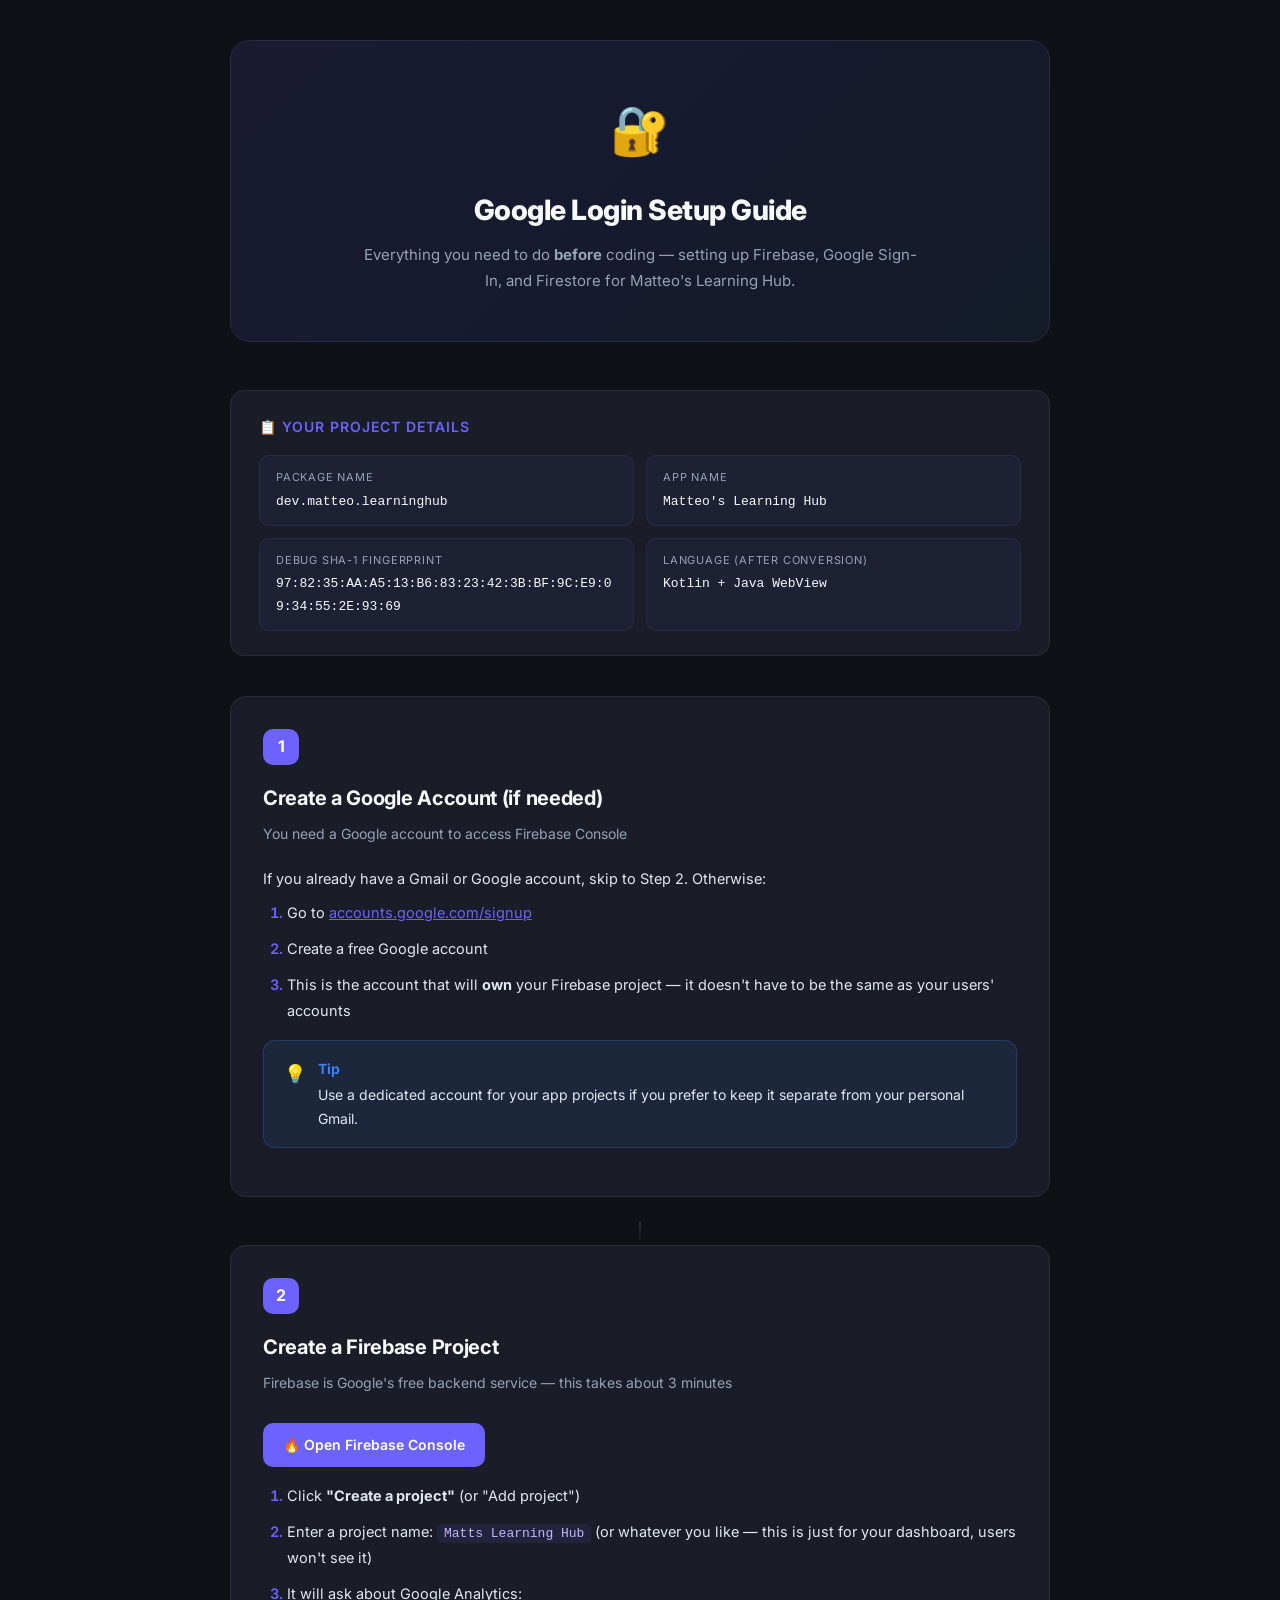
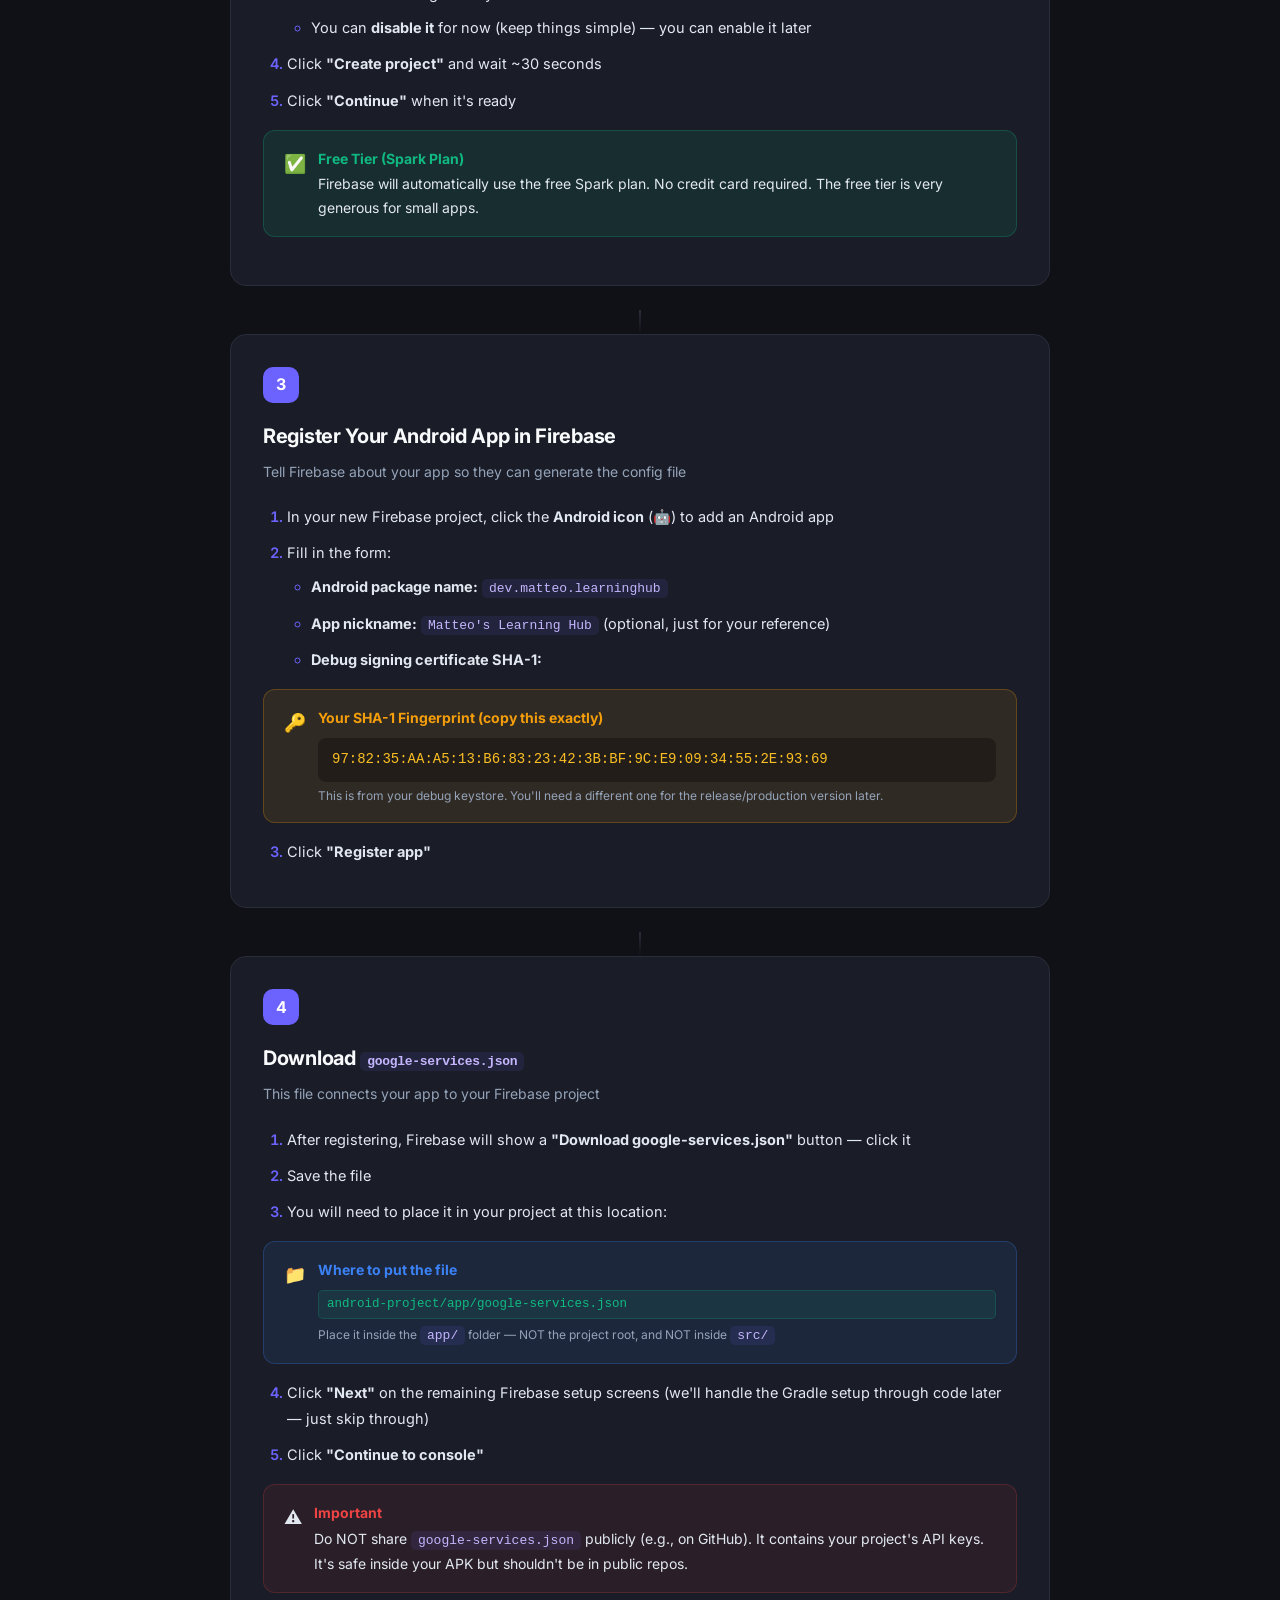
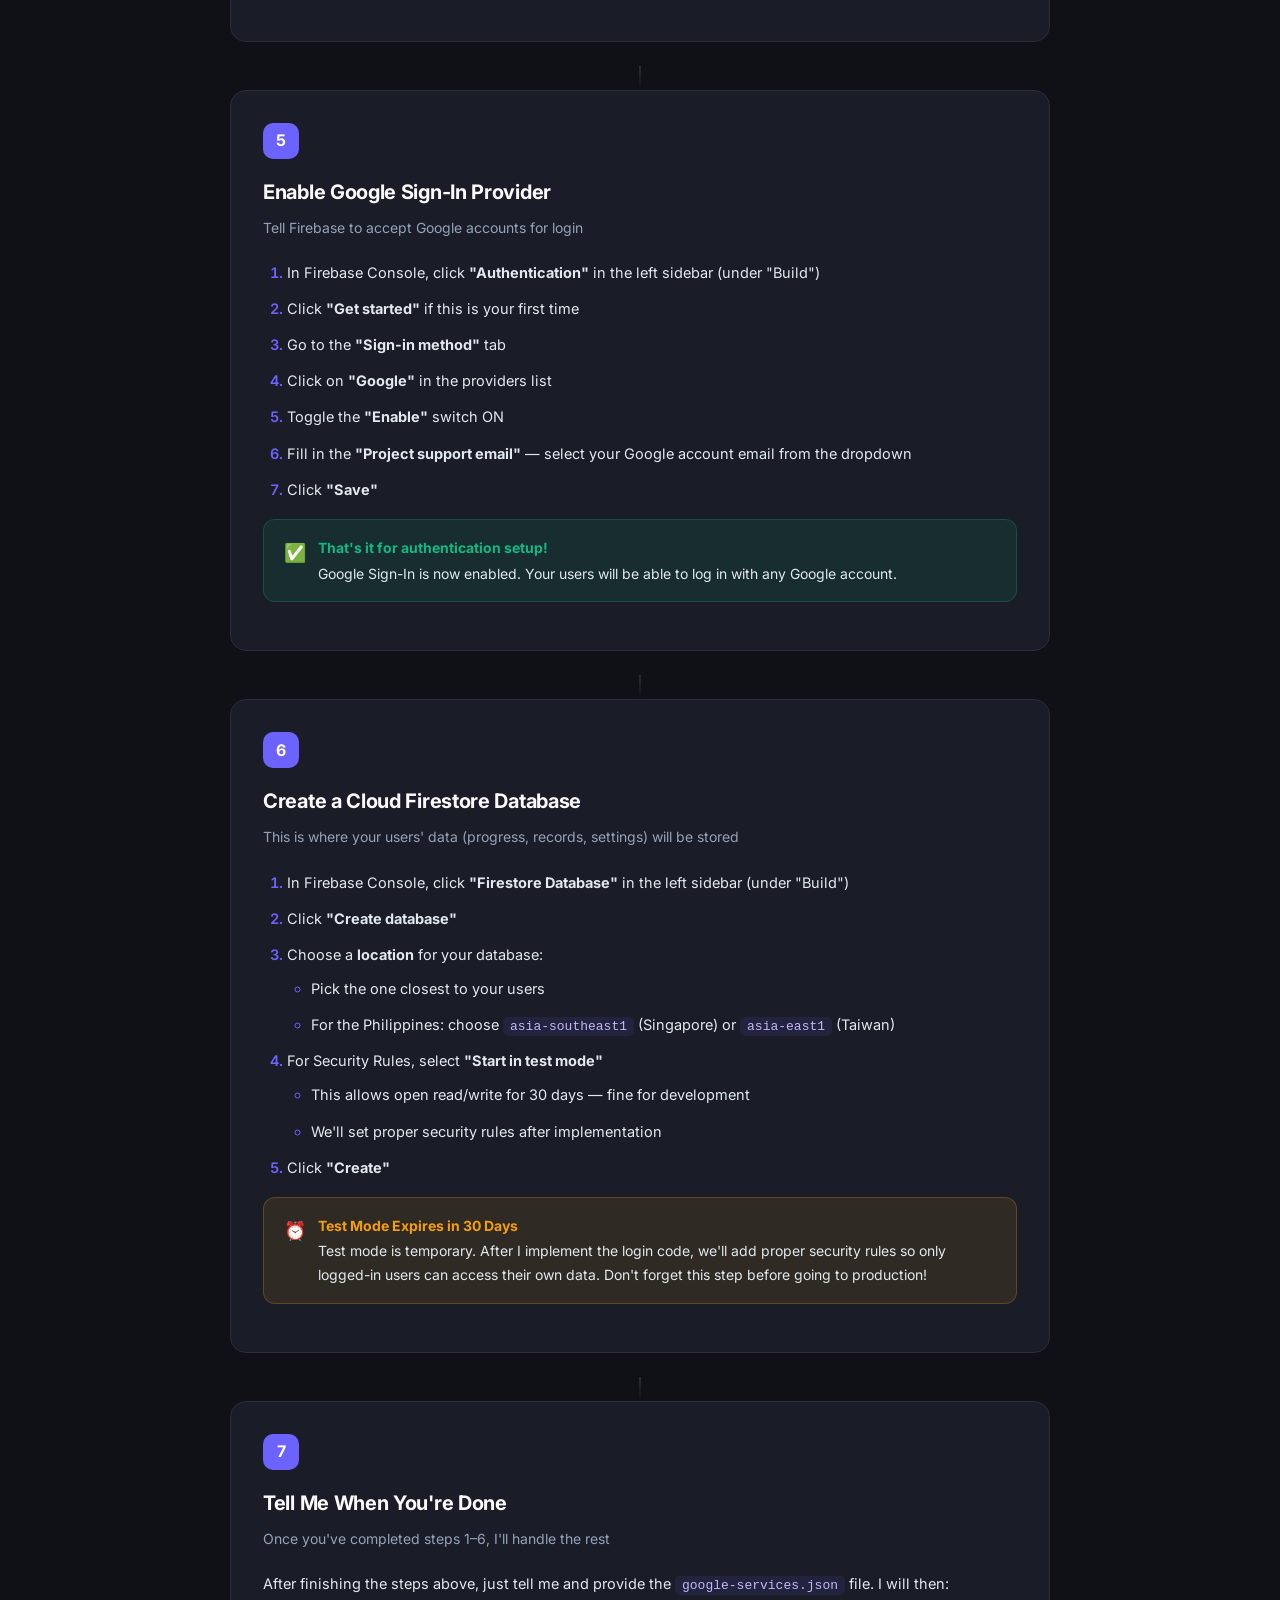
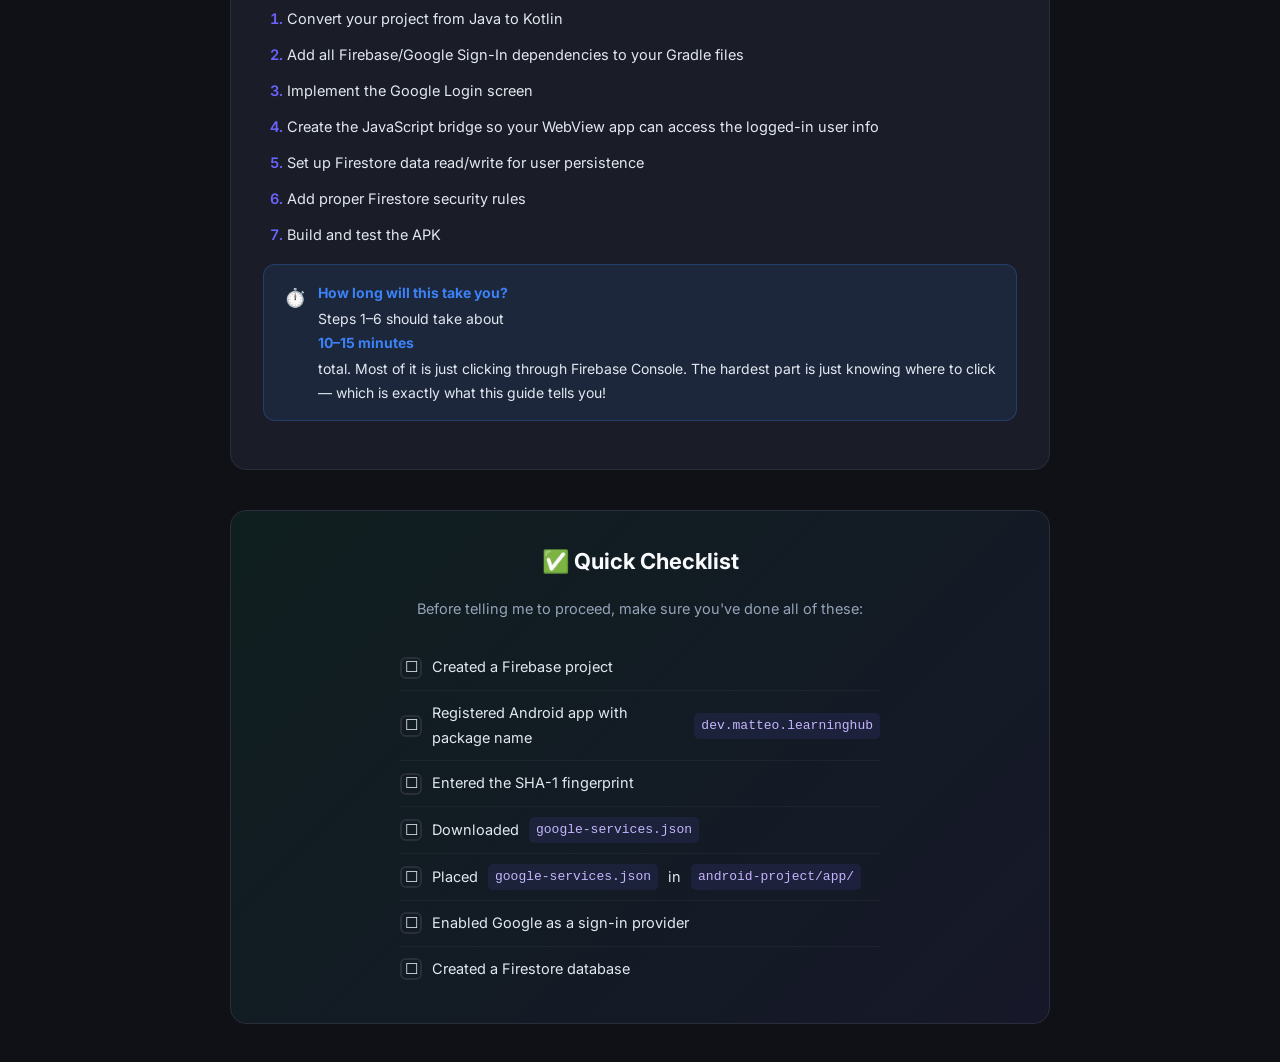
<file: Google_Login_Setup_Guide.html>
<!DOCTYPE html>
<html lang="en">
<head>
    <meta charset="UTF-8">
    <meta name="viewport" content="width=device-width, initial-scale=1.0">
    <title>Google Login Setup Guide — Matteo's Learning Hub</title>
    <link href="https://fonts.googleapis.com/css2?family=Inter:wght@400;500;600;700;800&display=swap" rel="stylesheet">
    <style>
        :root {
            --bg: #0f1117;
            --card: #1a1d27;
            --card-border: #2a2d3a;
            --accent: #6c63ff;
            --accent-glow: rgba(108, 99, 255, 0.15);
            --green: #10b981;
            --green-bg: rgba(16, 185, 129, 0.1);
            --green-border: rgba(16, 185, 129, 0.25);
            --orange: #f59e0b;
            --orange-bg: rgba(245, 158, 11, 0.1);
            --orange-border: rgba(245, 158, 11, 0.25);
            --red: #ef4444;
            --red-bg: rgba(239, 68, 68, 0.08);
            --red-border: rgba(239, 68, 68, 0.2);
            --blue: #3b82f6;
            --blue-bg: rgba(59, 130, 246, 0.1);
            --blue-border: rgba(59, 130, 246, 0.25);
            --text: #e2e8f0;
            --text-dim: #94a3b8;
            --text-bright: #f8fafc;
        }

        * { margin: 0; padding: 0; box-sizing: border-box; }

        body {
            font-family: 'Inter', sans-serif;
            background: var(--bg);
            color: var(--text);
            line-height: 1.7;
            padding: 40px 20px;
        }

        .container {
            max-width: 820px;
            margin: 0 auto;
        }

        /* Header */
        .header {
            text-align: center;
            margin-bottom: 48px;
            padding: 48px 32px;
            background: linear-gradient(135deg, rgba(108,99,255,0.12), rgba(59,130,246,0.08));
            border: 1px solid var(--card-border);
            border-radius: 20px;
        }
        .header-icon {
            font-size: 48px;
            margin-bottom: 16px;
        }
        .header h1 {
            font-size: 28px;
            font-weight: 800;
            color: var(--text-bright);
            margin-bottom: 8px;
            letter-spacing: -0.5px;
        }
        .header p {
            color: var(--text-dim);
            font-size: 15px;
            max-width: 560px;
            margin: 0 auto;
        }

        /* Project Info Box */
        .project-info {
            background: var(--card);
            border: 1px solid var(--card-border);
            border-radius: 14px;
            padding: 24px 28px;
            margin-bottom: 40px;
        }
        .project-info h3 {
            font-size: 14px;
            font-weight: 600;
            text-transform: uppercase;
            letter-spacing: 1px;
            color: var(--accent);
            margin-bottom: 16px;
        }
        .info-grid {
            display: grid;
            grid-template-columns: 1fr 1fr;
            gap: 12px;
        }
        .info-item {
            background: rgba(108,99,255,0.06);
            border: 1px solid rgba(108,99,255,0.12);
            border-radius: 10px;
            padding: 12px 16px;
        }
        .info-label {
            font-size: 11px;
            text-transform: uppercase;
            letter-spacing: 0.8px;
            color: var(--text-dim);
            margin-bottom: 4px;
        }
        .info-value {
            font-family: 'SF Mono', 'Fira Code', monospace;
            font-size: 13px;
            color: var(--text-bright);
            word-break: break-all;
        }

        /* Steps */
        .step {
            background: var(--card);
            border: 1px solid var(--card-border);
            border-radius: 16px;
            padding: 32px;
            margin-bottom: 24px;
            position: relative;
            transition: border-color 0.3s;
        }
        .step:hover {
            border-color: rgba(108,99,255,0.3);
        }

        .step-number {
            display: inline-flex;
            align-items: center;
            justify-content: center;
            width: 36px;
            height: 36px;
            background: var(--accent);
            color: white;
            font-weight: 700;
            font-size: 16px;
            border-radius: 10px;
            margin-bottom: 16px;
        }

        .step h2 {
            font-size: 20px;
            font-weight: 700;
            color: var(--text-bright);
            margin-bottom: 6px;
            letter-spacing: -0.3px;
        }
        .step .subtitle {
            font-size: 14px;
            color: var(--text-dim);
            margin-bottom: 20px;
        }

        .step h3 {
            font-size: 15px;
            font-weight: 600;
            color: var(--text-bright);
            margin: 24px 0 10px 0;
        }

        .step p, .step li {
            font-size: 14.5px;
            color: var(--text);
            line-height: 1.8;
        }

        .step ol, .step ul {
            padding-left: 24px;
            margin: 8px 0;
        }
        .step li {
            margin-bottom: 10px;
        }
        .step li::marker {
            color: var(--accent);
            font-weight: 600;
        }

        /* Inline code */
        code {
            font-family: 'SF Mono', 'Fira Code', 'Consolas', monospace;
            background: rgba(108,99,255,0.1);
            color: #c4b5fd;
            padding: 2px 7px;
            border-radius: 5px;
            font-size: 13px;
        }

        /* Alert Boxes */
        .alert {
            border-radius: 12px;
            padding: 16px 20px;
            margin: 16px 0;
            font-size: 14px;
            display: flex;
            gap: 12px;
            align-items: flex-start;
        }
        .alert-icon {
            font-size: 18px;
            flex-shrink: 0;
            margin-top: 2px;
        }
        .alert-content {
            flex: 1;
        }
        .alert-content strong {
            display: block;
            margin-bottom: 2px;
        }

        .alert-info {
            background: var(--blue-bg);
            border: 1px solid var(--blue-border);
        }
        .alert-info strong { color: var(--blue); }

        .alert-success {
            background: var(--green-bg);
            border: 1px solid var(--green-border);
        }
        .alert-success strong { color: var(--green); }

        .alert-warning {
            background: var(--orange-bg);
            border: 1px solid var(--orange-border);
        }
        .alert-warning strong { color: var(--orange); }

        .alert-danger {
            background: var(--red-bg);
            border: 1px solid var(--red-border);
        }
        .alert-danger strong { color: var(--red); }

        /* Screenshot placeholder */
        .screenshot-hint {
            background: rgba(255,255,255,0.03);
            border: 2px dashed var(--card-border);
            border-radius: 12px;
            padding: 24px;
            text-align: center;
            margin: 16px 0;
            color: var(--text-dim);
            font-size: 13px;
        }
        .screenshot-hint .emoji {
            font-size: 28px;
            margin-bottom: 8px;
            display: block;
        }

        /* Link buttons */
        .link-btn {
            display: inline-flex;
            align-items: center;
            gap: 8px;
            background: var(--accent);
            color: white;
            text-decoration: none;
            padding: 10px 20px;
            border-radius: 10px;
            font-size: 14px;
            font-weight: 600;
            transition: all 0.2s;
            margin: 8px 4px 8px 0;
        }
        .link-btn:hover {
            background: #5b52e0;
            transform: translateY(-1px);
            box-shadow: 0 4px 16px rgba(108,99,255,0.3);
        }

        /* Checklist */
        .checklist {
            list-style: none;
            padding: 0;
            margin: 16px 0;
        }
        .checklist li {
            display: flex;
            align-items: center;
            gap: 10px;
            padding: 10px 0;
            border-bottom: 1px solid rgba(255,255,255,0.04);
            font-size: 14.5px;
        }
        .checklist li:last-child {
            border-bottom: none;
        }
        .check-box {
            width: 22px;
            height: 22px;
            border: 2px solid var(--card-border);
            border-radius: 6px;
            flex-shrink: 0;
            display: flex;
            align-items: center;
            justify-content: center;
            cursor: pointer;
            transition: all 0.2s;
        }
        .check-box:hover {
            border-color: var(--accent);
            background: var(--accent-glow);
        }

        /* Connector line between steps */
        .connector {
            width: 2px;
            height: 24px;
            background: linear-gradient(to bottom, var(--card-border), transparent);
            margin: 0 auto;
        }

        /* File path highlight */
        .file-path {
            background: rgba(16, 185, 129, 0.1);
            border: 1px solid rgba(16, 185, 129, 0.2);
            color: var(--green);
            padding: 3px 8px;
            border-radius: 5px;
            font-family: 'SF Mono', 'Fira Code', monospace;
            font-size: 12.5px;
        }

        /* Summary footer */
        .summary {
            background: linear-gradient(135deg, rgba(16,185,129,0.08), rgba(108,99,255,0.08));
            border: 1px solid var(--card-border);
            border-radius: 16px;
            padding: 32px;
            margin-top: 40px;
            text-align: center;
        }
        .summary h2 {
            font-size: 22px;
            font-weight: 700;
            color: var(--text-bright);
            margin-bottom: 16px;
        }
        .summary p {
            color: var(--text-dim);
            font-size: 14.5px;
            max-width: 500px;
            margin: 0 auto;
        }

        /* Responsive */
        @media (max-width: 600px) {
            .info-grid { grid-template-columns: 1fr; }
            .step { padding: 24px 20px; }
            .header { padding: 32px 20px; }
        }

        /* Numbering within sub-steps */
        .sub-steps { counter-reset: sub; }
        .sub-steps li { counter-increment: sub; }
    </style>
</head>
<body>
    <div class="container">

        <!-- HEADER -->
        <div class="header">
            <div class="header-icon">🔐</div>
            <h1>Google Login Setup Guide</h1>
            <p>Everything you need to do <strong>before</strong> coding — setting up Firebase, Google Sign-In, and Firestore for Matteo's Learning Hub.</p>
        </div>

        <!-- YOUR PROJECT INFO -->
        <div class="project-info">
            <h3>📋 Your Project Details</h3>
            <div class="info-grid">
                <div class="info-item">
                    <div class="info-label">Package Name</div>
                    <div class="info-value">dev.matteo.learninghub</div>
                </div>
                <div class="info-item">
                    <div class="info-label">App Name</div>
                    <div class="info-value">Matteo's Learning Hub</div>
                </div>
                <div class="info-item">
                    <div class="info-label">Debug SHA-1 Fingerprint</div>
                    <div class="info-value">97:82:35:AA:A5:13:B6:83:23:42:3B:BF:9C:E9:09:34:55:2E:93:69</div>
                </div>
                <div class="info-item">
                    <div class="info-label">Language (After Conversion)</div>
                    <div class="info-value">Kotlin + Java WebView</div>
                </div>
            </div>
        </div>

        <!-- STEP 1 -->
        <div class="step">
            <div class="step-number">1</div>
            <h2>Create a Google Account (if needed)</h2>
            <p class="subtitle">You need a Google account to access Firebase Console</p>

            <p>If you already have a Gmail or Google account, skip to Step 2. Otherwise:</p>
            <ol>
                <li>Go to <a href="https://accounts.google.com/signup" style="color: var(--accent);">accounts.google.com/signup</a></li>
                <li>Create a free Google account</li>
                <li>This is the account that will <strong>own</strong> your Firebase project — it doesn't have to be the same as your users' accounts</li>
            </ol>

            <div class="alert alert-info">
                <span class="alert-icon">💡</span>
                <div class="alert-content">
                    <strong>Tip</strong>
                    Use a dedicated account for your app projects if you prefer to keep it separate from your personal Gmail.
                </div>
            </div>
        </div>

        <div class="connector"></div>

        <!-- STEP 2 -->
        <div class="step">
            <div class="step-number">2</div>
            <h2>Create a Firebase Project</h2>
            <p class="subtitle">Firebase is Google's free backend service — this takes about 3 minutes</p>

            <a href="https://console.firebase.google.com/" class="link-btn" target="_blank">🔥 Open Firebase Console</a>

            <ol>
                <li>Click <strong>"Create a project"</strong> (or "Add project")</li>
                <li>Enter a project name: <code>Matts Learning Hub</code> (or whatever you like — this is just for your dashboard, users won't see it)</li>
                <li>It will ask about Google Analytics:
                    <ul>
                        <li>You can <strong>disable it</strong> for now (keep things simple) — you can enable it later</li>
                    </ul>
                </li>
                <li>Click <strong>"Create project"</strong> and wait ~30 seconds</li>
                <li>Click <strong>"Continue"</strong> when it's ready</li>
            </ol>

            <div class="alert alert-success">
                <span class="alert-icon">✅</span>
                <div class="alert-content">
                    <strong>Free Tier (Spark Plan)</strong>
                    Firebase will automatically use the free Spark plan. No credit card required. The free tier is very generous for small apps.
                </div>
            </div>
        </div>

        <div class="connector"></div>

        <!-- STEP 3 -->
        <div class="step">
            <div class="step-number">3</div>
            <h2>Register Your Android App in Firebase</h2>
            <p class="subtitle">Tell Firebase about your app so they can generate the config file</p>

            <ol>
                <li>In your new Firebase project, click the <strong>Android icon</strong> (🤖) to add an Android app</li>
                <li>Fill in the form:
                    <ul>
                        <li><strong>Android package name:</strong> <code>dev.matteo.learninghub</code></li>
                        <li><strong>App nickname:</strong> <code>Matteo's Learning Hub</code> (optional, just for your reference)</li>
                        <li><strong>Debug signing certificate SHA-1:</strong></li>
                    </ul>
                </li>
            </ol>

            <div class="alert alert-warning">
                <span class="alert-icon">🔑</span>
                <div class="alert-content">
                    <strong>Your SHA-1 Fingerprint (copy this exactly)</strong>
                    <code style="display: block; margin-top: 8px; padding: 10px 14px; background: rgba(0,0,0,0.3); border-radius: 8px; font-size: 14px; user-select: all; color: #fbbf24;">97:82:35:AA:A5:13:B6:83:23:42:3B:BF:9C:E9:09:34:55:2E:93:69</code>
                    <span style="font-size: 12px; color: var(--text-dim); margin-top: 4px; display: block;">This is from your debug keystore. You'll need a different one for the release/production version later.</span>
                </div>
            </div>

            <ol start="3">
                <li>Click <strong>"Register app"</strong></li>
            </ol>
        </div>

        <div class="connector"></div>

        <!-- STEP 4 -->
        <div class="step">
            <div class="step-number">4</div>
            <h2>Download <code>google-services.json</code></h2>
            <p class="subtitle">This file connects your app to your Firebase project</p>

            <ol>
                <li>After registering, Firebase will show a <strong>"Download google-services.json"</strong> button — click it</li>
                <li>Save the file</li>
                <li>You will need to place it in your project at this location:</li>
            </ol>

            <div class="alert alert-info">
                <span class="alert-icon">📁</span>
                <div class="alert-content">
                    <strong>Where to put the file</strong>
                    <span class="file-path" style="display: block; margin-top: 8px;">android-project/app/google-services.json</span>
                    <span style="font-size: 12px; color: var(--text-dim); display: block; margin-top: 6px;">Place it inside the <code>app/</code> folder — NOT the project root, and NOT inside <code>src/</code></span>
                </div>
            </div>

            <ol start="4">
                <li>Click <strong>"Next"</strong> on the remaining Firebase setup screens (we'll handle the Gradle setup through code later — just skip through)</li>
                <li>Click <strong>"Continue to console"</strong></li>
            </ol>

            <div class="alert alert-danger">
                <span class="alert-icon">⚠️</span>
                <div class="alert-content">
                    <strong>Important</strong>
                    Do NOT share <code>google-services.json</code> publicly (e.g., on GitHub). It contains your project's API keys. It's safe inside your APK but shouldn't be in public repos.
                </div>
            </div>
        </div>

        <div class="connector"></div>

        <!-- STEP 5 -->
        <div class="step">
            <div class="step-number">5</div>
            <h2>Enable Google Sign-In Provider</h2>
            <p class="subtitle">Tell Firebase to accept Google accounts for login</p>

            <ol>
                <li>In Firebase Console, click <strong>"Authentication"</strong> in the left sidebar (under "Build")</li>
                <li>Click <strong>"Get started"</strong> if this is your first time</li>
                <li>Go to the <strong>"Sign-in method"</strong> tab</li>
                <li>Click on <strong>"Google"</strong> in the providers list</li>
                <li>Toggle the <strong>"Enable"</strong> switch ON</li>
                <li>Fill in the <strong>"Project support email"</strong> — select your Google account email from the dropdown</li>
                <li>Click <strong>"Save"</strong></li>
            </ol>

            <div class="alert alert-success">
                <span class="alert-icon">✅</span>
                <div class="alert-content">
                    <strong>That's it for authentication setup!</strong>
                    Google Sign-In is now enabled. Your users will be able to log in with any Google account.
                </div>
            </div>
        </div>

        <div class="connector"></div>

        <!-- STEP 6 -->
        <div class="step">
            <div class="step-number">6</div>
            <h2>Create a Cloud Firestore Database</h2>
            <p class="subtitle">This is where your users' data (progress, records, settings) will be stored</p>

            <ol>
                <li>In Firebase Console, click <strong>"Firestore Database"</strong> in the left sidebar (under "Build")</li>
                <li>Click <strong>"Create database"</strong></li>
                <li>Choose a <strong>location</strong> for your database:
                    <ul>
                        <li>Pick the one closest to your users</li>
                        <li>For the Philippines: choose <code>asia-southeast1</code> (Singapore) or <code>asia-east1</code> (Taiwan)</li>
                    </ul>
                </li>
                <li>For Security Rules, select <strong>"Start in test mode"</strong>
                    <ul>
                        <li>This allows open read/write for 30 days — fine for development</li>
                        <li>We'll set proper security rules after implementation</li>
                    </ul>
                </li>
                <li>Click <strong>"Create"</strong></li>
            </ol>

            <div class="alert alert-warning">
                <span class="alert-icon">⏰</span>
                <div class="alert-content">
                    <strong>Test Mode Expires in 30 Days</strong>
                    Test mode is temporary. After I implement the login code, we'll add proper security rules so only logged-in users can access their own data. Don't forget this step before going to production!
                </div>
            </div>
        </div>

        <div class="connector"></div>

        <!-- STEP 7 -->
        <div class="step">
            <div class="step-number">7</div>
            <h2>Tell Me When You're Done</h2>
            <p class="subtitle">Once you've completed steps 1–6, I'll handle the rest</p>

            <p>After finishing the steps above, just tell me and provide the <code>google-services.json</code> file. I will then:</p>

            <ol>
                <li>Convert your project from Java to Kotlin</li>
                <li>Add all Firebase/Google Sign-In dependencies to your Gradle files</li>
                <li>Implement the Google Login screen</li>
                <li>Create the JavaScript bridge so your WebView app can access the logged-in user info</li>
                <li>Set up Firestore data read/write for user persistence</li>
                <li>Add proper Firestore security rules</li>
                <li>Build and test the APK</li>
            </ol>

            <div class="alert alert-info">
                <span class="alert-icon">⏱️</span>
                <div class="alert-content">
                    <strong>How long will this take you?</strong>
                    Steps 1–6 should take about <strong>10–15 minutes</strong> total. Most of it is just clicking through Firebase Console. The hardest part is just knowing where to click — which is exactly what this guide tells you!
                </div>
            </div>
        </div>

        <!-- CHECKLIST -->
        <div class="summary">
            <h2>✅ Quick Checklist</h2>
            <p style="margin-bottom: 24px;">Before telling me to proceed, make sure you've done all of these:</p>

            <ul class="checklist" style="text-align: left; max-width: 480px; margin: 0 auto;">
                <li><span class="check-box">☐</span> Created a Firebase project</li>
                <li><span class="check-box">☐</span> Registered Android app with package name <code>dev.matteo.learninghub</code></li>
                <li><span class="check-box">☐</span> Entered the SHA-1 fingerprint</li>
                <li><span class="check-box">☐</span> Downloaded <code>google-services.json</code></li>
                <li><span class="check-box">☐</span> Placed <code>google-services.json</code> in <code>android-project/app/</code></li>
                <li><span class="check-box">☐</span> Enabled Google as a sign-in provider</li>
                <li><span class="check-box">☐</span> Created a Firestore database</li>
            </ul>
        </div>

    </div>
</body>
</html>
</file>
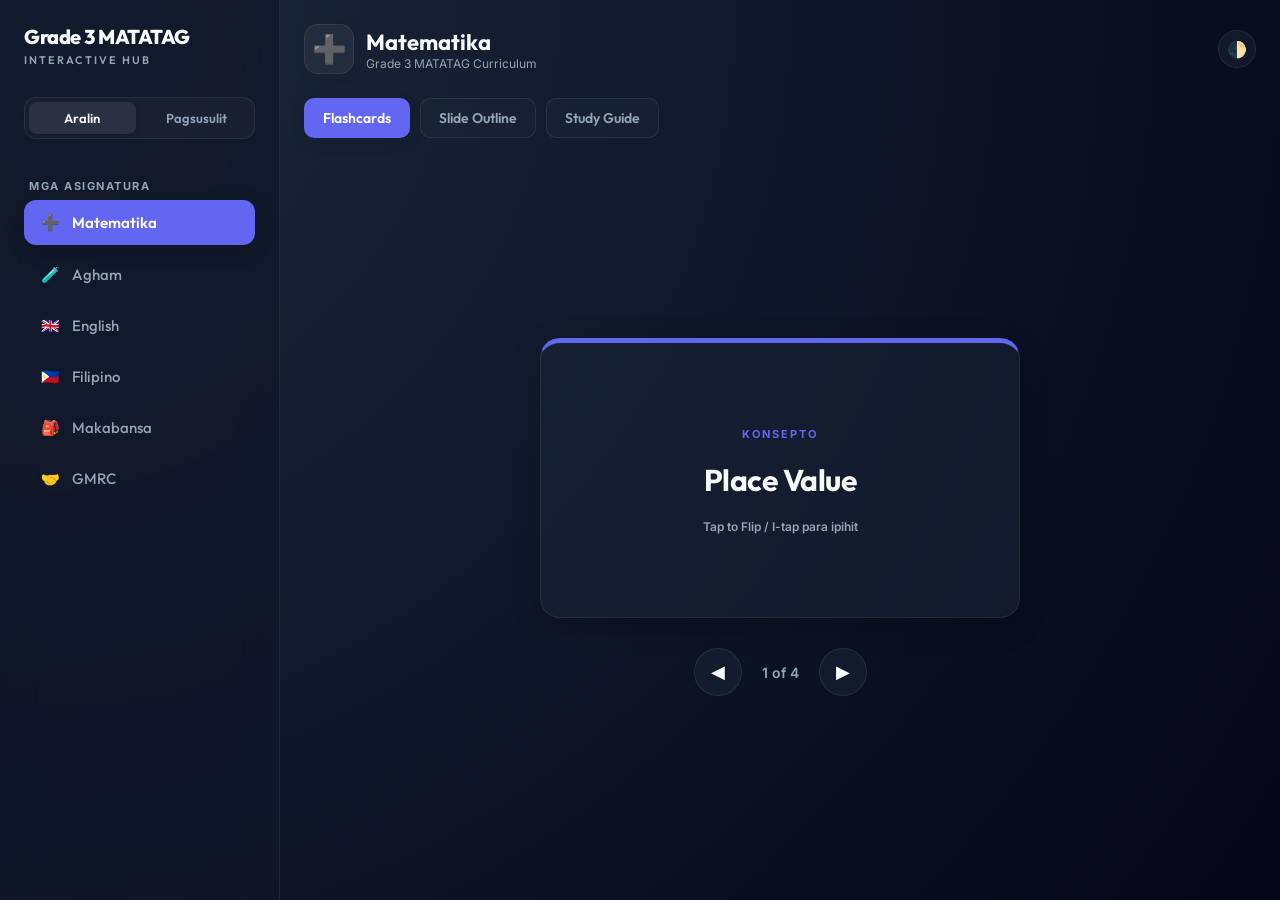
<file: grade_3_matatag_hub.html>
<!DOCTYPE html>
<html lang="fil">
<head>
  <meta charset="UTF-8">
  <meta name="viewport" content="width=device-width, initial-scale=1.0, maximum-scale=1.0, user-scalable=no">
  <title>Grade 3 MATATAG Interactive Hub</title>
  
  <!-- Google Fonts: Outfit for headers, Inter for body -->
  <link rel="preconnect" href="https://fonts.googleapis.com">
  <link rel="preconnect" href="https://fonts.gstatic.com" crossorigin>
  <link href="https://fonts.googleapis.com/css2?family=Inter:wght@300;400;500;600;700&family=Outfit:wght@400;500;600;700;800&display=swap" rel="stylesheet">
  
  <style>
    /* CSS DESIGN SYSTEM & VARIABLES */
    :root {
      /* Base Colors (Dark Theme Default) */
      --bg-gradient: radial-gradient(circle at top left, #1e293b, #0f172a, #020617);
      --bg-card: rgba(30, 41, 59, 0.45);
      --border-card: rgba(255, 255, 255, 0.08);
      --text-main: #f8fafc;
      --text-muted: #94a3b8;
      --text-translation: #38bdf8; /* Sky blue for English helper translation */
      --sidebar-bg: rgba(15, 23, 42, 0.8);
      
      /* Component States */
      --correct: #10b981;
      --incorrect: #ef4444;
      --accent: #6366f1;
      --accent-hover: #4f46e5;
      
      /* Subject Specific Colors (Glow/Theme highlights) */
      --sub-math: #06b6d4;      /* Teal */
      --sub-science: #10b981;   /* Emerald */
      --sub-english: #a855f7;   /* Purple */
      --sub-filipino: #f43f5e;  /* Rose */
      --sub-makabansa: #3b82f6;  /* Royal Blue */
      --sub-gmrc: #eab308;      /* Gold */
      
      --glow-color: var(--accent);
      --active-subject-color: var(--accent);
      
      --safe-padding: 24px;
      --card-radius: 20px;
    }

    /* Light Mode Adjustments */
    body.light-mode {
      --bg-gradient: radial-gradient(circle at top left, #f8fafc, #f1f5f9, #e2e8f0);
      --bg-card: rgba(255, 255, 255, 0.75);
      --border-card: rgba(0, 0, 0, 0.08);
      --text-main: #0f172a;
      --text-muted: #64748b;
      --text-translation: #0284c7; /* Darker blue for light mode reading */
      --sidebar-bg: rgba(255, 255, 255, 0.9);
      --glow-color: rgba(99, 102, 241, 0.3);
    }

    /* Global Resets & Tablet Optimizations */
    * {
      box-sizing: border-box;
      margin: 0;
      padding: 0;
      -webkit-tap-highlight-color: transparent;
      user-select: none;
    }

    body {
      font-family: 'Inter', sans-serif;
      background: var(--bg-gradient);
      color: var(--text-main);
      min-height: 100vh;
      display: flex;
      overflow-x: hidden;
      transition: background 0.4s ease, color 0.4s ease;
    }

    /* Custom Scrollbar */
    ::-webkit-scrollbar {
      width: 8px;
      height: 8px;
    }
    ::-webkit-scrollbar-track {
      background: transparent;
    }
    ::-webkit-scrollbar-thumb {
      background: rgba(148, 163, 184, 0.3);
      border-radius: 4px;
    }
    ::-webkit-scrollbar-thumb:hover {
      background: rgba(148, 163, 184, 0.5);
    }

    /* Side Navigation (Optimized for 11" Android Tablet Landscape) */
    nav.sidebar {
      width: 280px;
      background: var(--sidebar-bg);
      border-right: 1px solid var(--border-card);
      backdrop-filter: blur(20px);
      display: flex;
      flex-direction: column;
      height: 100vh;
      position: sticky;
      top: 0;
      flex-shrink: 0;
      z-index: 100;
      padding: var(--safe-padding);
      transition: background 0.4s, border 0.4s;
    }

    .brand-title {
      font-family: 'Outfit', sans-serif;
      font-size: 20px;
      font-weight: 800;
      letter-spacing: -0.5px;
      margin-bottom: 30px;
      display: flex;
      flex-direction: column;
    }

    .brand-subtitle {
      font-size: 11px;
      text-transform: uppercase;
      letter-spacing: 2px;
      color: var(--text-muted);
      margin-top: 4px;
      font-weight: 600;
    }

    .nav-section-title {
      font-size: 11px;
      text-transform: uppercase;
      letter-spacing: 1.5px;
      color: var(--text-muted);
      margin: 15px 0 8px 5px;
      font-weight: 700;
    }

    .nav-btn {
      width: 100%;
      background: transparent;
      border: 1px solid transparent;
      color: var(--text-muted);
      padding: 12px 16px;
      border-radius: 12px;
      text-align: left;
      font-family: 'Outfit', sans-serif;
      font-size: 15px;
      font-weight: 500;
      cursor: pointer;
      display: flex;
      align-items: center;
      gap: 12px;
      margin-bottom: 6px;
      transition: all 0.3s cubic-bezier(0.4, 0, 0.2, 1);
    }

    .nav-btn:hover {
      background: rgba(255, 255, 255, 0.05);
      color: var(--text-main);
    }

    .nav-btn.active {
      background: var(--active-subject-color);
      color: #fff;
      font-weight: 600;
      box-shadow: 0 4px 20px rgba(0, 0, 0, 0.15);
      transform: translateY(-1px);
    }

    .mode-selector {
      display: grid;
      grid-template-columns: 1fr 1fr;
      gap: 8px;
      background: rgba(255, 255, 255, 0.03);
      border: 1px solid var(--border-card);
      padding: 4px;
      border-radius: 12px;
      margin-bottom: 25px;
    }

    .mode-btn {
      padding: 8px;
      font-family: 'Outfit', sans-serif;
      font-size: 13px;
      font-weight: 600;
      border: none;
      background: transparent;
      color: var(--text-muted);
      border-radius: 8px;
      cursor: pointer;
      text-align: center;
      transition: all 0.2s ease;
    }

    .mode-btn.active {
      background: rgba(255, 255, 255, 0.08);
      color: var(--text-main);
      box-shadow: 0 2px 8px rgba(0, 0, 0, 0.1);
    }

    body.light-mode .mode-btn.active {
      background: rgba(0, 0, 0, 0.05);
    }

    /* Main Content Area */
    main.content {
      flex: 1;
      display: flex;
      flex-direction: column;
      padding: var(--safe-padding);
      height: 100vh;
      overflow-y: auto;
    }

    /* Top Control bar */
    .top-controls {
      display: flex;
      justify-content: space-between;
      align-items: center;
      margin-bottom: 24px;
      flex-shrink: 0;
    }

    .subject-header {
      display: flex;
      align-items: center;
      gap: 12px;
    }

    .subject-icon {
      font-size: 28px;
      width: 50px;
      height: 50px;
      border-radius: 14px;
      background: rgba(255, 255, 255, 0.05);
      display: flex;
      align-items: center;
      justify-content: center;
      border: 1px solid var(--border-card);
      box-shadow: 0 4px 12px rgba(0, 0, 0, 0.05);
    }

    .subject-title-wrapper h1 {
      font-family: 'Outfit', sans-serif;
      font-size: 22px;
      font-weight: 700;
    }

    .subject-title-wrapper p {
      font-size: 12px;
      color: var(--text-muted);
    }

    .action-toggles {
      display: flex;
      align-items: center;
      gap: 12px;
    }

    /* Beautiful Premium Toggle Switches */
    .toggle-container {
      display: flex;
      align-items: center;
      gap: 8px;
      background: var(--bg-card);
      border: 1px solid var(--border-card);
      padding: 8px 14px;
      border-radius: 50px;
      cursor: pointer;
      transition: all 0.3s;
      font-size: 13px;
      font-weight: 600;
    }

    .toggle-container input {
      display: none;
    }

    .toggle-slider {
      width: 34px;
      height: 18px;
      background: rgba(255, 255, 255, 0.1);
      border-radius: 20px;
      position: relative;
      transition: background 0.3s;
    }

    body.light-mode .toggle-slider {
      background: rgba(0, 0, 0, 0.1);
    }

    .toggle-slider::before {
      content: '';
      position: absolute;
      width: 14px;
      height: 14px;
      left: 2px;
      bottom: 2px;
      background: #fff;
      border-radius: 50px;
      transition: transform 0.3s;
      box-shadow: 0 1px 4px rgba(0, 0, 0, 0.2);
    }

    .toggle-container input:checked + .toggle-slider {
      background: var(--active-subject-color);
    }

    .toggle-container input:checked + .toggle-slider::before {
      transform: translateX(16px);
    }

    .theme-toggle-btn {
      width: 38px;
      height: 38px;
      border-radius: 50px;
      background: var(--bg-card);
      border: 1px solid var(--border-card);
      color: var(--text-main);
      display: flex;
      align-items: center;
      justify-content: center;
      font-size: 16px;
      cursor: pointer;
      transition: all 0.3s;
    }

    .theme-toggle-btn:hover {
      transform: scale(1.05);
    }

    /* Sub-Mode Selector (For Flashcards, Slides, Study Guides) */
    .sub-mode-bar {
      display: flex;
      gap: 10px;
      margin-bottom: 20px;
      flex-shrink: 0;
    }

    .sub-mode-btn {
      padding: 10px 18px;
      border-radius: 10px;
      font-family: 'Outfit', sans-serif;
      font-size: 14px;
      font-weight: 600;
      cursor: pointer;
      background: var(--bg-card);
      border: 1px solid var(--border-card);
      color: var(--text-muted);
      transition: all 0.3s;
    }

    .sub-mode-btn.active {
      background: var(--active-subject-color);
      color: #fff;
      border-color: transparent;
      box-shadow: 0 4px 15px rgba(0, 0, 0, 0.1);
    }

    /* Dynamic Body Area */
    .view-container {
      flex: 1;
      display: flex;
      flex-direction: column;
      animation: fadeIn 0.4s cubic-bezier(0.4, 0, 0.2, 1);
    }

    /* BILINGUAL TRANSLATION CLASSES */
    .fil-phrase {
      border-bottom: 1.5px dashed rgba(56, 189, 248, 0.4);
      cursor: help;
      position: relative;
    }

    .fil-phrase::after {
      content: attr(data-translation);
      position: absolute;
      bottom: 100%;
      left: 50%;
      transform: translateX(-50%) translateY(-6px);
      background: #0f172a;
      color: #38bdf8;
      font-size: 12px;
      font-weight: 500;
      padding: 4px 8px;
      border-radius: 6px;
      white-space: nowrap;
      pointer-events: none;
      opacity: 0;
      transition: all 0.2s ease;
      box-shadow: 0 4px 12px rgba(0,0,0,0.3);
      border: 1px solid rgba(255,255,255,0.1);
      z-index: 10;
    }

    .fil-phrase:hover::after {
      opacity: 1;
      transform: translateX(-50%) translateY(-2px);
    }

    .fil-sentence::after {
      content: attr(data-translation);
      display: block;
      font-size: 13px;
      font-style: italic;
      color: var(--text-translation);
      margin-top: 6px;
      opacity: 0;
      max-height: 0;
      overflow: hidden;
      transition: all 0.3s ease;
    }

    body.show-translation .fil-sentence::after {
      opacity: 0.9;
      max-height: 80px;
    }

    /* VIEW 1: FLASHCARDS */
    .flashcard-area {
      display: flex;
      flex-direction: column;
      align-items: center;
      justify-content: center;
      flex: 1;
      gap: 30px;
    }

    .card-viewport {
      width: 480px;
      height: 280px;
      perspective: 1000px;
      cursor: pointer;
    }

    .flashcard {
      width: 100%;
      height: 100%;
      position: relative;
      transform-style: preserve-3d;
      transition: transform 0.6s cubic-bezier(0.4, 0, 0.2, 1);
      border-radius: var(--card-radius);
      box-shadow: 0 8px 30px rgba(0, 0, 0, 0.2);
    }

    .flashcard.flipped {
      transform: rotateY(180deg);
    }

    .card-side {
      position: absolute;
      width: 100%;
      height: 100%;
      backface-visibility: hidden;
      border-radius: var(--card-radius);
      border: 1px solid var(--border-card);
      display: flex;
      flex-direction: column;
      justify-content: center;
      align-items: center;
      padding: 30px;
      text-align: center;
    }

    .card-front {
      background: var(--bg-card);
      border-top: 5px solid var(--active-subject-color);
    }

    .card-back {
      background: var(--bg-card);
      transform: rotateY(180deg);
      border-top: 5px solid var(--active-subject-color);
    }

    .card-tag {
      font-size: 11px;
      text-transform: uppercase;
      letter-spacing: 2px;
      color: var(--active-subject-color);
      font-weight: 700;
      margin-bottom: 20px;
    }

    .card-front h2 {
      font-family: 'Outfit', sans-serif;
      font-size: 30px;
      font-weight: 700;
      letter-spacing: -0.5px;
    }

    .card-back p {
      font-size: 18px;
      line-height: 1.6;
      font-weight: 500;
    }

    .card-controls {
      display: flex;
      align-items: center;
      gap: 20px;
    }

    .card-btn {
      width: 48px;
      height: 48px;
      border-radius: 50px;
      border: 1px solid var(--border-card);
      background: var(--bg-card);
      color: var(--text-main);
      display: flex;
      align-items: center;
      justify-content: center;
      font-size: 18px;
      cursor: pointer;
      transition: all 0.3s;
    }

    .card-btn:hover {
      background: var(--active-subject-color);
      color: #fff;
      border-color: transparent;
      transform: scale(1.05);
    }

    .card-indicator {
      font-size: 14px;
      color: var(--text-muted);
      font-weight: 600;
    }

    /* VIEW 2: SLIDE OUTLINE */
    .slides-area {
      display: flex;
      flex-direction: column;
      flex: 1;
      background: var(--bg-card);
      border: 1px solid var(--border-card);
      border-radius: var(--card-radius);
      padding: 30px;
      box-shadow: 0 4px 20px rgba(0,0,0,0.1);
    }

    .slide-progress {
      width: 100%;
      height: 6px;
      background: rgba(255, 255, 255, 0.05);
      border-radius: 10px;
      margin-bottom: 24px;
      overflow: hidden;
    }

    body.light-mode .slide-progress {
      background: rgba(0, 0, 0, 0.05);
    }

    .slide-progress-bar {
      height: 100%;
      background: var(--active-subject-color);
      width: 0%;
      transition: width 0.3s ease;
    }

    .slide-content {
      flex: 1;
      display: flex;
      flex-direction: column;
      justify-content: center;
      animation: fadeIn 0.3s;
    }

    .slide-content h2 {
      font-family: 'Outfit', sans-serif;
      font-size: 26px;
      margin-bottom: 20px;
      color: var(--active-subject-color);
    }

    .slide-content ul {
      list-style-type: none;
    }

    .slide-content li {
      font-size: 17px;
      line-height: 1.6;
      margin-bottom: 12px;
      display: flex;
      align-items: flex-start;
      gap: 10px;
    }

    .slide-content li::before {
      content: '✦';
      color: var(--active-subject-color);
    }

    .slide-controls {
      display: flex;
      justify-content: space-between;
      align-items: center;
      margin-top: 30px;
      border-top: 1px solid var(--border-card);
      padding-top: 20px;
    }

    .slide-action-btn {
      padding: 10px 20px;
      border-radius: 10px;
      border: 1px solid var(--border-card);
      background: rgba(255, 255, 255, 0.03);
      color: var(--text-main);
      cursor: pointer;
      font-family: 'Outfit', sans-serif;
      font-size: 14px;
      font-weight: 600;
      transition: all 0.3s;
      display: flex;
      align-items: center;
      gap: 8px;
    }

    .slide-action-btn:hover {
      background: var(--active-subject-color);
      color: #fff;
      border-color: transparent;
    }

    /* VIEW 3: STUDY GUIDES */
    .study-guide-area {
      background: var(--bg-card);
      border: 1px solid var(--border-card);
      border-radius: var(--card-radius);
      padding: 40px;
      box-shadow: 0 4px 20px rgba(0,0,0,0.1);
      line-height: 1.8;
      overflow-y: auto;
    }

    .study-guide-area h2 {
      font-family: 'Outfit', sans-serif;
      font-size: 26px;
      margin-bottom: 24px;
      border-bottom: 2px solid var(--border-card);
      padding-bottom: 12px;
      color: var(--active-subject-color);
    }

    .study-guide-area h3 {
      font-family: 'Outfit', sans-serif;
      font-size: 18px;
      margin-top: 24px;
      margin-bottom: 12px;
    }

    .study-guide-area p {
      font-size: 15px;
      color: var(--text-main);
      margin-bottom: 15px;
    }

    .study-guide-area ul, .study-guide-area ol {
      margin-left: 20px;
      margin-bottom: 20px;
      font-size: 15px;
    }

    .study-guide-area li {
      margin-bottom: 8px;
    }

    /* VIEW 4: QUIZ EXAM */
    .quiz-container {
      display: flex;
      flex-direction: column;
      flex: 1;
      gap: 20px;
    }

    .quiz-card {
      background: var(--bg-card);
      border: 1px solid var(--border-card);
      border-radius: var(--card-radius);
      padding: 30px;
      box-shadow: 0 4px 20px rgba(0,0,0,0.1);
    }

    .quiz-progress {
      display: flex;
      justify-content: space-between;
      align-items: center;
      margin-bottom: 20px;
      font-size: 13px;
      font-weight: 600;
      color: var(--text-muted);
    }

    .question-box {
      font-size: 18px;
      font-weight: 600;
      line-height: 1.5;
      margin-bottom: 24px;
    }

    .choices-grid {
      display: grid;
      grid-template-columns: 1fr;
      gap: 12px;
    }

    .choice-btn {
      width: 100%;
      background: rgba(255, 255, 255, 0.02);
      border: 1px solid var(--border-card);
      padding: 16px 20px;
      border-radius: 12px;
      color: var(--text-main);
      text-align: left;
      font-size: 15px;
      font-weight: 500;
      cursor: pointer;
      transition: all 0.2s ease;
      display: flex;
      justify-content: space-between;
      align-items: center;
    }

    body.light-mode .choice-btn {
      background: rgba(0, 0, 0, 0.01);
    }

    .choice-btn:hover {
      background: rgba(255, 255, 255, 0.06);
      border-color: var(--active-subject-color);
      transform: translateX(4px);
    }

    body.light-mode .choice-btn:hover {
      background: rgba(0, 0, 0, 0.03);
    }

    .choice-btn.correct {
      background: rgba(16, 185, 129, 0.15);
      border-color: var(--correct);
      color: var(--correct);
      font-weight: 600;
    }

    .choice-btn.incorrect {
      background: rgba(239, 68, 68, 0.15);
      border-color: var(--incorrect);
      color: var(--incorrect);
    }

    /* Fill in the Blanks Inputs */
    .blank-input-wrapper {
      margin-top: 15px;
      display: flex;
      gap: 10px;
    }

    .blank-input {
      flex: 1;
      padding: 14px 20px;
      border-radius: 12px;
      border: 1px solid var(--border-card);
      background: rgba(255, 255, 255, 0.03);
      color: var(--text-main);
      font-size: 16px;
      outline: none;
      transition: all 0.3s;
    }

    .blank-input:focus {
      border-color: var(--active-subject-color);
      background: rgba(255, 255, 255, 0.06);
    }

    .blank-submit-btn {
      padding: 14px 24px;
      border-radius: 12px;
      border: none;
      background: var(--active-subject-color);
      color: #fff;
      font-weight: 600;
      font-size: 15px;
      cursor: pointer;
      transition: all 0.3s;
    }

    .blank-submit-btn:hover {
      transform: scale(1.02);
    }

    /* Performance Tasks Display */
    .performance-task-card {
      background: var(--bg-card);
      border: 1px solid var(--border-card);
      border-radius: var(--card-radius);
      padding: 30px;
      box-shadow: 0 4px 20px rgba(0,0,0,0.1);
    }

    .performance-title {
      font-family: 'Outfit', sans-serif;
      font-size: 20px;
      font-weight: 700;
      color: var(--active-subject-color);
      margin-bottom: 12px;
    }

    .performance-desc {
      font-size: 15px;
      line-height: 1.6;
      margin-bottom: 20px;
    }

    .checklist-section {
      margin-top: 20px;
    }

    .checklist-title {
      font-size: 14px;
      text-transform: uppercase;
      letter-spacing: 1.5px;
      font-weight: 700;
      color: var(--text-muted);
      margin-bottom: 12px;
    }

    .checklist-item {
      display: flex;
      align-items: center;
      gap: 12px;
      padding: 12px 16px;
      border-radius: 10px;
      background: rgba(255, 255, 255, 0.02);
      border: 1px solid var(--border-card);
      margin-bottom: 8px;
      cursor: pointer;
      transition: all 0.3s;
    }

    .checklist-item.checked {
      border-color: var(--correct);
      background: rgba(16, 185, 129, 0.05);
    }

    .checkbox-icon {
      width: 20px;
      height: 20px;
      border-radius: 6px;
      border: 2px solid var(--border-card);
      display: flex;
      align-items: center;
      justify-content: center;
      font-size: 12px;
      color: transparent;
      transition: all 0.2s;
    }

    .checklist-item.checked .checkbox-icon {
      background: var(--correct);
      border-color: var(--correct);
      color: #fff;
    }

    .rubrics-score-board {
      margin-top: 25px;
      border-top: 1px solid var(--border-card);
      padding-top: 20px;
      display: flex;
      flex-direction: column;
      gap: 15px;
    }

    .rubric-row {
      display: flex;
      justify-content: space-between;
      align-items: center;
    }

    .rubric-label {
      font-weight: 600;
      font-size: 14px;
    }

    .star-rating {
      display: flex;
      gap: 6px;
    }

    .star-btn {
      font-size: 22px;
      color: var(--text-muted);
      cursor: pointer;
      transition: transform 0.2s;
      background: none;
      border: none;
    }

    .star-btn.active {
      color: #eab308;
    }

    /* Summary Dashboard Screen */
    .summary-screen {
      text-align: center;
      padding: 40px 20px;
      background: var(--bg-card);
      border: 1px solid var(--border-card);
      border-radius: var(--card-radius);
      display: flex;
      flex-direction: column;
      align-items: center;
      box-shadow: 0 8px 30px rgba(0, 0, 0, 0.15);
    }

    .summary-emoji {
      font-size: 64px;
      margin-bottom: 20px;
    }

    .summary-title {
      font-family: 'Outfit', sans-serif;
      font-size: 28px;
      font-weight: 800;
      margin-bottom: 8px;
    }

    .summary-text {
      font-size: 16px;
      color: var(--text-muted);
      margin-bottom: 24px;
      max-width: 400px;
      line-height: 1.6;
    }

    .score-circle {
      width: 140px;
      height: 140px;
      border-radius: 50%;
      border: 6px solid var(--active-subject-color);
      display: flex;
      flex-direction: column;
      justify-content: center;
      align-items: center;
      margin-bottom: 30px;
    }

    .score-num {
      font-family: 'Outfit', sans-serif;
      font-size: 42px;
      font-weight: 800;
    }

    .score-label {
      font-size: 12px;
      text-transform: uppercase;
      letter-spacing: 1px;
      color: var(--text-muted);
    }

    .restart-btn {
      padding: 14px 28px;
      border-radius: 12px;
      border: none;
      background: var(--active-subject-color);
      color: #fff;
      font-family: 'Outfit', sans-serif;
      font-weight: 700;
      font-size: 16px;
      cursor: pointer;
      transition: all 0.3s;
      box-shadow: 0 4px 15px rgba(0,0,0,0.15);
    }

    .restart-btn:hover {
      transform: translateY(-2px);
    }

    /* Animation Keyframes */
    @keyframes fadeIn {
      from { opacity: 0; transform: translateY(8px); }
      to { opacity: 1; transform: translateY(0); }
    }

    /* Tablet Touch optimization rules */
    @media (max-width: 1024px) {
      body {
        flex-direction: column;
      }
      nav.sidebar {
        width: 100%;
        height: auto;
        position: relative;
        padding: 15px;
        border-right: none;
        border-bottom: 1px solid var(--border-card);
      }
      .brand-title {
        margin-bottom: 15px;
      }
      main.content {
        height: auto;
        padding: 15px;
      }
      .card-viewport {
        width: 100%;
        max-width: 440px;
      }
    }
  </style>
</head>
<body>

  <!-- Sidebar Nav - Choose Subject & Switch Mode -->
  <nav class="sidebar">
    <div class="brand-title">
      Grade 3 MATATAG
      <span class="brand-subtitle">Interactive Hub</span>
    </div>
    
    <!-- Primary Study vs Quiz Mode Switch -->
    <div class="mode-selector">
      <button class="mode-btn active" onclick="setMode('study')">Aralin</button>
      <button class="mode-btn" onclick="setMode('quiz')">Pagsusulit</button>
    </div>
    
    <div class="nav-section-title">Mga Asignatura</div>
    
    <button class="nav-btn active" id="btn-math" onclick="setSubject('math')">
      <span>➕</span> Matematika
    </button>
    <button class="nav-btn" id="btn-science" onclick="setSubject('science')">
      <span>🧪</span> Agham
    </button>
    <button class="nav-btn" id="btn-english" onclick="setSubject('english')">
      <span>🇬🇧</span> English
    </button>
    <button class="nav-btn" id="btn-filipino" onclick="setSubject('filipino')">
      <span>🇵🇭</span> Filipino
    </button>
    <button class="nav-btn" id="btn-makabansa" onclick="setSubject('makabansa')">
      <span>🎒</span> Makabansa
    </button>
    <button class="nav-btn" id="btn-gmrc" onclick="setSubject('gmrc')">
      <span>🤝</span> GMRC
    </button>
  </nav>

  <!-- Main Content viewport -->
  <main class="content">
    
    <!-- Header control bar -->
    <div class="top-controls">
      <div class="subject-header">
        <div class="subject-icon" id="header-icon">➕</div>
        <div class="subject-title-wrapper">
          <h1 id="header-title">Matematika</h1>
          <p id="header-subtitle">Grade 3 MATATAG Curriculum</p>
        </div>
      </div>
      
      <div class="action-toggles">
        <!-- English Translation Toggle (shows up for filipino & makabansa) -->
        <label class="toggle-container" id="trans-toggle-container" style="display:none;">
          <span class="fil-phrase" data-translation="Show English helper translations">🇬🇧 Salin sa Ingles</span>
          <input type="checkbox" id="translation-toggle" onchange="toggleTranslation(this.checked)">
          <div class="toggle-slider"></div>
        </label>
        
        <!-- Theme Toggle -->
        <button class="theme-toggle-btn" onclick="toggleTheme()" title="Toggle Dark/Light Mode">🌓</button>
      </div>
    </div>
    
    <!-- Sub-Mode Selector (Aralin Mode Tabs) -->
    <div class="sub-mode-bar" id="sub-mode-bar">
      <button class="sub-mode-btn active" id="sub-btn-cards" onclick="setSubMode('cards')">Flashcards</button>
      <button class="sub-mode-btn" id="sub-btn-slides" onclick="setSubMode('slides')">Slide Outline</button>
      <button class="sub-mode-btn" id="sub-btn-guide" onclick="setSubMode('guide')">Study Guide</button>
    </div>
    
    <!-- Dynamic Content Area -->
    <div class="view-container" id="view-container">
      <!-- RENDERED BY JS -->
    </div>
    
  </main>

  <script>
    // CURRICULUM DATABASE
    const CURRICULUM_DATA = {
      math: {
        icon: "➕",
        title: "Matematika",
        subtitle: "Mathematics Guide",
        color: "var(--sub-math)",
        flashcards: [
          { front: "Place Value", back: "The position of a digit in a number (e.g., thousands, hundreds, tens, ones) which determines its value." },
          { front: "Symmetry", back: "When a shape can be folded along a line so that both halves match exactly." },
          { front: "Equivalent Fractions", back: "Different fractions that represent the same value or amount (e.g., 1/2 and 2/4)." },
          { front: "Area", back: "The size of a surface, measured in square units (square tiles)." }
        ],
        slides: [
          { title: "Panimula sa Fractions (Fractions Introduction)", points: ["A fraction represents a part of a whole.", "Mayroon itong numerator (itaas) at denominator (ibaba).", "Fractions are division relationships."] },
          { title: "Proper Fraction", points: ["The numerator is smaller than the denominator.", "Example: 1/2, 3/4, 5/8.", "Ang halaga nito ay mas mababa sa isang buo."] },
          { title: "Improper Fraction", points: ["The numerator is equal to or larger than the denominator.", "Example: 5/4, 7/3, 8/8.", "Ang halaga nito ay katumbas o higit pa sa isang buo."] },
          { title: "Mixed Numbers", points: ["Combines a whole number and a proper fraction.", "Example: 1 1/2, 2 3/4.", "Maaari itong i-convert mula sa isang improper fraction."] }
        ],
        guide: `
          <h2>Gabay sa Pag-aaral: Grade 3 Matematika</h2>
          <p>Ang programang MATATAG para sa Grade 3 Matematika ay may layuning patatagin ang mga sumusunod na pangunahing konsepto:</p>
          
          <h3>1. Number Sense up to 10,000</h3>
          <p>Dapat maunawaan ng mga mag-aaral ang pagsulat, pagbasa, paghambing, at pag-round ng mga bilang hanggang 10,000. Kasama rito ang place value at pagkalkula gamit ang pera hanggang Php 1,000.</p>
          
          <h3>2. Basic Operations</h3>
          <ul>
            <li><strong>Pagdaragdag at Pagbabawas:</strong> Paglutas ng mga word problems na may 4-digit na bilang.</li>
            <li><strong>Pagpaparami at Paghahati:</strong> Pagsasagawa ng multiplication at division ng 2-to-3 digit na bilang.</li>
          </ul>
          
          <h3>3. Geometry & Measurement</h3>
          <p>Pagkilala sa points, lines, line segments, rays, perpendicular lines, at parallel lines. Kasama rin ang pagkalkula sa Area gamit ang square tiles.</p>
        `,
        quiz: [
          { type: "choice", q: "Ano ang place value ng 8 sa bilang na 8,421?", options: ["Thousands", "Hundreds", "Tens", "Ones"], answer: 0 },
          { type: "choice", q: "I-round ang 4,682 sa pinakamalapit na daan (hundreds).", options: ["4,600", "4,700", "5,000", "4,680"], answer: 1 },
          { type: "choice", q: "Ano ang katumbas na fraction (equivalent fraction) ng 2/4?", options: ["1/3", "1/2", "3/4", "1/4"], answer: 1 },
          { type: "choice", q: "Kung ang isang parihaba ay may haba na 5 tiles at lapad na 4 tiles, ano ang area nito?", options: ["9 sq. tiles", "20 sq. tiles", "18 sq. tiles", "10 sq. tiles"], answer: 1 },
          { type: "choice", q: "Alin sa mga sumusunod ang parallel lines?", options: ["Intersecting lines", "Perpendicular lines", "Lines that never meet", "Curved lines"], answer: 2 },
          { type: "blank", q: "Ang 3,000 + 400 + 50 + 6 ay katumbas ng ____.", answer: "3456" },
          { type: "blank", q: "Mayroong ____ gramo sa isang kilo.", answer: "1000" },
          { type: "blank", q: "Ang 120 minuto ay katumbas ng ____ oras.", answer: "2" },
          { type: "tf", q: "Ang 7/5 ay isang uri ng proper fraction.", answer: false },
          { type: "tf", q: "Ang line segment ay may simula at may katapusan.", answer: true },
          { type: "tf", q: "Ang cubic prism ay isang uri ng 3D shape.", answer: true },
          { type: "performance", title: "Kalkulahin ang Area ng Floor Plan", desc: "Gumuhit ng simple at tuwid na floor plan ng iyong kwarto gamit ang square tiles. Sukatin ang haba at lapad nito gamit ang virtual square tiles. Sagutan ang sumusunod na rubric checklist kapag natapos.", criteria: ["Gumuhit ng malinaw na parihabang floor plan.", "Nabilang nang tama ang haba at lapad ng kwarto sa tiles.", "Nakalkula nang tama ang area (Haba x Lapad)."] }
        ]
      },
      science: {
        icon: "🧪",
        title: "Agham",
        subtitle: "Science Guide",
        color: "var(--sub-science)",
        flashcards: [
          { front: "Solid", back: "Has a definite shape, volume, size, and weight. It does not flow." },
          { front: "Liquid", back: "Has a definite volume but takes the shape of its container. It flows." },
          { front: "Gas", back: "Has no definite shape or volume. It spreads out to fill any container." },
          { front: "Evaporation", back: "The process of a liquid turning into a gas due to heat." }
        ],
        slides: [
          { title: "The States of Matter", points: ["Matter is anything that has mass and takes up space.", "Everything around us is made of matter.", "Matter exists in three main states: Solid, Liquid, and Gas."] },
          { title: "Solids (Mga Solid)", points: ["May sariling hugis (definite shape).", "Hindi nagbabago ang hugis kapag inilipat ng lalagyan.", "Example: Bato, Lapis, Kahoy."] },
          { title: "Liquids (Mga Liquid)", points: ["Sumusunod sa hugis ng lalagyan (takes the shape of the container).", "May kakayahang umagos (ability to flow).", "Example: Tubig, Suka, Mantika."] },
          { title: "Gases (Mga Gas)", points: ["Walang tiyak na hugis o sukat.", "Pumupuno sa anumang lalagyan o espasyo.", "Example: Hangin, Usok, Oxygen."] }
        ],
        guide: `
          <h2>Gabay sa Pag-aaral: Grade 3 Agham</h2>
          <p>Sa unang pagkakataon, ang Agham ay itinuturo bilang hiwalay na asignatura sa Grade 3. Nakatuon ito sa panimulang pag-aaral ng kalikasan gamit ang observation skills.</p>
          
          <h3>1. Matter</h3>
          <p>Pag-aaral ng katangian ng solid, liquid, at gas. Inilalarawan din dito ang epekto ng init o lamig sa pagbabago ng anyo ng matter (melting, freezing, evaporation, condensation).</p>
          
          <h3>2. Mga Bagay na May Buhay (Living Things)</h3>
          <ul>
            <li><strong>Sense Organs:</strong> Ang mata, tenga, ilong, dila, at balat at ang pangangalaga sa kanila.</li>
            <li><strong>Halaman at Hayop:</strong> Pagkilala sa mga bahagi ng katawan ng hayop at halaman, at ang kanilang simpleng lifecycle.</li>
          </ul>
          
          <h3>3. Force, Motion, at Energy</h3>
          <p>Pag-aaral sa puwersa (push at pull), paano gumagalaw ang mga bagay, at panimula sa enerhiya ng liwanag, tunog, init, at kuryente.</p>
        `,
        quiz: [
          { type: "choice", q: "Alin sa mga sumusunod ang solid?", options: ["Tubig", "Hangin", "Lapis", "Suka"], answer: 2 },
          { type: "choice", q: "Ano ang tawag sa pagbabago ng liquid patungong solid dahil sa lamig (freezing)?", options: ["Pagtunaw (Melting)", "Pagpapamuo (Freezing)", "Pag-singaw (Evaporation)", "Condensation"], answer: 1 },
          { type: "choice", q: "Anong organ ang ginagamit sa panlasa?", options: ["Ilong", "Balat", "Dila", "Tenga"], answer: 2 },
          { type: "choice", q: "Ano ang tawag sa pag-ikot ng isang bagay sa paligid ng isang gitnang point?", options: ["Slide", "Roll", "Spin", "Bounce"], answer: 2 },
          { type: "choice", q: "Alin sa mga sumusunod ang ginagamit upang masukat ang temperatura?", options: ["Wind vane", "Thermometer", "Rain gauge", "Barometer"], answer: 1 },
          { type: "blank", q: "Ang natutunaw na yelo (ice) ay nagbabago mula solid patungong ____.", answer: "liquid" },
          { type: "blank", q: "Ang ____ ang nagbibigay ng pinakamalaking liwanag at init sa ating daigdig.", answer: "araw" },
          { type: "blank", q: "Ang organ na ginagamit sa pandinig ay ang ____.", answer: "tenga" },
          { type: "tf", q: "Ang hangin sa loob ng lobo ay isang halimbawa ng gas.", answer: true },
          { type: "tf", q: "Ang ugat ng halaman ang sumisipsip ng tubig mula sa lupa.", answer: true },
          { type: "tf", q: "Mabuti sa balat ang direktang pagkabilad sa araw sa tanghaling tapat nang walang anumang proteksyon.", answer: false },
          { type: "performance", title: "Pag-uuri ng Matter sa Kusina", desc: "Magpunta sa inyong kusina at maghanap ng iba't ibang bagay. Ilista at pag-uri-urin ang mga ito ayon sa kanilang estado: Solid, Liquid, o Gas.", criteria: ["Nakatukoy ng hindi bababa sa 3 solid, 3 liquid, at 3 gas.", "Naipaliwanag nang tama kung bakit ito kabilang sa naturang uri.", "Nagawa ang gawain nang ligtas at malinis."] }
        ]
      },
      english: {
        icon: "🇬🇧",
        title: "English",
        subtitle: "English Language Arts",
        color: "var(--sub-english)",
        flashcards: [
          { front: "Synonym", back: "Words that have the same or very similar meanings (e.g., small and tiny)." },
          { front: "Compound Word", back: "A word made by combining two smaller words (e.g., butterfly, playground)." },
          { front: "Pronoun", back: "A word that takes the place of a noun (e.g., he, she, they, it)." },
          { front: "Preposition", back: "A word that shows location or time (e.g., in, on, under, behind, after)." }
        ],
        slides: [
          { title: "Understanding Story Elements", points: ["A story contains elements that help us comprehend it.", "The key elements are Characters, Setting, and Plot.", "Understanding these helps us summarize stories better."] },
          { title: "Characters", points: ["Characters are the people, animals, or creatures in a story.", "The main character is who the story is mostly about.", "We can describe them using adjectives."] },
          { title: "Setting", points: ["The setting is the place and time when the story happens.", "It answers the questions: Where? and When?", "Example: 'In a quiet forest long ago...'"] },
          { title: "Plot", points: ["The plot is the sequence of events in a story.", "It has a Beginning, a Middle, and an End.", "Usually contains a problem and a solution."] }
        ],
        guide: `
          <h2>Study Guide: Grade 3 English</h2>
          <p>The Grade 3 English curriculum transitions students from simple reading mechanics to reading comprehension, critical analysis, and structured writing.</p>
          
          <h3>1. Vocabulary Expansion</h3>
          <p>Focuses on learning synonyms, antonyms, homonyms, compound words, prefixes (un-, re-), and suffixes (-ful, -less) to understand word meanings using context clues.</p>
          
          <h3>2. Sentence Construction & Grammar</h3>
          <ul>
            <li><strong>Nouns & Pronouns:</strong> Pluralization of regular/irregular nouns, personal pronouns, and possessive pronouns.</li>
            <li><strong>Verbs & Tenses:</strong> Action and linking verbs in simple present, past, and future tenses.</li>
            <li><strong>Adjectives & Prepositions:</strong> Descriptive adjectives, degrees of comparison, and common spatial prepositions.</li>
          </ul>
          
          <h3>3. Reading & Literacy</h3>
          <p>Reading with fluency, identifying characters, settings, and plot elements, sequencing events, and identifying cause-and-effect relationships.</p>
        `,
        quiz: [
          { type: "choice", q: "What is the synonym of the word 'happy'?", options: ["Sad", "Angry", "Glad", "Sleepy"], answer: 2 },
          { type: "choice", q: "Which of the following is a compound word?", options: ["Beautiful", "Butterfly", "Playground", "Running"], answer: 2 },
          { type: "choice", q: "Choose the correct pronoun: 'Mary is reading. ___ loves books.'", options: ["He", "She", "It", "They"], answer: 1 },
          { type: "choice", q: "Identify the preposition: 'The cat is sleeping under the table.'", options: ["sleeping", "under", "table", "cat"], answer: 1 },
          { type: "choice", q: "What degree of comparison is 'biggest'?", options: ["Positive", "Comparative", "Superlative", "Negative"], answer: 2 },
          { type: "blank", q: "The past tense of the word 'run' is ____.", answer: "ran" },
          { type: "blank", q: "A compound sentence uses conjunctions like 'and', 'or', or '____'.", answer: "but" },
          { type: "blank", q: "The antonym of the word 'hot' is ____.", answer: "cold" },
          { type: "tf", q: "'She went to school yesterday' is in the present tense.", answer: false },
          { type: "tf", q: "'Dog' is a mass noun because we cannot count it.", answer: false },
          { type: "tf", q: "'And' is a preposition used to show location.", answer: false },
          { type: "performance", title: "Write a Thank-You Letter", desc: "Write a short, 3-sentence thank-you letter to a community helper (e.g., doctor, nurse, police officer, or teacher) thanking them for their service. Use simple and compound sentences correctly.", criteria: ["Wrote exactly or more than 3 clean sentences.", "Used proper capitalization and punctuation.", "Included a greeting and a sign-off."] }
        ]
      },
      filipino: {
        icon: "🇵🇭",
        title: "Filipino",
        subtitle: "Bilingual: Filipino at Ingles",
        color: "var(--sub-filipino)",
        flashcards: [
          { front: "Pantangi", back: "Pangngalang tumutukoy sa tiyak na ngalan ng tao, bagay, o hayop. (English: Proper Nouns)" },
          { front: "Pambalana", back: "Pangngalang tumutukoy sa karaniwan o pangkalahatang ngalan. (English: Common Nouns)" },
          { front: "Pandiwa", back: "Salitang nagpapahayag ng kilos, gawa, o estado. (English: Action Verbs)" },
          { front: "Pang-uri", back: "Salitang ginagamit sa paglalarawan ng tao, bagay, o pook. (English: Adjectives)" }
        ],
        slides: [
          { title: "Mga Elemento ng Kwento (Story Elements)", points: ["Ang kwento ay binubuo ng mahahalagang elemento.", "Tauhan: Ang mga gumaganap sa kwento (English: Characters).", "Tagpuan: Lugar at oras ng pangyayari (English: Setting).", "Banghay: Pagkakasunod-sunod ng kwento (English: Plot)."] },
          { title: "Pangngalang Pantangi at Pambalana (Nouns)", points: ["Pantangi: Tiyak na ngalan, nagsisimula sa malaking titik (Proper Noun).", "Halimbawa: Gng. Alarcon, Maynila, Mongol.", "Pambalana: Karaniwang ngalan, maliit na titik (Common Noun).", "Halimbawa: guro, lungsod, lapis."] },
          { title: "Aspekto ng Pandiwa (Verb Tenses)", points: ["Pangnagdaan: Kilos na tapos na (English: Past Tense). Halimbawa: kumain, naglaro.", "Pangkasalukuyan: Kilos na ginagawa pa (English: Present Tense). Halimbawa: kumakain, naglalaro.", "Panghinaharap: Kilos na gagawin pa lang (English: Future Tense). Halimbawa: kakain, maglalaro."] }
        ],
        guide: `
          <h2>Gabay sa Pag-aaral: Grade 3 Filipino</h2>
          <p class="fil-sentence" data-translation="The MATATAG curriculum details four focus areas in Filipino.">Ang kurikulum ng MATATAG ay nagtatakda ng apat na pokus sa asignaturang Filipino.</p>
          
          <h3>1. Gramatika at Wika</h3>
          <p class="fil-sentence" data-translation="Focuses on proper classification and use of nouns, pronouns, verbs, adjectives, and adverbs.">Nakatuon sa wastong pag-uuri at paggamit ng Pangngalan, Panghalip, Pandiwa, Pang-uri, at Pang-abay sa pangungusap.</p>
          
          <h3>2. Panitikan at Pagbasa</h3>
          <p class="fil-sentence" data-translation="Reading comprehension of regional folk stories, poems, and paragraphs.">Pag-unawa sa mga kwentong-bayan, tula, at maikling talata. Pagsusuri sa mga tauhan, tagpuan, at pangkalahatang mensahe nito.</p>
          
          <h3>3. Pagsulat ng Talaarawan (Diary Writing)</h3>
          <p class="fil-sentence" data-translation="Writing personal experiences in diary format and friendly letters.">Pagsulat ng sariling karanasan sa anyo ng talaarawan at pagsulat ng simpleng liham-pangkaibigan nang may tamang bantas at baybay.</p>
        `,
        quiz: [
          { type: "choice", q: "Alin sa mga sumusunod ang pangngalang pantangi?", options: ["bata", "aso", "Dr. Jose Rizal", "paaralan"], answer: 2 },
          { type: "choice", q: "Ano ang kailanan ng pangngalan sa pariralang 'mga mag-aaral'?", options: ["Isahan", "Dalawahan", "Maramihan", "Walang Kailanan"], answer: 2 },
          { type: "choice", q: "Tukuyin ang pandiwa sa pangungusap: 'Si Juan ay nag-aaral ng kanyang aralin.'", options: ["Juan", "nag-aaral", "aralin", "kanyang"], answer: 1 },
          { type: "choice", q: "Ano ang aspekto ng pandiwa sa salitang 'kumain' sa pangungusap: 'Kumain ako kaninang umaga.'?", options: ["Pangnagdaan", "Pangkasalukuyan", "Panghinaharap", "Di-tiyak"], answer: 0 },
          { type: "choice", q: "Alin ang pang-uri sa pariralang 'mabilis na sasakyan'?", options: ["mabilis", "na", "sasakyan", "mabilis na"], answer: 0 },
          { type: "blank", q: "Ang kasalungat ng salitang 'masaya' ay ____.", answer: "malungkot" },
          { type: "blank", q: "Ang panghalip panao na ginagamit kapag tinutukoy ang sarili ay ____.", answer: "ako" },
          { type: "blank", q: "Ang pandiwa sa pangungusap na 'Sulat ka sa akin' ay ____.", answer: "sulat" },
          { type: "tf", q: "Ang 'lapis' ay isang halimbawa ng pangngalang pambalana.", answer: true },
          { type: "tf", q: "Ang aspektong panghinaharap ay tumutukoy sa kilos na tapos na.", answer: false },
          { type: "tf", q: "Ang pang-uri ay naglalarawan sa pandiwa.", answer: false },
          { type: "performance", title: "Pagsulat ng Talaarawan", desc: "Sumulat ng isang maikling talaarawan (diary entry) na binubuo ng 3-5 pangungusap na naglalarawan sa iyong ginawa nitong nakaraang Sabado. Gumamit ng tamang bantas at mga pandiwa.", criteria: ["Sumulat ng 3-5 malinaw na pangungusap.", "Gumamit ng wastong pandiwa (past tense).", "Wastong gamit ng malaking titik at bantas."] }
        ]
      },
      makabansa: {
        icon: "🎒",
        title: "Makabansa",
        subtitle: "Bilingual: AP + MAPEH",
        color: "var(--sub-makabansa)",
        flashcards: [
          { front: "Makabansa", back: "Integrated subject combining Araling Panlipunan and MAPEH for early grades. (English: Civic & Arts Integration)" },
          { front: "Likas na Yaman", back: "Resources derived from nature such as land, water, and forests. (English: Natural Resources)" },
          { front: "Hanapbuhay", back: "The job or source of income of people in a community. (English: Livelihood / Profession)" },
          { front: "Sagisag", back: "Symbols or emblems representing the culture or history of a place. (English: Symbol / Emblem)" }
        ],
        slides: [
          { title: "Ang Aking Komunidad (My Community)", points: ["Ang komunidad ay binubuo ng pamilya, paaralan, simbahan, at pamahalaan.", "Dito nagtutulungan ang mga tao upang umunlad.", "Bawat komunidad ay may natatanging kasaysayan."] },
          { title: "Kasaysayan at Pagbabago (History & Change)", points: ["Nagbabago ang komunidad sa paglipas ng panahon.", "Pagbabago sa mga gusali, kalsada, at dami ng tao.", "Pagpapanatili ng mga makasaysayang pook."] },
          { title: "Likas na Yaman at Kabuhayan (Resources & Livelihood)", points: ["Ang hanapbuhay ng mga tao ay nakadepende sa likas na yaman.", "Pagsasaka sa mga kapatagan, pangingisda sa mga baybayin.", "Pangangalaga sa kalikasan para sa kinabukasan."] }
        ],
        guide: `
          <h2>Gabay sa Pag-aaral: Grade 3 Makabansa</h2>
          <p class="fil-sentence" data-translation="Makabansa integrates social studies and active body exercises.">Ang Makabansa ay pagsasanib ng Araling Panlipunan at mga aktibong sining/ehersisyo ng katawan.</p>
          
          <h3>1. Pagkakakilanlan ng Komunidad at Kasaysayan</h3>
          <p class="fil-sentence" data-translation="Understanding local heritage, landmarks, symbols, and history.">Pag-unawa sa pinagmulan, mga sagisag, makasaysayang pook, at sining sa sariling rehiyon upang mapatatag ang pagmamahal sa bayan.</p>
          
          <h3>2. Kultura, Sining, at Laro</h3>
          <p class="fil-sentence" data-translation="Folk arts, songs, dances, and traditional Filipino games like piko.">Pagpapahalaga sa katutubong awit, sayaw, at mga katutubong laro (Tumbang Preso, Piko, atbp.) na nagpapabuti sa pisikal na kalusugan.</p>
          
          <h3>3. Pamahalaan at Tungkulin Pansibiko</h3>
          <p class="fil-sentence" data-translation="Recognizing local leaders and civil duties to preserve community order.">Pagkilala sa mga lokal na pinuno at ang mga alituntuning dapat sundin upang mapanatili ang kaayusan sa komunidad.</p>
        `,
        quiz: [
          { type: "choice", q: "Ano ang tawag sa bagong asignatura na pinagsasama ang Araling Panlipunan at MAPEH?", options: ["Sibika", "Makabansa", "GMRC", "Agham Panlipunan"], answer: 1 },
          { type: "choice", q: "Sino ang pinuno ng isang barangay na nagpapatupad ng mga batas?", options: ["Mayor", "Gobernador", "Kapitan", "Pangulo"], answer: 2 },
          { type: "choice", q: "Alin sa mga sumusunod ang halimbawa ng yamang lupa?", options: ["Dagat", "Bundok", "Ilog", "Lawa"], answer: 1 },
          { type: "choice", q: "Alin sa mga sumusunod ang tradisyonal na laro ng mga Pilipino?", options: ["Basketball", "Tumbang Preso", "Chess", "Video Games"], answer: 1 },
          { type: "choice", q: "Bakit mahalaga ang magkaroon ng makasaysayang pook sa komunidad?", options: ["Para sa negosyo", "Upang maalala ang kasaysayan at kultura", "Para sa palaruan", "Wala itong halaga"], answer: 1 },
          { type: "blank", q: "Ang pangunahing hanapbuhay sa mga komunidad na malapit sa dagat ay ____.", answer: "pangingisda" },
          { type: "blank", q: "Ang watawat ng Pilipinas ay may tatlong kulay: asul, pula, at ____.", answer: "puti" },
          { type: "blank", q: "Ang integrated subject na Makabansa ay may oras na ____ minuto bawat araw.", answer: "45" },
          { type: "tf", q: "Ang pangingisda at pagsasaka ay mga halimbawa ng hanapbuhay sa Pilipinas.", answer: true },
          { type: "tf", q: "Walang kinalaman ang likas na yaman sa uri ng hanapbuhay ng mga tao.", answer: false },
          { type: "tf", q: "Ang lokal na kapitan ay walang karapatang magpatupad ng alituntunin.", answer: false },
          { type: "performance", title: "Gumawa ng Poster ng Komunidad", desc: "Gumawa ng isang poster sa isang papel na nagpapakita ng pagmamahal sa iyong sariling komunidad. Ipakita ang mga magagandang likas na yaman o ang inyong lokal na pista.", criteria: ["Nagpakita ng kahit isang likas na yaman o pista ng komunidad.", "Malikhain at may makulay na guhit.", "May maikling paliwanag ukol sa poster."] }
        ]
      },
      gmrc: {
        icon: "🤝",
        title: "GMRC",
        subtitle: "Good Manners & Right Conduct",
        color: "var(--sub-gmrc)",
        flashcards: [
          { front: "GMRC", back: "Good Manners and Right Conduct. Focuses on respect, values, and character development." },
          { front: "Disiplina", back: "Pagsunod sa mga patakaran at paggawa ng tamang bagay nang kusa. (English: Discipline)" },
          { front: "Paggalang", back: "Pagpapakita ng pagpapahalaga at malasakit sa kapwa. (English: Respect)" },
          { front: "Katapatan", back: "Pagiging matapat, tapat sa salita at sa gawa. (English: Honesty)" }
        ],
        slides: [
          { title: "Paggalang sa Kapwa (Respecting Others)", points: ["Ang paggalang ay ipinapakita sa salita at sa gawa.", "Gumamit ng 'po' at 'opo' kapag sumasagot sa matatanda.", "Igalang ang opinyon ng iba kahit magkaiba kayo."] },
          { title: "Disiplina sa Sarili (Self-Discipline)", points: ["Paggawa ng gawaing-bahay at takdang-aralin nang kusa.", "Pagtatapon ng basura sa tamang lalagyan.", "Pagsunod sa mga alituntunin ng paaralan."] },
          { title: "Katapatan at Kaibigan (Honesty & Friendship)", points: ["Huwag kumuha ng bagay na hindi sa iyo.", "Magsabi ng totoo sa lahat ng pagkakataon.", "Maging mabuting kaibigan na maasahan sa oras ng pangangailangan."] }
        ],
        guide: `
          <h2>Gabay sa Pag-aaral: Grade 3 GMRC</h2>
          <p>Ang GMRC ay naglalayong hubunin ang tamang pag-uugali ng mga mag-aaral alinsunod sa RA 11476.</p>
          
          <h3>1. Tungkulin sa Sarili at Pamilya</h3>
          <p>Pagpapakita ng personal na kalinisan, disiplina sa pag-aaral, at paggalang sa mga magulang at nakatatanda sa pamilya.</p>
          
          <h3>2. Pakikipagkaibigan at Pagtulong</h3>
          <p>Pagiging tapat sa mga kalaro at kaibigan, pag-iwas sa panloloko, at pagpapakita ng malasakit sa mga nangangailangan.</p>
          
          <h3>3. Pagmamahal sa Bayan at Kapaligiran</h3>
          <ul>
            <li><strong>Kalikasan:</strong> Hindi pagkakalat, pagreresiklo, at pangangalaga sa mga puno at hayop.</li>
            <li><strong>Bayan:</strong> Paggalang sa watawat at pagtayo nang tuwid habang inaawit ang Lupang Hinirang.</li>
          </ul>
        `,
        quiz: [
          { type: "choice", q: "Ano ang tamang gawi kapag nakikipag-usap sa nakatatanda?", options: ["Sumigaw", "Gumamit ng po at opo", "Huwag silang pansinin", "Makipag-away"], answer: 1 },
          { type: "choice", q: "Alin sa mga sumusunod ang nagpapakita ng pansariling disiplina?", options: ["Paggawa ng takdang-aralin bago maglaro", "Pag-iwan ng basura sa ilalim ng lamesa", "Pagsisinungaling sa magulang", "Pag-iyak kapag natatalo"], answer: 0 },
          { type: "choice", q: "Paano mo maipapakita ang paggalang sa watawat ng Pilipinas?", options: ["Tumingin sa iba habang kumakanta", "Tumayo nang tuwid at ilagay ang kamay sa dibdib", "Makipaglaro habang itinataas ang watawat", "Umupo habang kinakanta ang pambansang awit"], answer: 1 },
          { type: "choice", q: "Nakita mong nadulas ang iyong kaklase. Ano ang gagawin mo?", options: ["Tawanan siya", "Tulungan siyang tumayo at damayan siya", "Tumakbo palayo", "Kumuha ng larawan"], answer: 1 },
          { type: "choice", q: "Alin ang tamang paraan ng pagpapanatili ng kalinisan?", options: ["Itapon ang basura sa kanal", "Ihiwalay ang nabubulok sa di-nabubulok", "Sunugin ang mga plastik", "Iwanan ang dumi ng aso sa daan"], answer: 1 },
          { type: "blank", q: "Dapat nating gamitin ang 'po' at '____' kapag sumasagot sa nakatatanda.", answer: "opo" },
          { type: "blank", q: "Ang RA 11476 ay ang batas na nagbabalik ng asignaturang ____.", answer: "GMRC" },
          { type: "blank", q: "Ang pagtulong sa nangangailangan ay nagpapakita ng ____ sa kapwa.", answer: "malasakit" },
          { type: "tf", q: "Ang pagsasabi ng totoo kahit mapapagalitan ay bahagi ng katapatan.", answer: true },
          { type: "tf", q: "Maaari nating sulatan ang mga pader ng paaralan dahil pampubliko naman ito.", answer: false },
          { type: "tf", q: "Ang disiplina sa sarili ay ginagawa lamang kapag may nakatinging guro.", answer: false },
          { type: "performance", title: "Talaan ng Mabubuting Gawa (Weekly Good Deeds)", desc: "Gumawa ng simple at malikhaing lingguhang checklist sa inyong tahanan. Ilista at gawin ang 3 mabubuting gawa araw-araw (tulad ng paghuhugas, pagliligpit, at pagtulong sa magulang).", criteria: ["Nagawa ang checklist para sa limang araw.", "Nailista ang 3 mabubuting gawa bawat araw.", "Pinirmahan ng magulang bilang patunay."] }
        ]
      }
    };

    // STATE VARIABLES
    let currentSubject = 'math';
    let currentMode = 'study'; // 'study' or 'quiz'
    let currentSubMode = 'cards'; // 'cards', 'slides', 'guide'
    
    // Sub-states
    let flashcardIndex = 0;
    let slideIndex = 0;
    let quizQuestionIndex = 0;
    let quizScore = 0;
    
    // Performance state tracker
    let checklistStates = [false, false, false];
    let rubricRating = 0;

    // INITIALIZATION
    window.addEventListener('DOMContentLoaded', () => {
      renderActiveState();
    });

    function setSubject(subjectKey) {
      // Update buttons active class
      document.querySelectorAll('.nav-btn').forEach(btn => btn.classList.remove('active'));
      const activeBtn = document.getElementById(`btn-${subjectKey}`);
      if (activeBtn) activeBtn.classList.add('active');
      
      currentSubject = subjectKey;
      
      // Update active colors in CSS variables
      const root = document.documentElement;
      const subColor = CURRICULUM_DATA[subjectKey].color;
      root.style.setProperty('--active-subject-color', subColor);
      root.style.setProperty('--glow-color', subColor);
      
      // Update Header Text & Icon
      document.getElementById('header-icon').innerText = CURRICULUM_DATA[subjectKey].icon;
      document.getElementById('header-title').innerText = CURRICULUM_DATA[subjectKey].title;
      document.getElementById('header-subtitle').innerText = CURRICULUM_DATA[subjectKey].subtitle;
      
      // Reset indexes
      flashcardIndex = 0;
      slideIndex = 0;
      quizQuestionIndex = 0;
      quizScore = 0;
      checklistStates = [false, false, false];
      rubricRating = 0;

      // Handle translation toggle visibility
      const transToggle = document.getElementById('trans-toggle-container');
      if (subjectKey === 'filipino' || subjectKey === 'makabansa') {
        transToggle.style.display = 'flex';
      } else {
        transToggle.style.display = 'none';
      }
      
      renderActiveState();
    }

    function setMode(mode) {
      currentMode = mode;
      
      // Toggle button highlights
      const modeBtns = document.querySelectorAll('.mode-btn');
      modeBtns.forEach(btn => btn.classList.remove('active'));
      if (mode === 'study') {
        modeBtns[0].classList.add('active');
        document.getElementById('sub-mode-bar').style.display = 'flex';
      } else {
        modeBtns[1].classList.add('active');
        document.getElementById('sub-mode-bar').style.display = 'none';
      }
      
      // Reset index
      quizQuestionIndex = 0;
      quizScore = 0;
      checklistStates = [false, false, false];
      rubricRating = 0;
      
      renderActiveState();
    }

    function setSubMode(subMode) {
      currentSubMode = subMode;
      
      // Toggle sub-tabs highlights
      document.querySelectorAll('.sub-mode-btn').forEach(btn => btn.classList.remove('active'));
      if (subMode === 'cards') document.getElementById('sub-btn-cards').classList.add('active');
      if (subMode === 'slides') document.getElementById('sub-btn-slides').classList.add('active');
      if (subMode === 'guide') document.getElementById('sub-btn-guide').classList.add('active');
      
      flashcardIndex = 0;
      slideIndex = 0;
      
      renderActiveState();
    }

    function toggleTranslation(isChecked) {
      if (isChecked) {
        document.body.classList.add('show-translation');
      } else {
        document.body.classList.remove('show-translation');
      }
    }

    function toggleTheme() {
      document.body.classList.toggle('light-mode');
    }

    // MAIN RENDER ENGINE
    function renderActiveState() {
      const container = document.getElementById('view-container');
      container.innerHTML = ''; // Clear viewport
      
      const subData = CURRICULUM_DATA[currentSubject];
      
      if (currentMode === 'study') {
        // STUDY MODE
        if (currentSubMode === 'cards') {
          renderFlashcards(container, subData);
        } else if (currentSubMode === 'slides') {
          renderSlides(container, subData);
        } else if (currentSubMode === 'guide') {
          renderStudyGuide(container, subData);
        }
      } else {
        // QUIZ EXAM MODE
        renderQuiz(container, subData);
      }
    }

    // RENDER: FLASHCARDS
    function renderFlashcards(container, data) {
      const cardData = data.flashcards[flashcardIndex];
      
      const wrapper = document.createElement('div');
      wrapper.className = 'flashcard-area';
      wrapper.innerHTML = `
        <div class="card-viewport" onclick="flipCard()">
          <div class="flashcard" id="interactive-card">
            <div class="card-side card-front">
              <div class="card-tag">Konsepto</div>
              <h2>${cardData.front}</h2>
              <div style="font-size:12px; color:var(--text-muted); margin-top:20px; font-weight:600;">Tap to Flip / I-tap para ipihit</div>
            </div>
            <div class="card-side card-back">
              <div class="card-tag">Kahulugan</div>
              <p>${cardData.back}</p>
            </div>
          </div>
        </div>
        
        <div class="card-controls">
          <button class="card-btn" onclick="prevCard()">◀</button>
          <span class="card-indicator">${flashcardIndex + 1} of ${data.flashcards.length}</span>
          <button class="card-btn" onclick="nextCard()">▶</button>
        </div>
      `;
      container.appendChild(wrapper);
    }

    function flipCard() {
      const card = document.getElementById('interactive-card');
      card.classList.toggle('flipped');
    }

    function nextCard() {
      const length = CURRICULUM_DATA[currentSubject].flashcards.length;
      flashcardIndex = (flashcardIndex + 1) % length;
      renderActiveState();
    }

    function prevCard() {
      const length = CURRICULUM_DATA[currentSubject].flashcards.length;
      flashcardIndex = (flashcardIndex - 1 + length) % length;
      renderActiveState();
    }

    // RENDER: SLIDES
    function renderSlides(container, data) {
      const slide = data.slides[slideIndex];
      const progressPercent = ((slideIndex + 1) / data.slides.length) * 100;
      
      const wrapper = document.createElement('div');
      wrapper.className = 'slides-area';
      
      let bulletHtml = '';
      slide.points.forEach(pt => {
        bulletHtml += `<li>${pt}</li>`;
      });
      
      wrapper.innerHTML = `
        <div class="slide-progress">
          <div class="slide-progress-bar" style="width: ${progressPercent}%"></div>
        </div>
        <div class="slide-content">
          <h2>${slide.title}</h2>
          <ul>${bulletHtml}</ul>
        </div>
        <div class="slide-controls">
          <button class="slide-action-btn" onclick="prevSlide()" ${slideIndex === 0 ? 'disabled style="opacity:0.3"' : ''}>
            ◀ Nakaraan
          </button>
          <span class="card-indicator">Slide ${slideIndex + 1} of ${data.slides.length}</span>
          <button class="slide-action-btn" onclick="nextSlide()" ${slideIndex === data.slides.length - 1 ? 'disabled style="opacity:0.3"' : ''}>
            Susunod ▶
          </button>
        </div>
      `;
      container.appendChild(wrapper);
    }

    function nextSlide() {
      const length = CURRICULUM_DATA[currentSubject].slides.length;
      if (slideIndex < length - 1) {
        slideIndex++;
        renderActiveState();
      }
    }

    function prevSlide() {
      if (slideIndex > 0) {
        slideIndex--;
        renderActiveState();
      }
    }

    // RENDER: STUDY GUIDE
    function renderStudyGuide(container, data) {
      const wrapper = document.createElement('div');
      wrapper.className = 'study-guide-area';
      wrapper.innerHTML = data.guide;
      container.appendChild(wrapper);
    }

    // RENDER: QUIZ EXAM SYSTEM
    function renderQuiz(container, data) {
      const totalQuestions = data.quiz.length;
      
      // If quiz completed, render summary
      if (quizQuestionIndex >= totalQuestions) {
        renderQuizSummary(container, totalQuestions);
        return;
      }
      
      const qData = data.quiz[quizQuestionIndex];
      const wrapper = document.createElement('div');
      wrapper.className = 'quiz-container';
      
      let progressHtml = `
        <div class="quiz-progress">
          <span>Katanungan ${quizQuestionIndex + 1} ng ${totalQuestions}</span>
          <span>Puntos: ${quizScore}</span>
        </div>
      `;
      
      if (qData.type === 'choice') {
        // MULTIPLE CHOICE RENDER
        let choicesHtml = '';
        qData.options.forEach((opt, idx) => {
          choicesHtml += `
            <button class="choice-btn" onclick="checkChoiceAnswer(${idx}, ${qData.answer}, this)">
              ${opt}
              <span class="quiz-mark"></span>
            </button>
          `;
        });
        
        wrapper.innerHTML = `
          <div class="quiz-card">
            ${progressHtml}
            <div class="question-box">${qData.q}</div>
            <div class="choices-grid">${choicesHtml}</div>
          </div>
        `;
      } else if (qData.type === 'blank') {
        // FILL IN THE BLANKS RENDER
        wrapper.innerHTML = `
          <div class="quiz-card">
            ${progressHtml}
            <div class="question-box">${qData.q}</div>
            <div class="blank-input-wrapper">
              <input type="text" class="blank-input" id="blank-field" placeholder="Isulat ang sagot dito..." autofocus autocomplete="off">
              <button class="blank-submit-btn" onclick="checkBlankAnswer('${qData.answer}')">Isumite</button>
            </div>
            <p style="font-size:12px; color:var(--text-muted); margin-top:15px; font-weight:600;">(Pahiwatig: Siguraduhing tama ang baybay o spelling)</p>
          </div>
        `;
      } else if (qData.type === 'tf') {
        // TRUE OR FALSE RENDER
        wrapper.innerHTML = `
          <div class="quiz-card">
            ${progressHtml}
            <div class="question-box">${qData.q}</div>
            <div class="choices-grid">
              <button class="choice-btn" onclick="checkTFAnswer(true, ${qData.answer}, this)">
                Tama (True)
                <span class="quiz-mark"></span>
              </button>
              <button class="choice-btn" onclick="checkTFAnswer(false, ${qData.answer}, this)">
                Mali (False)
                <span class="quiz-mark"></span>
              </button>
            </div>
          </div>
        `;
      } else if (qData.type === 'performance') {
        // PERFORMANCE TASK RENDER
        let checklistHtml = '';
        qData.criteria.forEach((crit, idx) => {
          const isChecked = checklistStates[idx] ? 'checked' : '';
          checklistHtml += `
            <div class="checklist-item ${isChecked}" onclick="toggleChecklist(${idx})">
              <div class="checkbox-icon">✓</div>
              <span>${crit}</span>
            </div>
          `;
        });
        
        let starsHtml = '';
        for (let s = 1; s <= 5; s++) {
          const isActive = s <= rubricRating ? 'active' : '';
          starsHtml += `
            <button class="star-btn ${isActive}" onclick="setRubricRating(${s})">★</button>
          `;
        }

        wrapper.innerHTML = `
          <div class="performance-task-card">
            <div class="quiz-progress">
              <span>Huling Hakbang: Gawaing Pagganap (Performance Task)</span>
            </div>
            <div class="performance-title">${qData.title}</div>
            <div class="performance-desc">${qData.desc}</div>
            
            <div class="checklist-section">
              <div class="checklist-title">Checklist ng Gawain</div>
              ${checklistHtml}
            </div>
            
            <div class="rubrics-score-board">
              <div class="rubric-row">
                <div class="rubric-label">Marka (Rubric Grade):</div>
                <div class="star-rating">${starsHtml}</div>
              </div>
              <button class="blank-submit-btn" style="width:100%; margin-top:10px;" onclick="submitPerformanceTask()">
                Tapusin at Tingnan ang Resulta
              </button>
            </div>
          </div>
        `;
      }
      
      container.appendChild(wrapper);
    }

    // CHECK: MULTIPLE CHOICE
    function checkChoiceAnswer(selectedIndex, correctIndex, buttonElement) {
      const buttons = buttonElement.parentElement.querySelectorAll('.choice-btn');
      // Disable further clicks
      buttons.forEach(btn => btn.style.pointerEvents = 'none');
      
      if (selectedIndex === correctIndex) {
        buttonElement.classList.add('correct');
        buttonElement.querySelector('.quiz-mark').innerText = '✓';
        quizScore++;
      } else {
        buttonElement.classList.add('incorrect');
        buttonElement.querySelector('.quiz-mark').innerText = '✗';
        // highlight correct answer
        buttons[correctIndex].classList.add('correct');
        buttons[correctIndex].querySelector('.quiz-mark').innerText = '✓';
      }
      
      // Delay before moving to next question
      setTimeout(() => {
        quizQuestionIndex++;
        renderActiveState();
      }, 1500);
    }

    // CHECK: FILL IN THE BLANKS
    function checkBlankAnswer(correctAnswer) {
      const inputVal = document.getElementById('blank-field').value.trim().toLowerCase();
      const answerVal = correctAnswer.trim().toLowerCase();
      
      const field = document.getElementById('blank-field');
      const submitBtn = field.nextElementSibling;
      field.disabled = true;
      submitBtn.disabled = true;
      
      if (inputVal === answerVal) {
        field.style.borderColor = 'var(--correct)';
        field.style.background = 'rgba(16, 185, 129, 0.1)';
        quizScore++;
      } else {
        field.style.borderColor = 'var(--incorrect)';
        field.style.background = 'rgba(239, 68, 68, 0.1)';
        
        // Show correct answer helper text
        const correctText = document.createElement('div');
        correctText.style.color = 'var(--correct)';
        correctText.style.marginTop = '10px';
        correctText.style.fontWeight = 'bold';
        correctText.innerText = `Tamang sagot: ${correctAnswer}`;
        field.parentElement.parentElement.appendChild(correctText);
      }
      
      setTimeout(() => {
        quizQuestionIndex++;
        renderActiveState();
      }, 2000);
    }

    // CHECK: TRUE OR FALSE
    function checkTFAnswer(selectedBool, correctBool, buttonElement) {
      const buttons = buttonElement.parentElement.querySelectorAll('.choice-btn');
      buttons.forEach(btn => btn.style.pointerEvents = 'none');
      
      if (selectedBool === correctBool) {
        buttonElement.classList.add('correct');
        buttonElement.querySelector('.quiz-mark').innerText = '✓';
        quizScore++;
      } else {
        buttonElement.classList.add('incorrect');
        buttonElement.querySelector('.quiz-mark').innerText = '✗';
        // highlight correct option
        if (correctBool) {
          buttons[0].classList.add('correct');
          buttons[0].querySelector('.quiz-mark').innerText = '✓';
        } else {
          buttons[1].classList.add('correct');
          buttons[1].querySelector('.quiz-mark').innerText = '✓';
        }
      }
      
      setTimeout(() => {
        quizQuestionIndex++;
        renderActiveState();
      }, 1500);
    }

    // CHECKLIST TRIGGER FOR PERFORMANCE TASK
    function toggleChecklist(index) {
      checklistStates[index] = !checklistStates[index];
      renderActiveState();
    }

    function setRubricRating(rating) {
      rubricRating = rating;
      renderActiveState();
    }

    function submitPerformanceTask() {
      // Calculate score contribution from checklist + rating
      let checklistScore = 0;
      checklistStates.forEach(item => {
        if (item) checklistScore++;
      });
      
      // Combine. Checklist is max 3 points, Rubric is max 5 points.
      // We add the points to their final quiz score.
      const taskTotal = checklistScore + rubricRating;
      
      // Add equivalent points to score (if rating > 3, we grant 1 extra point)
      if (taskTotal >= 7) {
        quizScore += 1; // max bonus or regular contribution
      }
      
      quizQuestionIndex++;
      renderActiveState();
    }

    // RENDER: SUMMARY DASHBOARD
    function renderQuizSummary(container, total) {
      // Decide emoji and text based on score
      let emoji = '🎉';
      let title = 'Napakahusay!';
      let text = 'Napakagandang simula! Nagpakita ka ng matalas na pang-unawa sa araling ito.';
      
      const ratio = quizScore / (total - 1); // subtracting performance task layout index
      if (ratio < 0.5) {
        emoji = '📚';
        title = 'Ipagpatuloy ang Pag-aaral!';
        text = 'Huwag panghinaan ng loob. Subukan uling basahin ang Study Guide at mag-quiz muli.';
      } else if (ratio < 0.8) {
        emoji = '👍';
        title = 'Magaling!';
        text = 'Maganda ang iyong nakamit. Kaunting repasuhin pa at makukuha mo rin ang perpektong marka.';
      }

      const wrapper = document.createElement('div');
      wrapper.className = 'summary-screen';
      wrapper.innerHTML = `
        <div class="summary-emoji">${emoji}</div>
        <div class="summary-title">${title}</div>
        <div class="summary-text">${text}</div>
        <div class="score-circle">
          <div class="score-num">${quizScore}</div>
          <div class="score-label">Kabuuang Puntos</div>
        </div>
        <button class="restart-btn" onclick="restartQuiz()">Ulitin ang Pagsusulit</button>
      `;
      container.appendChild(wrapper);
    }

    function restartQuiz() {
      quizQuestionIndex = 0;
      quizScore = 0;
      checklistStates = [false, false, false];
      rubricRating = 0;
      renderActiveState();
    }
  </script>
</body>
</html>
</file>
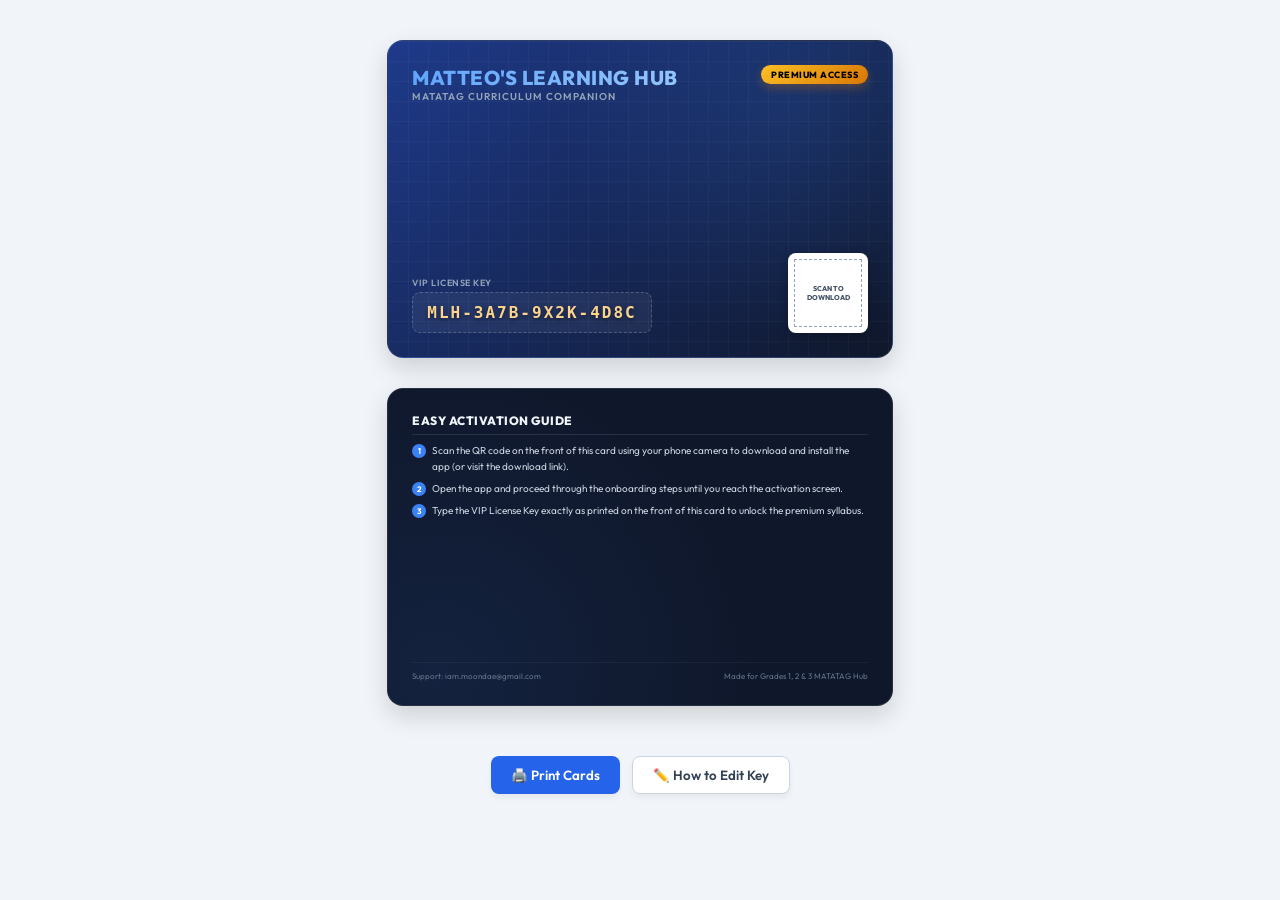
<file: shopee_method1_card.html>
<!DOCTYPE html>
<html lang="en">
<head>
  <meta charset="UTF-8">
  <meta name="viewport" content="width=device-width, initial-scale=1.0">
  <title>Matteo's Learning Hub - VIP Activation Voucher</title>
  <link href="https://fonts.googleapis.com/css2?family=Outfit:wght@400;600;800&display=swap" rel="stylesheet">
  <style>
    * {
      box-sizing: border-box;
      margin: 0;
      padding: 0;
    }
    body {
      font-family: 'Outfit', sans-serif;
      background: #f1f5f9;
      display: flex;
      flex-direction: column;
      align-items: center;
      padding: 40px;
    }
    
    /* Printable Card Layout (Standard Credit Card Size: 3.375" x 2.125" scaled for 150dpi print) */
    .card-container {
      width: 506px; /* 3.375 inches */
      height: 318px; /* 2.125 inches */
      border-radius: 16px;
      overflow: hidden;
      box-shadow: 0 10px 25px rgba(0,0,0,0.15);
      position: relative;
      background: linear-gradient(135deg, #1e3a8a 0%, #0f172a 100%);
      color: #ffffff;
      border: 1px solid rgba(255,255,255,0.1);
      margin-bottom: 30px;
      display: flex;
      flex-direction: column;
      justify-content: space-between;
      padding: 24px;
    }
    
    /* Background grid/globe motif */
    .card-container::before {
      content: '';
      position: absolute;
      top: 0; right: 0; bottom: 0; left: 0;
      background-image: radial-gradient(circle at 80% 20%, rgba(59, 130, 246, 0.15) 0%, transparent 50%),
                        linear-gradient(rgba(255, 255, 255, 0.03) 1px, transparent 1px),
                        linear-gradient(90deg, rgba(255, 255, 255, 0.03) 1px, transparent 1px);
      background-size: 100% 100%, 20px 20px, 20px 20px;
      z-index: 1;
    }
    
    .card-header {
      display: flex;
      justify-content: space-between;
      align-items: flex-start;
      position: relative;
      z-index: 2;
    }
    .app-title-group h1 {
      font-size: 20px;
      font-weight: 800;
      letter-spacing: 0.5px;
      background: linear-gradient(90deg, #60a5fa, #93c5fd);
      -webkit-background-clip: text;
      -webkit-text-fill-color: transparent;
    }
    .app-title-group p {
      font-size: 10px;
      color: #94a3b8;
      text-transform: uppercase;
      font-weight: 600;
      letter-spacing: 1px;
    }
    .badge-vip {
      background: linear-gradient(135deg, #fbbf24 0%, #d97706 100%);
      color: #000;
      font-size: 9px;
      font-weight: 800;
      padding: 4px 10px;
      border-radius: 99px;
      letter-spacing: 0.5px;
      box-shadow: 0 4px 10px rgba(217, 119, 6, 0.3);
    }
    
    .card-body {
      position: relative;
      z-index: 2;
      display: flex;
      justify-content: space-between;
      align-items: flex-end;
    }
    
    .license-group {
      flex: 1;
    }
    .license-label {
      font-size: 9px;
      color: #94a3b8;
      font-weight: 600;
      letter-spacing: 0.5px;
      text-transform: uppercase;
      margin-bottom: 4px;
    }
    .license-key-box {
      background: rgba(255,255,255,0.06);
      border: 1px dashed rgba(255,255,255,0.2);
      border-radius: 8px;
      padding: 10px 14px;
      font-family: monospace;
      font-size: 16px;
      letter-spacing: 2px;
      font-weight: bold;
      color: #fbd38d;
      display: inline-block;
      min-width: 240px;
      text-align: center;
      text-shadow: 0 2px 4px rgba(0,0,0,0.5);
    }
    
    .qr-container {
      width: 80px;
      height: 80px;
      background: #ffffff;
      border-radius: 8px;
      padding: 6px;
      display: flex;
      align-items: center;
      justify-content: center;
      box-shadow: 0 4px 12px rgba(0,0,0,0.25);
    }
    .qr-placeholder {
      font-size: 7px;
      color: #475569;
      font-weight: 800;
      text-align: center;
      text-transform: uppercase;
      border: 1.5px dashed #94a3b8;
      width: 100%;
      height: 100%;
      display: flex;
      align-items: center;
      justify-content: center;
    }
    
    /* REVERSE SIDE DESIGN (For instructions and links) */
    .card-back {
      background: #0f172a;
      border: 1px solid rgba(255,255,255,0.1);
    }
    .card-back::before {
      background-image: radial-gradient(circle at 10% 90%, rgba(59, 130, 246, 0.1) 0%, transparent 60%);
    }
    .back-content {
      position: relative;
      z-index: 2;
      height: 100%;
      display: flex;
      flex-direction: column;
      justify-content: space-between;
    }
    .back-header h2 {
      font-size: 12px;
      font-weight: 800;
      color: #f1f5f9;
      margin-bottom: 8px;
      text-transform: uppercase;
      letter-spacing: 0.5px;
      border-bottom: 1px solid rgba(255,255,255,0.1);
      padding-bottom: 6px;
    }
    .instructions-list {
      list-style: none;
      font-size: 10px;
      color: #cbd5e1;
      line-height: 1.6;
    }
    .instructions-list li {
      margin-bottom: 6px;
      display: flex;
      align-items: flex-start;
      gap: 6px;
    }
    .step-num {
      background: #3b82f6;
      color: #fff;
      font-weight: bold;
      width: 14px;
      height: 14px;
      border-radius: 50%;
      display: inline-flex;
      align-items: center;
      justify-content: center;
      font-size: 8px;
      flex-shrink: 0;
      margin-top: 1px;
    }
    
    .back-footer {
      font-size: 8px;
      color: #64748b;
      display: flex;
      justify-content: space-between;
      align-items: center;
      border-top: 1px solid rgba(255,255,255,0.05);
      padding-top: 8px;
    }
    
    /* Printable Controls (Hidden on Print) */
    .print-controls {
      margin-top: 20px;
      display: flex;
      gap: 12px;
    }
    .btn {
      padding: 10px 20px;
      font-weight: 600;
      border-radius: 8px;
      border: none;
      cursor: pointer;
      font-family: inherit;
      box-shadow: 0 4px 6px rgba(0,0,0,0.05);
    }
    .btn-print {
      background: #2563eb;
      color: white;
    }
    .btn-edit {
      background: white;
      color: #334155;
      border: 1px solid #cbd5e1;
    }
    
    @media print {
      body {
        background: transparent;
        padding: 0;
      }
      .print-controls {
        display: none;
      }
      .card-container {
        box-shadow: none;
        page-break-inside: avoid;
        margin-bottom: 0;
        margin-top: 20px;
      }
    }
  </style>
</head>
<body>

  <!-- FRONT OF ACTIVATION CARD -->
  <div class="card-container">
    <div class="card-header">
      <div class="app-title-group">
        <h1>MATTEO'S LEARNING HUB</h1>
        <p>MATATAG Curriculum Companion</p>
      </div>
      <div class="badge-vip">PREMIUM ACCESS</div>
    </div>
    
    <div class="card-body">
      <div class="license-group">
        <div class="license-label">VIP LICENSE KEY</div>
        <div class="license-key-box" contenteditable="true">MLH-3A7B-9X2K-4D8C</div>
      </div>
      
      <div class="qr-container">
        <!-- Replace the source below with your actual QR code image URL or place a real QR code image file -->
        <div class="qr-placeholder">SCAN TO<br>DOWNLOAD</div>
      </div>
    </div>
  </div>

  <!-- BACK OF ACTIVATION CARD -->
  <div class="card-container card-back">
    <div class="back-content">
      <div class="back-header">
        <h2>Easy Activation Guide</h2>
        <ul class="instructions-list">
          <li>
            <span class="step-num">1</span>
            <div>Scan the QR code on the front of this card using your phone camera to download and install the app (or visit the download link).</div>
          </li>
          <li>
            <span class="step-num">2</span>
            <div>Open the app and proceed through the onboarding steps until you reach the activation screen.</div>
          </li>
          <li>
            <span class="step-num">3</span>
            <div>Type the VIP License Key exactly as printed on the front of this card to unlock the premium syllabus.</div>
          </li>
        </ul>
      </div>
      
      <div class="back-footer">
        <span>Support: iam.moondae@gmail.com</span>
        <span>Made for Grades 1, 2 & 3 MATATAG Hub</span>
      </div>
    </div>
  </div>

  <!-- PRINT CONTROLS -->
  <div class="print-controls">
    <button class="btn btn-print" onclick="window.print()">🖨️ Print Cards</button>
    <button class="btn btn-edit" onclick="alert('You can double-click the license key code on the front card to edit it before printing!')">✏️ How to Edit Key</button>
  </div>

</body>
</html>
</file>
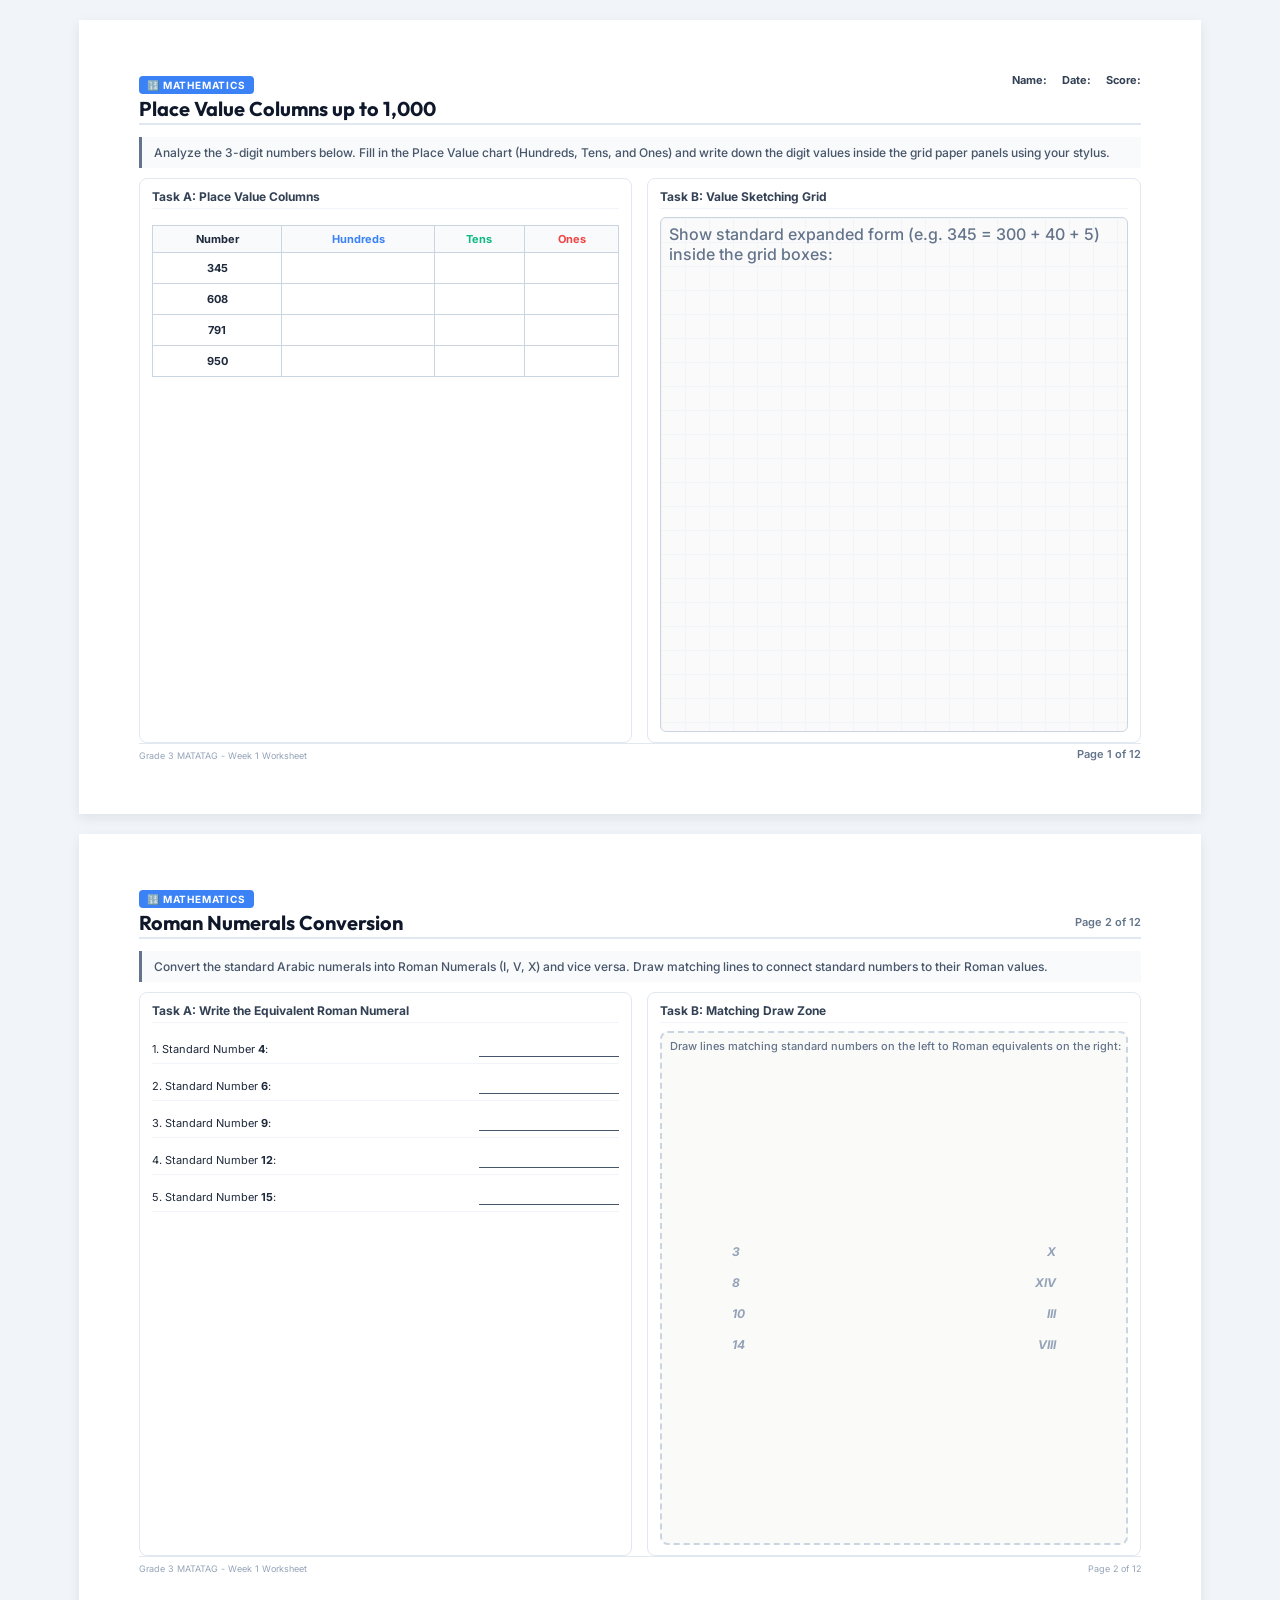
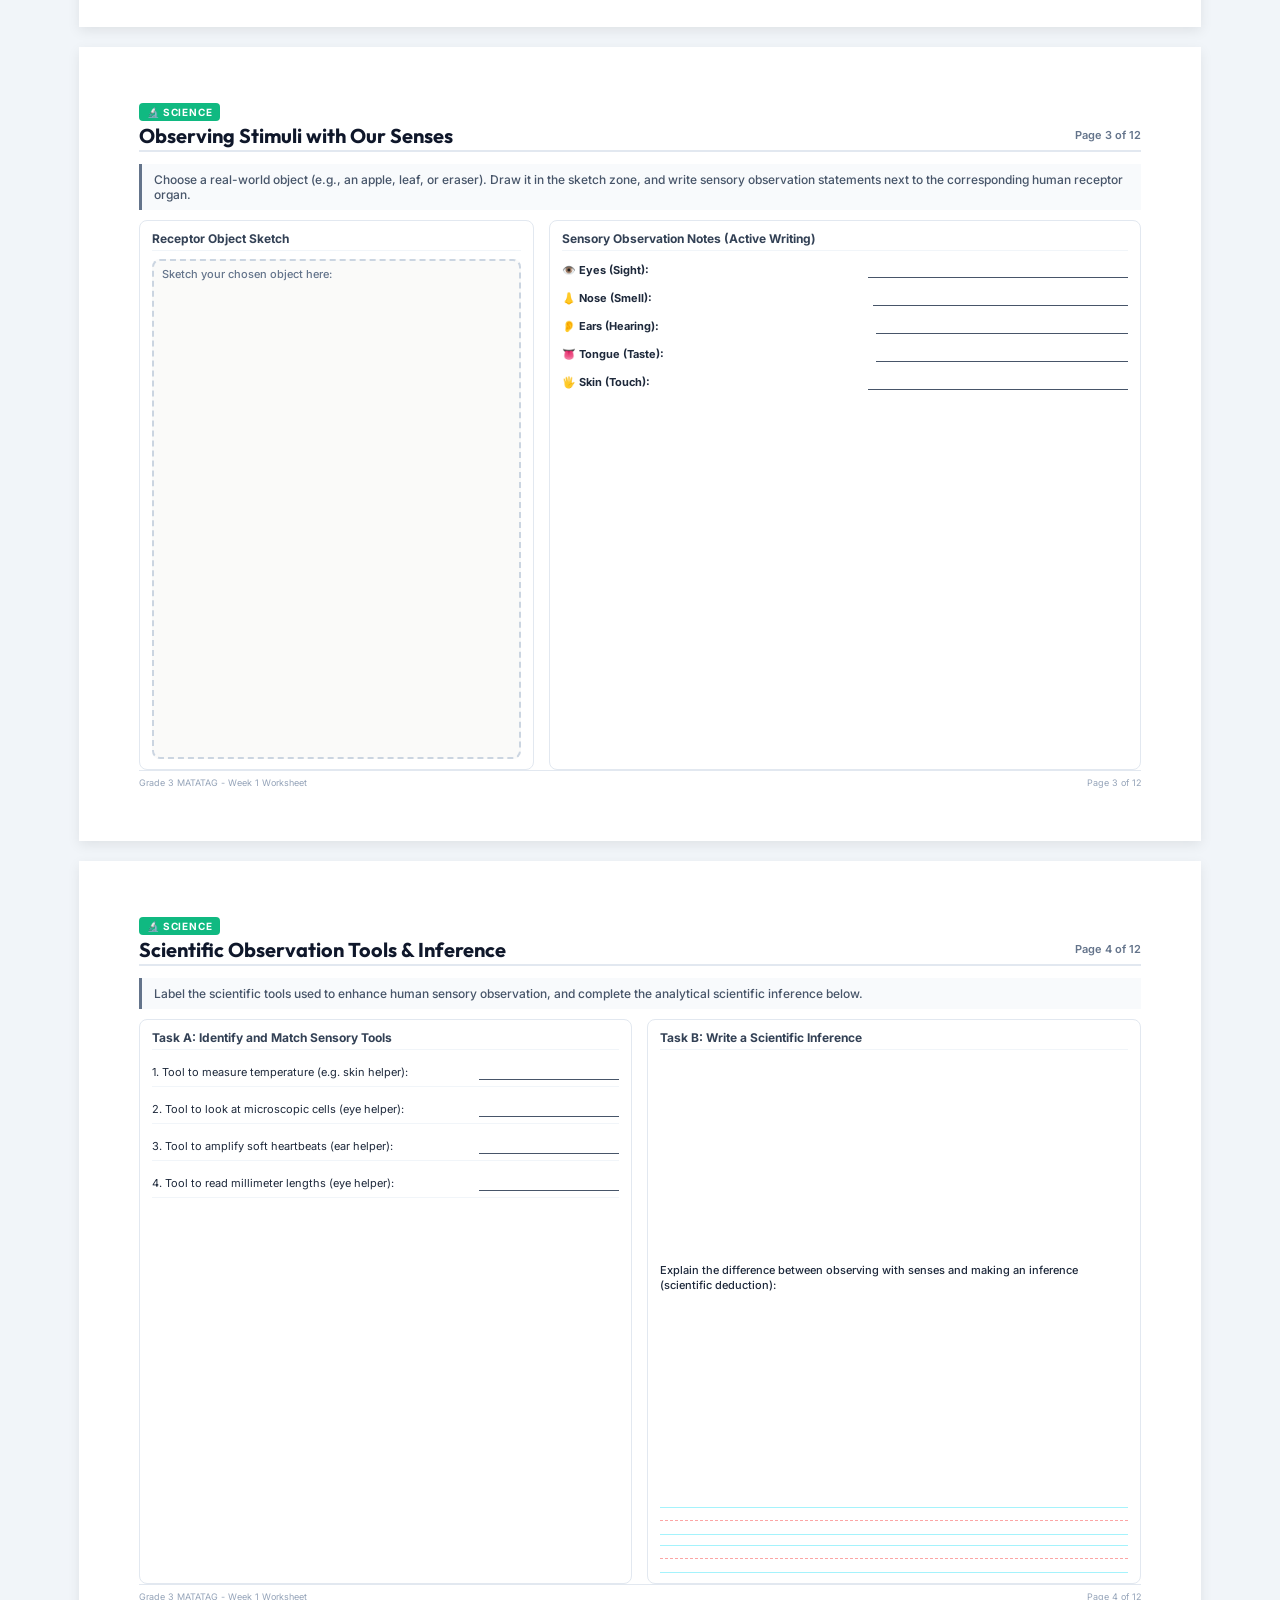
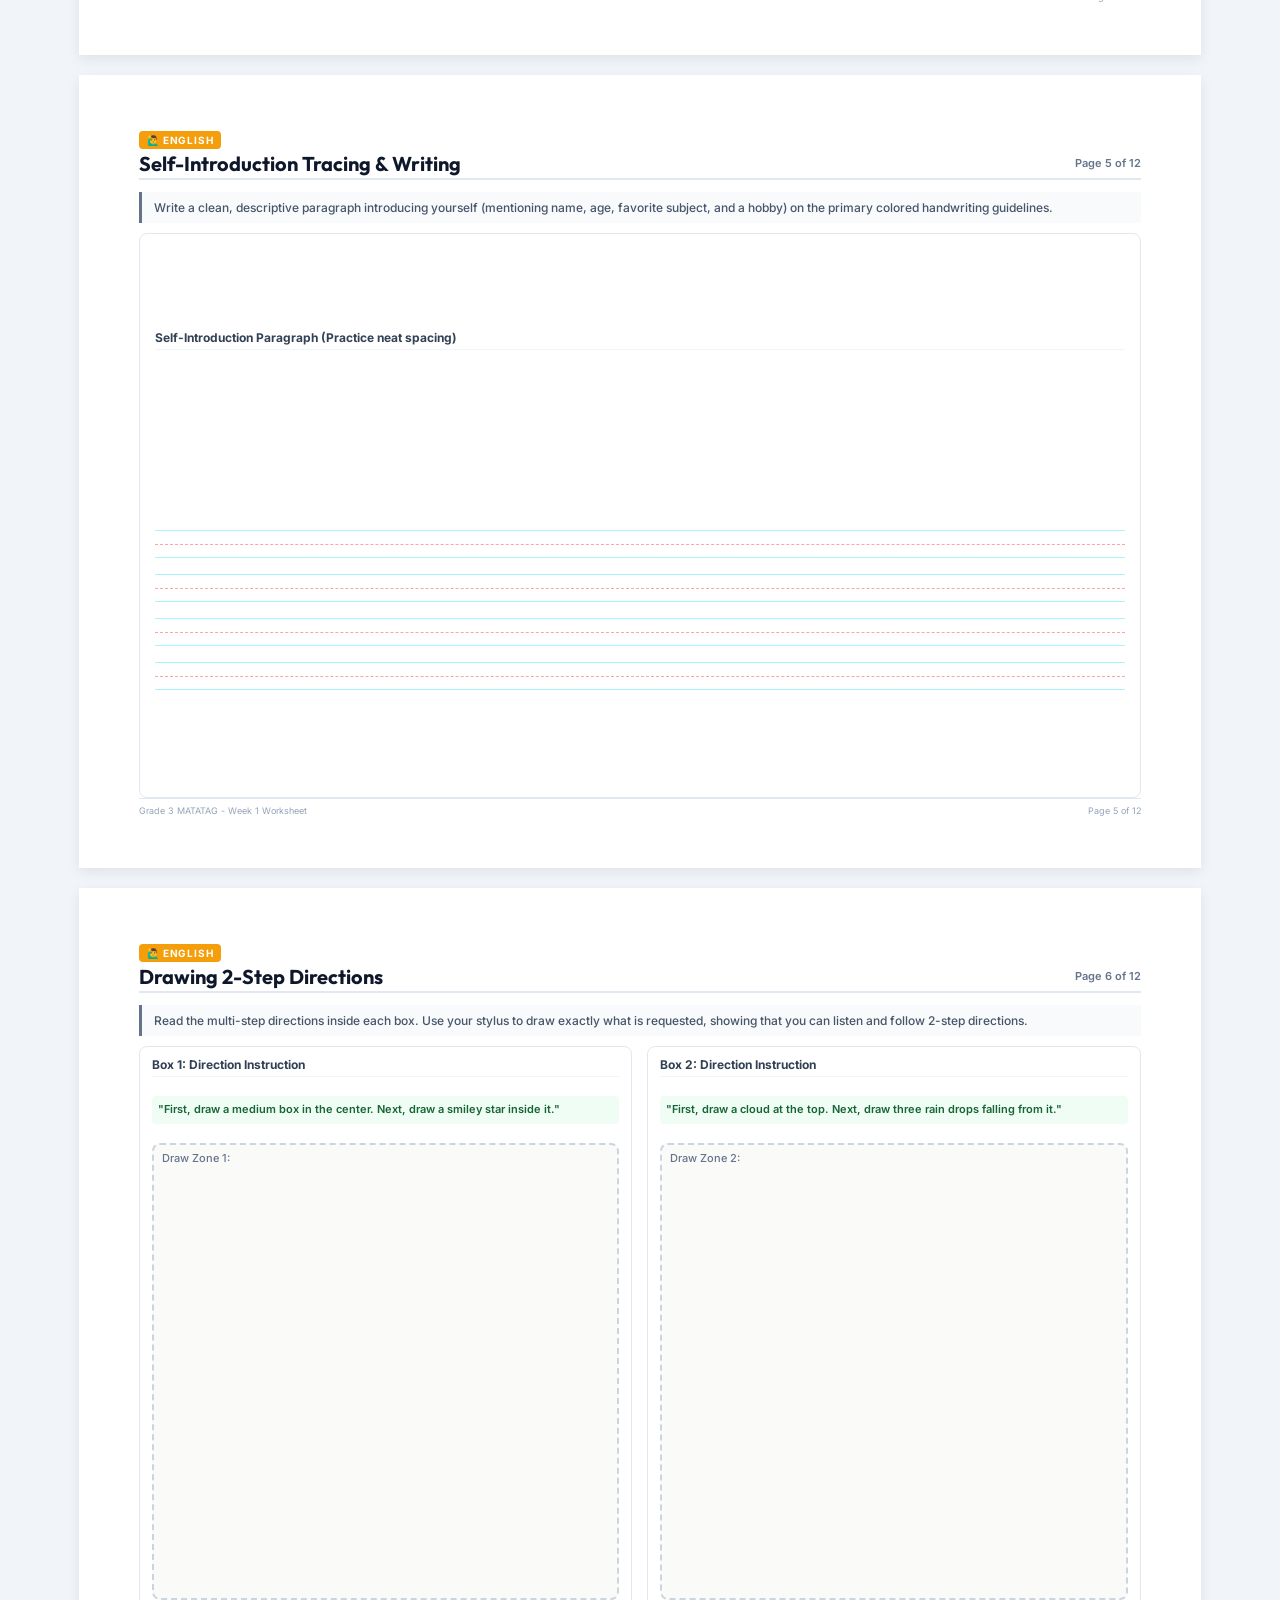
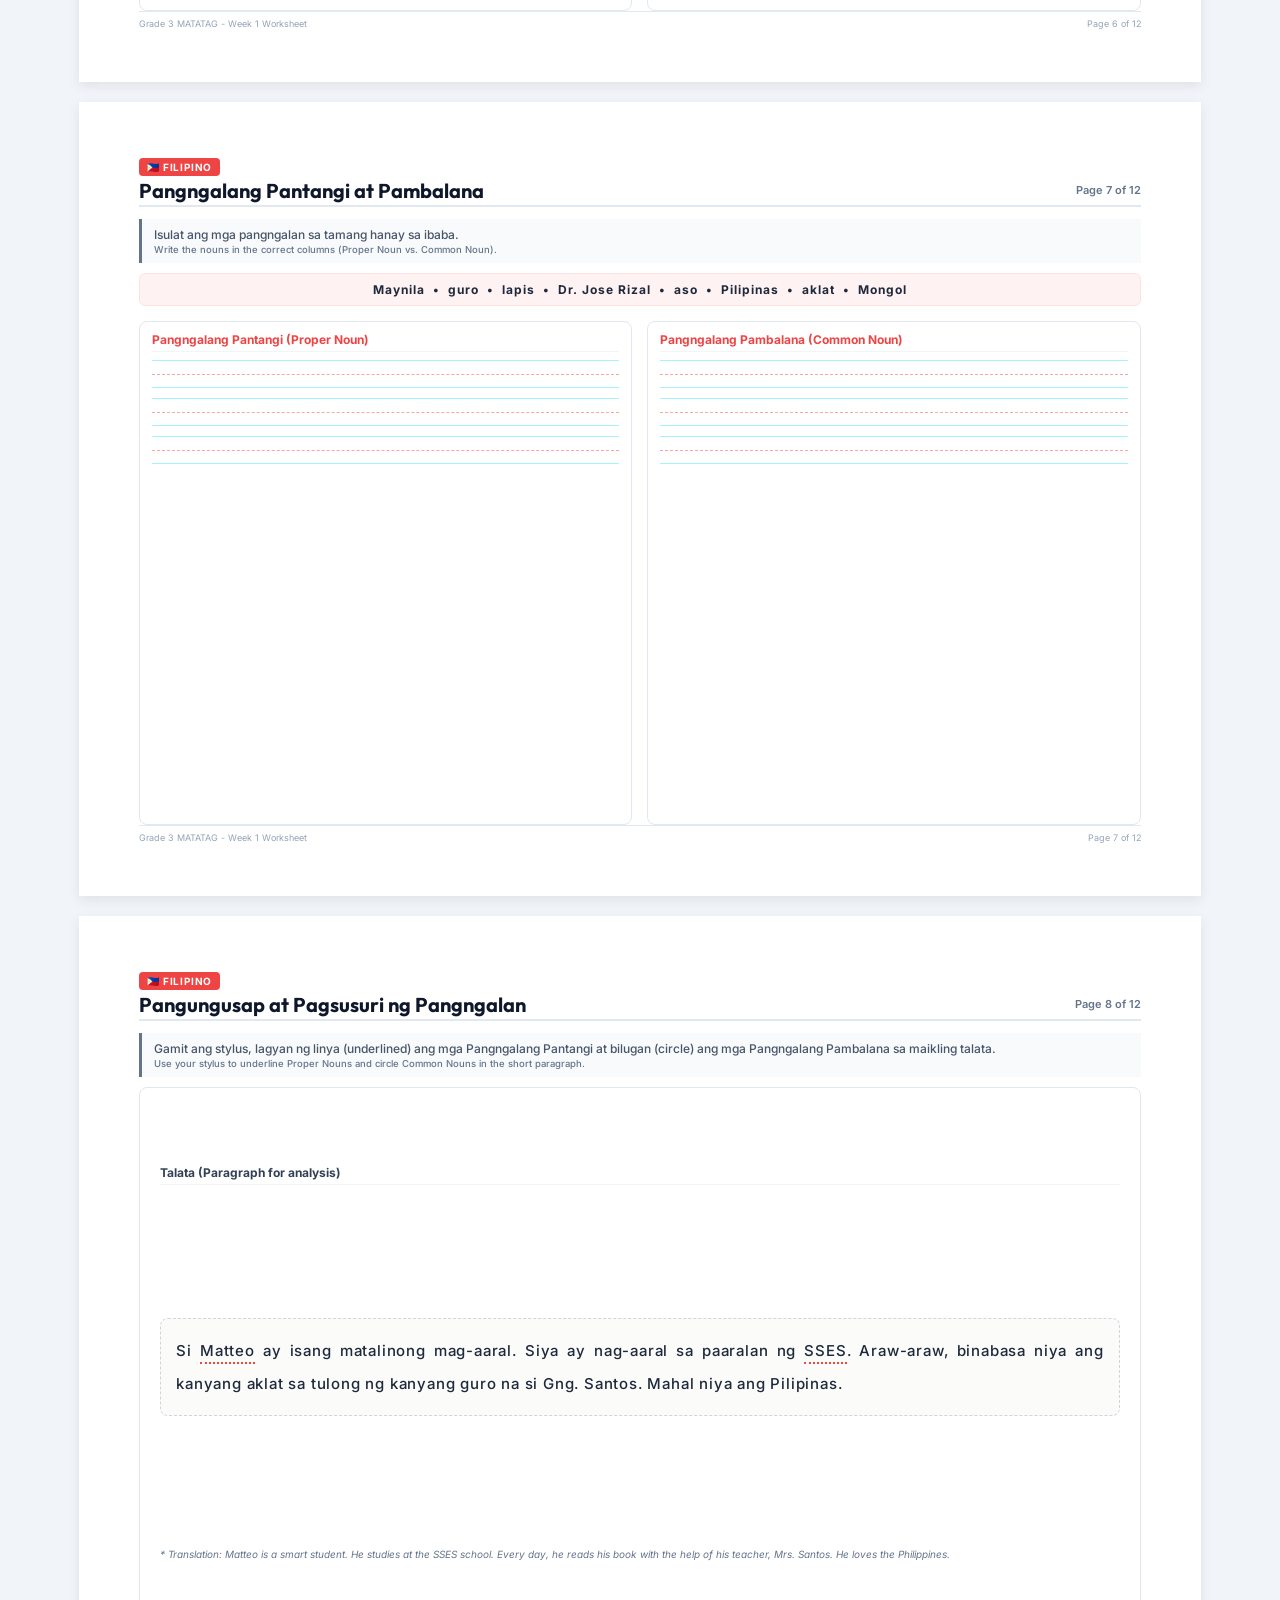
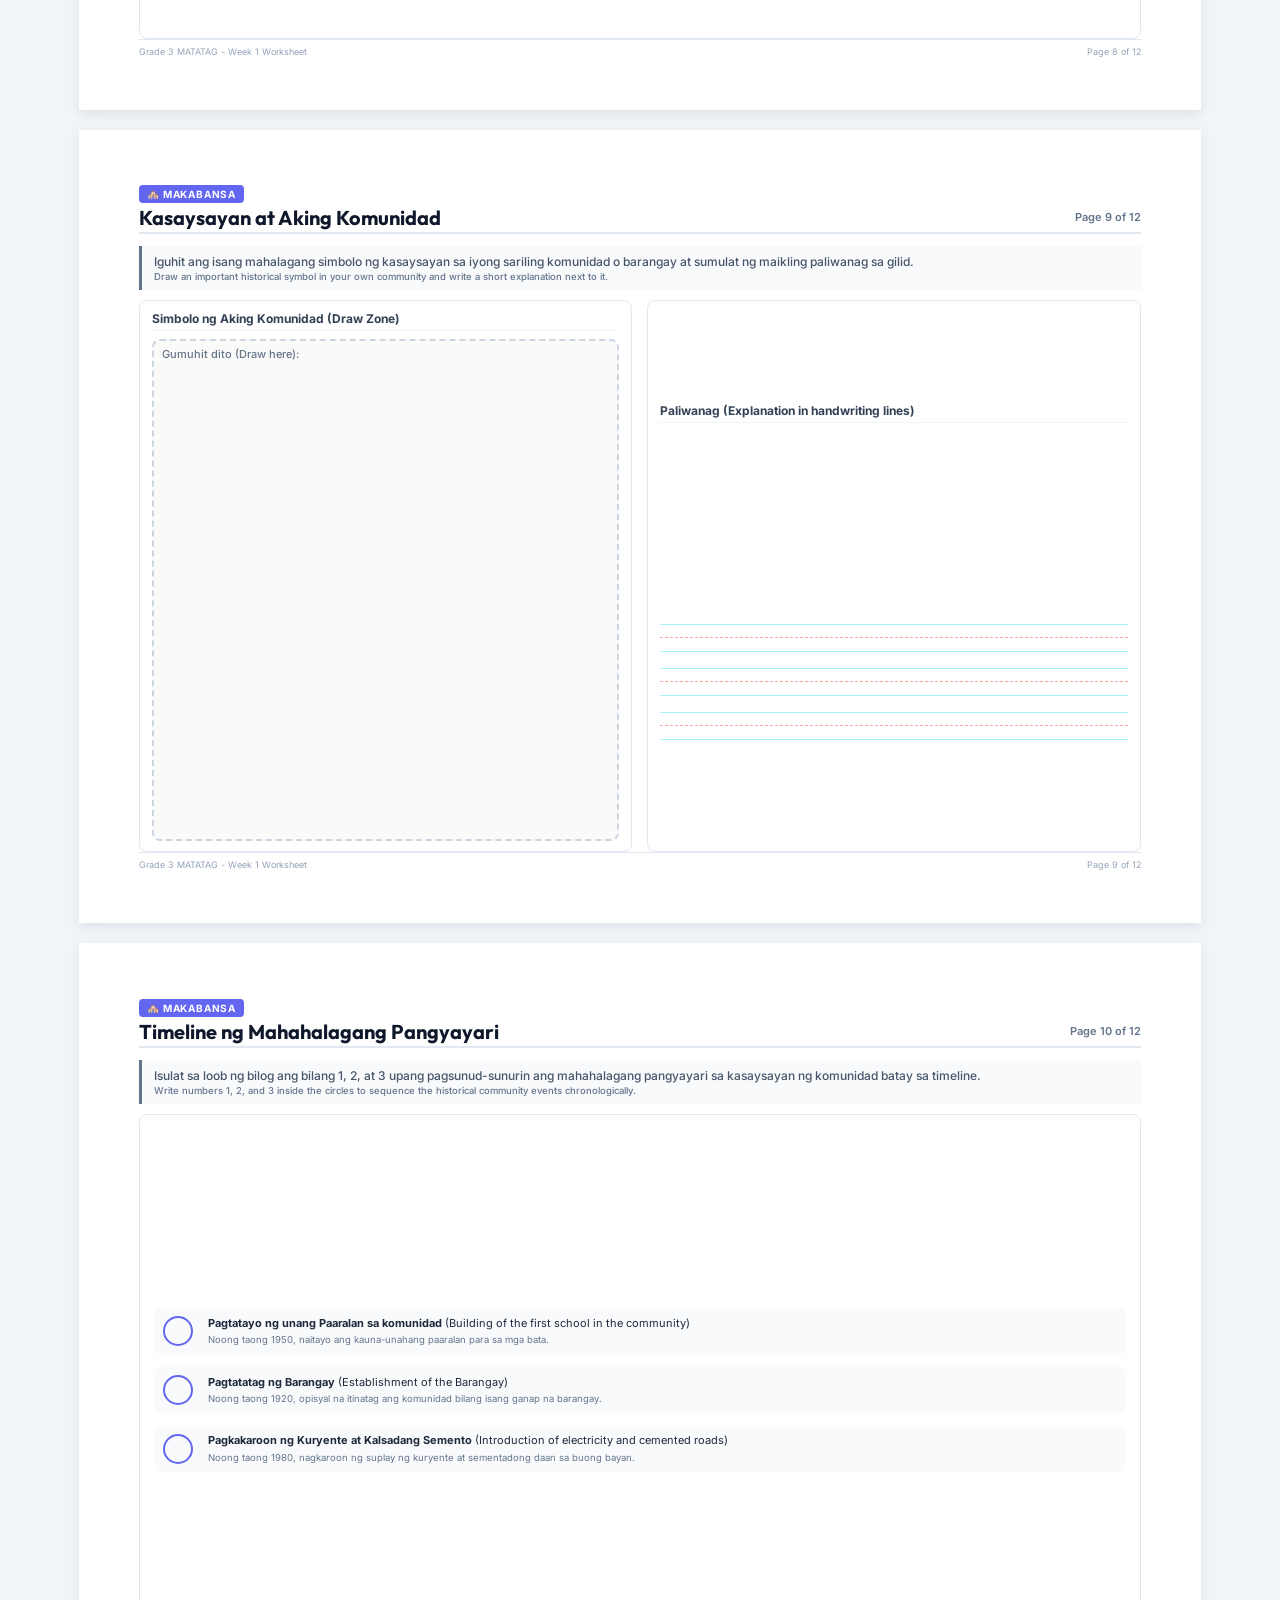
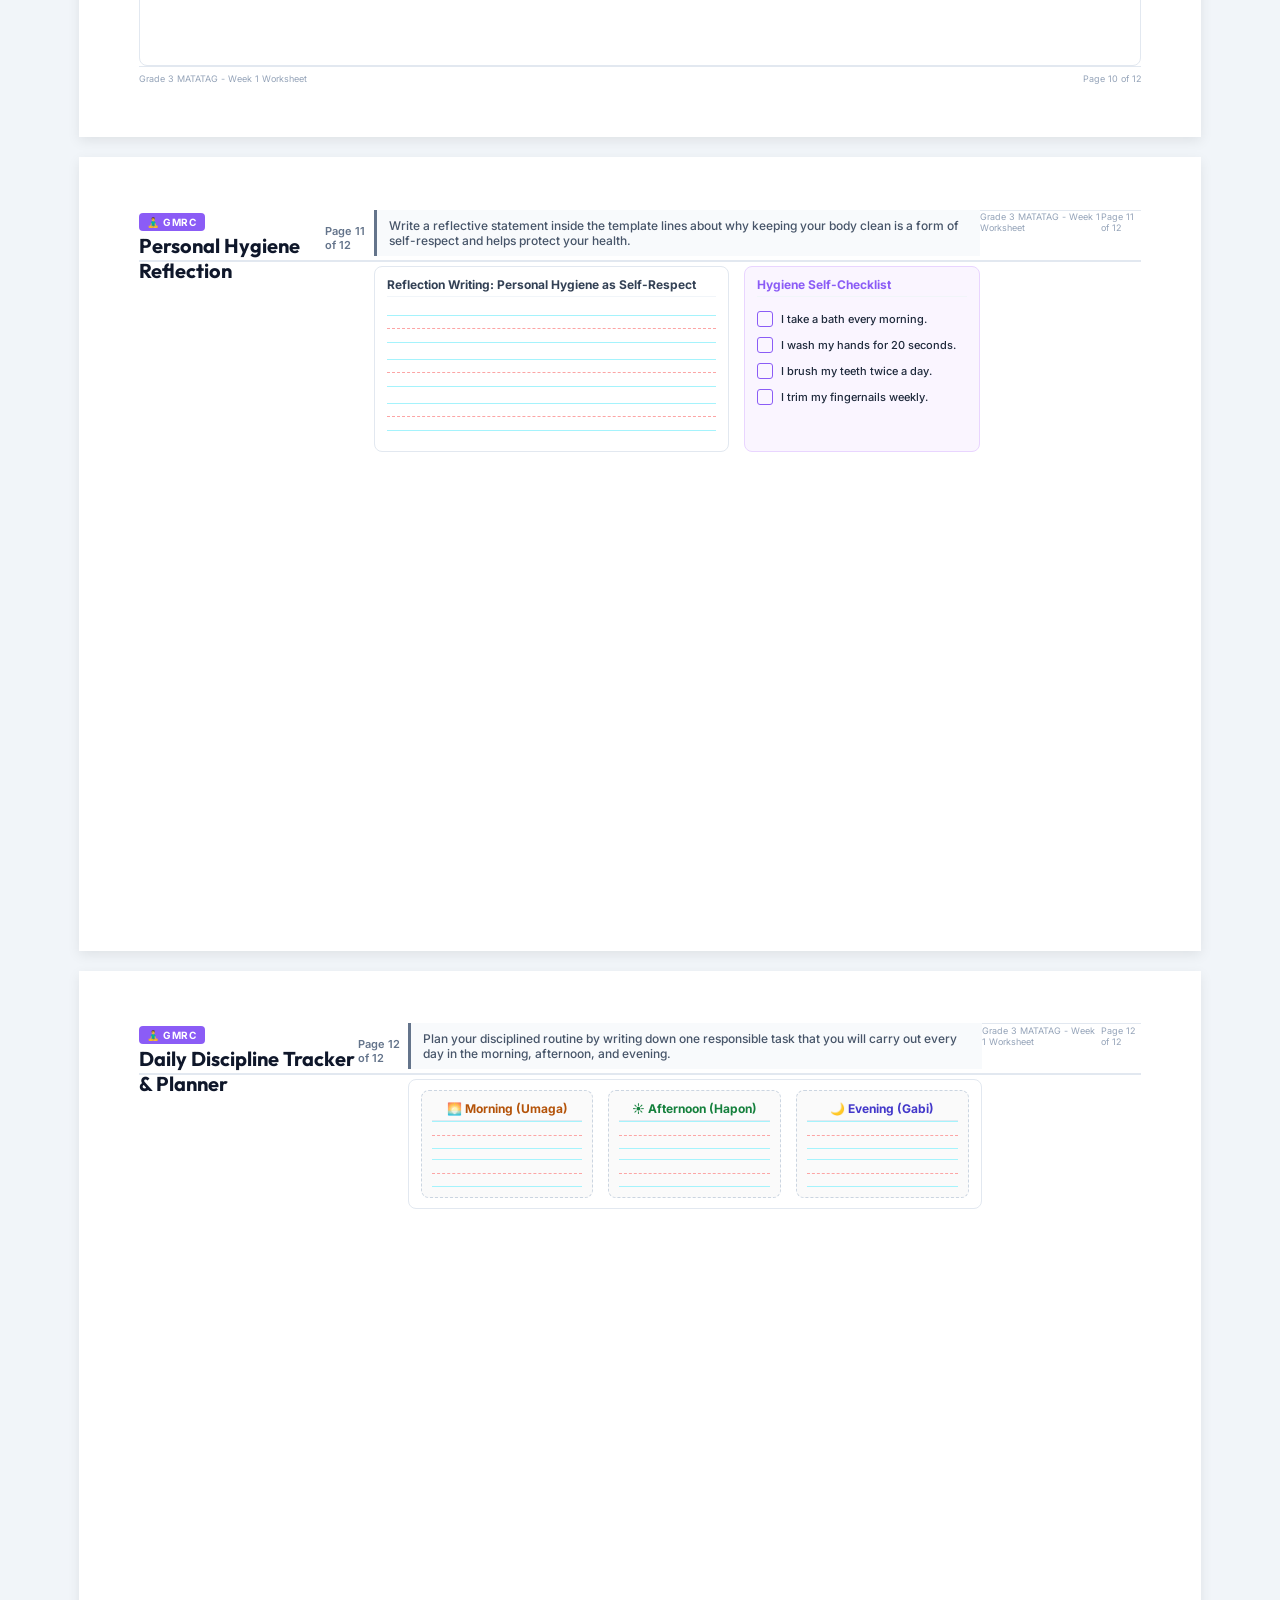
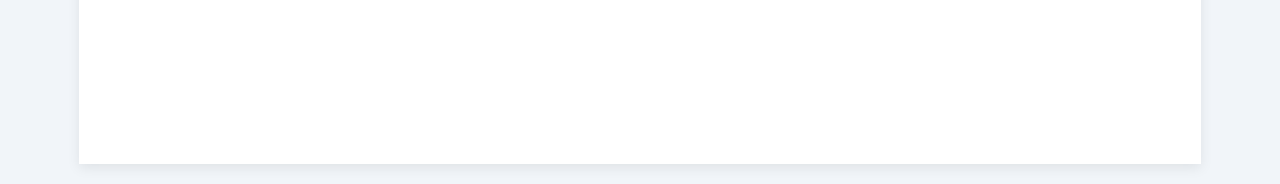
<file: Worksheets/week1.html>
<!DOCTYPE html>
<html lang="en">
<head>
  <meta charset="UTF-8">
  <title>Grade 3 MATATAG  - Week 1 Worksheets</title>
  
  <link rel="preconnect" href="https://fonts.googleapis.com">
  <link rel="preconnect" href="https://fonts.gstatic.com" crossorigin>
  <link href="https://fonts.googleapis.com/css2?family=Inter:wght@400;500;600;700&family=Outfit:wght@600;700;800&display=swap" rel="stylesheet">
  
  <style>
    /* Global Print & Page Styling */
    @page {
      size: A4 landscape;
      margin: 0;
    }
    
    * {
      box-sizing: border-box;
      -webkit-print-color-adjust: exact;
      print-color-adjust: exact;
    }
    
    body {
      margin: 0;
      padding: 0;
      font-family: 'Inter', sans-serif;
      background: #f1f5f9;
      color: #1e293b;
    }
    
    /* Screen View Container */
    .worksheets-container {
      display: flex;
      flex-direction: column;
      align-items: center;
      gap: 20px;
      padding: 20px 0;
    }
    
    /* Individual Page Container */
    .page {
      width: 297mm;
      height: 210mm;
      background: #ffffff;
      padding: 14mm 16mm;
      position: relative;
      display: flex;
      flex-direction: column;
      justify-content: space-between;
      box-shadow: 0 4px 12px rgba(0, 0, 0, 0.08);
      overflow: hidden;
    }
    
    /* Printable breaks */
    @media print {
      body {
        background: #ffffff;
      }
      .worksheets-container {
        padding: 0;
        gap: 0;
      }
      .page {
        box-shadow: none;
        page-break-after: always;
        break-after: page;
      }
    }
    
    /* Header layouts */
    .page-header {
      display: flex;
      justify-content: space-between;
      align-items: flex-start;
      border-bottom: 2px solid #e2e8f0;
      padding-bottom: 8px;
      margin-bottom: 12px;
      height: 52px;
    }
    
    .header-title-block h1 {
      font-family: 'Outfit', sans-serif;
      font-size: 20px;
      margin: 2px 0 0 0;
      color: #0f172a;
    }
    
    .subject-badge {
      display: inline-block;
      font-size: 10px;
      font-weight: 700;
      text-transform: uppercase;
      letter-spacing: 0.8px;
      padding: 3px 8px;
      border-radius: 4px;
      color: #ffffff;
    }
    
    /* Subject Theme Colors */
    .math-theme { background-color: #3b82f6; }
    .science-theme { background-color: #10b981; }
    .english-theme { background-color: #f59e0b; }
    .filipino-theme { background-color: #ef4444; }
    .makabansa-theme { background-color: #6366f1; }
    .gmrc-theme { background-color: #8b5cf6; }
    
    /* Metadata fields on Page 1 */
    .student-meta-block {
      display: flex;
      gap: 15px;
      font-size: 11px;
      color: #334155;
    }
    
    .meta-field {
      border-bottom: 1px dashed #64748b;
      padding-bottom: 2px;
      width: 140px;
    }
    
    .meta-field.large {
      width: 220px;
    }
    
    .page-indicator {
      font-size: 11px;
      font-weight: 600;
      color: #64748b;
      align-self: flex-end;
    }
    
    /* Main Content Layout */
    .content-area {
      flex-grow: 1;
      display: flex;
      flex-direction: column;
      gap: 10px;
    }
    
    .instruction-text {
      font-size: 12px;
      font-weight: 500;
      color: #475569;
      background: #f8fafc;
      padding: 8px 12px;
      border-left: 3px solid #64748b;
      margin: 0;
    }
    
    /* Drawing and Annotation Elements */
    .drawing-board {
      border: 2px dashed #cbd5e1;
      background: #fafaf9;
      border-radius: 8px;
      flex-grow: 1;
      display: flex;
      align-items: center;
      justify-content: center;
      color: #94a3b8;
      font-size: 11px;
      font-style: italic;
      position: relative;
    }
    
    .drawing-label {
      position: absolute;
      top: 6px;
      left: 8px;
      font-weight: 500;
      color: #64748b;
      font-style: normal;
    }
    
    /* Primary Handwriting Guides */
    .handwriting-container {
      display: flex;
      flex-direction: column;
      gap: 16px;
      margin: 10px 0;
    }
    
    .handwriting-line {
      height: 28px;
      position: relative;
      border-bottom: 1.5px solid #a5f3fc; /* Bottom cyan line */
    }
    
    .handwriting-line::before {
      content: '';
      position: absolute;
      top: 50%;
      left: 0;
      width: 100%;
      border-top: 1.5px dashed #fca5a5; /* Middle dashed pink line */
    }
    
    .handwriting-line::after {
      content: '';
      position: absolute;
      top: 0;
      left: 0;
      width: 100%;
      border-top: 1.5px solid #a5f3fc; /* Top cyan line */
    }
    
    /* Math Graph paper grid template */
    .math-grid {
      border: 1px solid #cbd5e1;
      background-size: 24px 24px;
      background-image: linear-gradient(to right, #f1f5f9 1px, transparent 1px),
                        linear-gradient(to bottom, #f1f5f9 1px, transparent 1px);
      background-color: #fafafa;
      position: relative;
      flex-grow: 1;
      border-radius: 6px;
    }
    
    /* Grid layout blocks */
    .two-column-grid {
      display: grid;
      grid-template-columns: 1fr 1fr;
      gap: 15px;
      flex-grow: 1;
    }
    
    .task-card {
      border: 1px solid #e2e8f0;
      border-radius: 8px;
      padding: 10px 12px;
      display: flex;
      flex-direction: column;
      gap: 8px;
    }
    
    .task-title {
      font-size: 12px;
      font-weight: 700;
      color: #334155;
      border-bottom: 1px solid #f1f5f9;
      padding-bottom: 4px;
    }
    
    .task-item {
      font-size: 11px;
      line-height: 1.4;
    }
    
    /* Footers */
    .page-footer {
      display: flex;
      justify-content: space-between;
      align-items: center;
      border-top: 1px solid #e2e8f0;
      padding-top: 6px;
      font-size: 9px;
      color: #94a3b8;
      height: 18px;
    }
    
    /* Specific question items */
    .question-row {
      display: flex;
      align-items: center;
      justify-content: space-between;
      padding: 6px 0;
      border-bottom: 1px solid #f1f5f9;
      font-size: 11px;
    }
    
    .answer-line {
      width: 140px;
      border-bottom: 1.5px solid #475569;
      height: 16px;
      margin-left: 8px;
      display: inline-block;
    }
    
    .fil-translation {
      font-size: 9.5px;
      color: #64748b;
      display: block;
      margin-top: 2px;
    }
  </style>
</head>
<body>

<div class="worksheets-container">

  <!-- PAGE 1: MATHEMATICS (PAGE 1/2) -->
  <div class="page">
    <header class="page-header">
      <div class="header-title-block">
        <span class="subject-badge math-theme">🔢 Mathematics</span>
        <h1>Place Value Columns up to 1,000</h1>
      </div>
      <div class="student-meta-block">
        <div><strong>Name:</strong> <span class="meta-field large"></span></div>
        <div><strong>Date:</strong> <span class="meta-field"></span></div>
        <div><strong>Score:</strong> <span class="meta-field" style="width:40px;"></span></div>
      </div>
    </header>
    
    <div class="content-area">
      <p class="instruction-text">Analyze the 3-digit numbers below. Fill in the Place Value chart (Hundreds, Tens, and Ones) and write down the digit values inside the grid paper panels using your stylus.</p>
      
      <div class="two-column-grid">
        <div class="task-card">
          <div class="task-title">Task A: Place Value Columns</div>
          
          <table style="width: 100%; border-collapse: collapse; margin-top: 8px; font-size: 11px;">
            <thead>
              <tr style="background: #f8fafc; border: 1px solid #cbd5e1;">
                <th style="padding: 6px; border: 1px solid #cbd5e1;">Number</th>
                <th style="padding: 6px; border: 1px solid #cbd5e1; color: #3b82f6;">Hundreds</th>
                <th style="padding: 6px; border: 1px solid #cbd5e1; color: #10b981;">Tens</th>
                <th style="padding: 6px; border: 1px solid #cbd5e1; color: #ef4444;">Ones</th>
              </tr>
            </thead>
            <tbody>
              <tr>
                <td style="padding: 8px; border: 1px solid #cbd5e1; text-align: center; font-weight: 700;">345</td>
                <td style="border: 1px solid #cbd5e1;"></td>
                <td style="border: 1px solid #cbd5e1;"></td>
                <td style="border: 1px solid #cbd5e1;"></td>
              </tr>
              <tr>
                <td style="padding: 8px; border: 1px solid #cbd5e1; text-align: center; font-weight: 700;">608</td>
                <td style="border: 1px solid #cbd5e1;"></td>
                <td style="border: 1px solid #cbd5e1;"></td>
                <td style="border: 1px solid #cbd5e1;"></td>
              </tr>
              <tr>
                <td style="padding: 8px; border: 1px solid #cbd5e1; text-align: center; font-weight: 700;">791</td>
                <td style="border: 1px solid #cbd5e1;"></td>
                <td style="border: 1px solid #cbd5e1;"></td>
                <td style="border: 1px solid #cbd5e1;"></td>
              </tr>
              <tr>
                <td style="padding: 8px; border: 1px solid #cbd5e1; text-align: center; font-weight: 700;">950</td>
                <td style="border: 1px solid #cbd5e1;"></td>
                <td style="border: 1px solid #cbd5e1;"></td>
                <td style="border: 1px solid #cbd5e1;"></td>
              </tr>
            </tbody>
          </table>
        </div>
        
        <div class="task-card">
          <div class="task-title">Task B: Value Sketching Grid</div>
          <div class="math-grid">
            <span class="drawing-label">Show standard expanded form (e.g. 345 = 300 + 40 + 5) inside the grid boxes:</span>
          </div>
        </div>
      </div>
    </div>
    
    <footer class="page-footer">
      <span>Grade 3 MATATAG  - Week 1 Worksheet</span>
      <span class="page-indicator">Page 1 of 12</span>
    </footer>
  </div>

  <!-- PAGE 2: MATHEMATICS (PAGE 2/2) -->
  <div class="page">
    <header class="page-header">
      <div class="header-title-block">
        <span class="subject-badge math-theme">🔢 Mathematics</span>
        <h1>Roman Numerals Conversion</h1>
      </div>
      <div class="page-indicator">Page 2 of 12</div>
    </header>
    
    <div class="content-area">
      <p class="instruction-text">Convert the standard Arabic numerals into Roman Numerals (I, V, X) and vice versa. Draw matching lines to connect standard numbers to their Roman values.</p>
      
      <div class="two-column-grid">
        <div class="task-card">
          <div class="task-title">Task A: Write the Equivalent Roman Numeral</div>
          <div style="display:flex; flex-direction:column; gap: 8px; padding-top: 4px;">
            <div class="question-row"><span>1. Standard Number <b>4</b>:</span><span class="answer-line"></span></div>
            <div class="question-row"><span>2. Standard Number <b>6</b>:</span><span class="answer-line"></span></div>
            <div class="question-row"><span>3. Standard Number <b>9</b>:</span><span class="answer-line"></span></div>
            <div class="question-row"><span>4. Standard Number <b>12</b>:</span><span class="answer-line"></span></div>
            <div class="question-row"><span>5. Standard Number <b>15</b>:</span><span class="answer-line"></span></div>
          </div>
        </div>
        
        <div class="task-card">
          <div class="task-title">Task B: Matching Draw Zone</div>
          <div class="drawing-board">
            <span class="drawing-label">Draw lines matching standard numbers on the left to Roman equivalents on the right:</span>
            <div style="display:flex; justify-content:space-between; width:70%; margin-top:20px; font-weight:700; font-size:12px;">
              <div style="display:flex; flex-direction:column; gap:16px;">
                <span>3</span>
                <span>8</span>
                <span>10</span>
                <span>14</span>
              </div>
              <div style="display:flex; flex-direction:column; gap:16px; align-items:flex-end;">
                <span>X</span>
                <span>XIV</span>
                <span>III</span>
                <span>VIII</span>
              </div>
            </div>
          </div>
        </div>
      </div>
    </div>
    
    <footer class="page-footer">
      <span>Grade 3 MATATAG  - Week 1 Worksheet</span>
      <span>Page 2 of 12</span>
    </footer>
  </div>

  <!-- PAGE 3: SCIENCE (PAGE 1/2) -->
  <div class="page">
    <header class="page-header">
      <div class="header-title-block">
        <span class="subject-badge science-theme">🔬 Science</span>
        <h1>Observing Stimuli with Our Senses</h1>
      </div>
      <div class="page-indicator">Page 3 of 12</div>
    </header>
    
    <div class="content-area">
      <p class="instruction-text">Choose a real-world object (e.g., an apple, leaf, or eraser). Draw it in the sketch zone, and write sensory observation statements next to the corresponding human receptor organ.</p>
      
      <div class="two-column-grid" style="grid-template-columns: 1.2fr 1.8fr;">
        <div class="task-card">
          <div class="task-title">Receptor Object Sketch</div>
          <div class="drawing-board">
            <span class="drawing-label">Sketch your chosen object here:</span>
          </div>
        </div>
        
        <div class="task-card">
          <div class="task-title">Sensory Observation Notes (Active Writing)</div>
          <div style="display:flex; flex-direction:column; gap:6px;">
            <div class="question-row" style="border:none; padding: 3px 0;"><strong>👁️ Eyes (Sight):</strong> <span class="answer-line" style="width:260px;"></span></div>
            <div class="question-row" style="border:none; padding: 3px 0;"><strong>👃 Nose (Smell):</strong> <span class="answer-line" style="width:255px;"></span></div>
            <div class="question-row" style="border:none; padding: 3px 0;"><strong>👂 Ears (Hearing):</strong> <span class="answer-line" style="width:252px;"></span></div>
            <div class="question-row" style="border:none; padding: 3px 0;"><strong>👅 Tongue (Taste):</strong> <span class="answer-line" style="width:252px;"></span></div>
            <div class="question-row" style="border:none; padding: 3px 0;"><strong>🖐️ Skin (Touch):</strong> <span class="answer-line" style="width:260px;"></span></div>
          </div>
        </div>
      </div>
    </div>
    
    <footer class="page-footer">
      <span>Grade 3 MATATAG  - Week 1 Worksheet</span>
      <span>Page 3 of 12</span>
    </footer>
  </div>

  <!-- PAGE 4: SCIENCE (PAGE 2/2) -->
  <div class="page">
    <header class="page-header">
      <div class="header-title-block">
        <span class="subject-badge science-theme">🔬 Science</span>
        <h1>Scientific Observation Tools & Inference</h1>
      </div>
      <div class="page-indicator">Page 4 of 12</div>
    </header>
    
    <div class="content-area">
      <p class="instruction-text">Label the scientific tools used to enhance human sensory observation, and complete the analytical scientific inference below.</p>
      
      <div class="two-column-grid">
        <div class="task-card">
          <div class="task-title">Task A: Identify and Match Sensory Tools</div>
          <div style="display:flex; flex-direction:column; gap:8px; font-size:11px;">
            <div class="question-row"><span>1. Tool to measure temperature (e.g. skin helper):</span><span class="answer-line"></span></div>
            <div class="question-row"><span>2. Tool to look at microscopic cells (eye helper):</span><span class="answer-line"></span></div>
            <div class="question-row"><span>3. Tool to amplify soft heartbeats (ear helper):</span><span class="answer-line"></span></div>
            <div class="question-row"><span>4. Tool to read millimeter lengths (eye helper):</span><span class="answer-line"></span></div>
          </div>
        </div>
        
        <div class="task-card" style="justify-content:space-between;">
          <div class="task-title">Task B: Write a Scientific Inference</div>
          <p class="task-item" style="margin: 0; font-weight: 500;">Explain the difference between observing with senses and making an inference (scientific deduction):</p>
          <div class="handwriting-container" style="gap:10px; margin:0;">
            <div class="handwriting-line"></div>
            <div class="handwriting-line"></div>
          </div>
        </div>
      </div>
    </div>
    
    <footer class="page-footer">
      <span>Grade 3 MATATAG  - Week 1 Worksheet</span>
      <span>Page 4 of 12</span>
    </footer>
  </div>

  <!-- PAGE 5: ENGLISH (PAGE 1/2) -->
  <div class="page">
    <header class="page-header">
      <div class="header-title-block">
        <span class="subject-badge english-theme">🙋‍♂️ English</span>
        <h1>Self-Introduction Tracing & Writing</h1>
      </div>
      <div class="page-indicator">Page 5 of 12</div>
    </header>
    
    <div class="content-area">
      <p class="instruction-text">Write a clean, descriptive paragraph introducing yourself (mentioning name, age, favorite subject, and a hobby) on the primary colored handwriting guidelines.</p>
      
      <div class="task-card" style="flex-grow: 1; justify-content: space-around; padding: 15px;">
        <div class="task-title">Self-Introduction Paragraph (Practice neat spacing)</div>
        <div class="handwriting-container">
          <div class="handwriting-line"></div>
          <div class="handwriting-line"></div>
          <div class="handwriting-line"></div>
          <div class="handwriting-line"></div>
        </div>
      </div>
    </div>
    
    <footer class="page-footer">
      <span>Grade 3 MATATAG  - Week 1 Worksheet</span>
      <span>Page 5 of 12</span>
    </footer>
  </div>

  <!-- PAGE 6: ENGLISH (PAGE 2/2) -->
  <div class="page">
    <header class="page-header">
      <div class="header-title-block">
        <span class="subject-badge english-theme">🙋‍♂️ English</span>
        <h1>Drawing 2-Step Directions</h1>
      </div>
      <div class="page-indicator">Page 6 of 12</div>
    </header>
    
    <div class="content-area">
      <p class="instruction-text">Read the multi-step directions inside each box. Use your stylus to draw exactly what is requested, showing that you can listen and follow 2-step directions.</p>
      
      <div class="two-column-grid">
        <div class="task-card">
          <div class="task-title">Box 1: Direction Instruction</div>
          <p class="task-item" style="background:#f0fdf4; padding:6px; border-radius:4px; font-weight:600; color:#166534;">"First, draw a medium box in the center. Next, draw a smiley star inside it."</p>
          <div class="drawing-board">
            <span class="drawing-label">Draw Zone 1:</span>
          </div>
        </div>
        
        <div class="task-card">
          <div class="task-title">Box 2: Direction Instruction</div>
          <p class="task-item" style="background:#f0fdf4; padding:6px; border-radius:4px; font-weight:600; color:#166534;">"First, draw a cloud at the top. Next, draw three rain drops falling from it."</p>
          <div class="drawing-board">
            <span class="drawing-label">Draw Zone 2:</span>
          </div>
        </div>
      </div>
    </div>
    
    <footer class="page-footer">
      <span>Grade 3 MATATAG  - Week 1 Worksheet</span>
      <span>Page 6 of 12</span>
    </footer>
  </div>

  <!-- PAGE 7: FILIPINO (PAGE 1/2) -->
  <div class="page">
    <header class="page-header">
      <div class="header-title-block">
        <span class="subject-badge filipino-theme">🇵🇭 Filipino</span>
        <h1>Pangngalang Pantangi at Pambalana</h1>
      </div>
      <div class="page-indicator">Page 7 of 12</div>
    </header>
    
    <div class="content-area">
      <p class="instruction-text">
        Isulat ang mga pangngalan sa tamang hanay sa ibaba.
        <span class="fil-translation">Write the nouns in the correct columns (Proper Noun vs. Common Noun).</span>
      </p>
      
      <div style="font-weight:700; font-size:12px; background:#fef2f2; border:1px solid #fee2e2; padding:8px 12px; text-align:center; border-radius:6px; letter-spacing:1px;">
        Maynila &nbsp;&bull;&nbsp; guro &nbsp;&bull;&nbsp; lapis &nbsp;&bull;&nbsp; Dr. Jose Rizal &nbsp;&bull;&nbsp; aso &nbsp;&bull;&nbsp; Pilipinas &nbsp;&bull;&nbsp; aklat &nbsp;&bull;&nbsp; Mongol
      </div>
      
      <div class="two-column-grid" style="margin-top: 5px;">
        <div class="task-card">
          <div class="task-title" style="color:#ef4444;">Pangngalang Pantangi (Proper Noun)</div>
          <div class="handwriting-container" style="gap:10px; margin:0;">
            <div class="handwriting-line"></div>
            <div class="handwriting-line"></div>
            <div class="handwriting-line"></div>
          </div>
        </div>
        
        <div class="task-card">
          <div class="task-title" style="color:#ef4444;">Pangngalang Pambalana (Common Noun)</div>
          <div class="handwriting-container" style="gap:10px; margin:0;">
            <div class="handwriting-line"></div>
            <div class="handwriting-line"></div>
            <div class="handwriting-line"></div>
          </div>
        </div>
      </div>
    </div>
    
    <footer class="page-footer">
      <span>Grade 3 MATATAG  - Week 1 Worksheet</span>
      <span>Page 7 of 12</span>
    </footer>
  </div>

  <!-- PAGE 8: FILIPINO (PAGE 2/2) -->
  <div class="page">
    <header class="page-header">
      <div class="header-title-block">
        <span class="subject-badge filipino-theme">🇵🇭 Filipino</span>
        <h1>Pangungusap at Pagsusuri ng Pangngalan</h1>
      </div>
      <div class="page-indicator">Page 8 of 12</div>
    </header>
    
    <div class="content-area">
      <p class="instruction-text">
        Gamit ang stylus, lagyan ng linya (underlined) ang mga Pangngalang Pantangi at bilugan (circle) ang mga Pangngalang Pambalana sa maikling talata.
        <span class="fil-translation">Use your stylus to underline Proper Nouns and circle Common Nouns in the short paragraph.</span>
      </p>
      
      <div class="task-card" style="flex-grow:1; justify-content:space-around; padding:15px 20px;">
        <div class="task-title">Talata (Paragraph for analysis)</div>
        <div style="font-size:15px; line-height:2.2; letter-spacing:0.8px; font-weight:500; text-align:justify; background:#fbfbfa; border:1px dashed #d1d5db; padding:15px; border-radius:8px;">
          Si <span style="border-bottom: 2px dotted #ef4444; padding-bottom:2px;">Matteo</span> ay isang matalinong mag-aaral. Siya ay nag-aaral sa paaralan ng <span style="border-bottom: 2px dotted #ef4444; padding-bottom:2px;">SSES</span>. Araw-araw, binabasa niya ang kanyang aklat sa tulong ng kanyang guro na si Gng. Santos. Mahal niya ang Pilipinas.
        </div>
        <div style="font-size:10px; color:#64748b; font-style:italic;">
          * Translation: Matteo is a smart student. He studies at the SSES school. Every day, he reads his book with the help of his teacher, Mrs. Santos. He loves the Philippines.
        </div>
      </div>
    </div>
    
    <footer class="page-footer">
      <span>Grade 3 MATATAG  - Week 1 Worksheet</span>
      <span>Page 8 of 12</span>
    </footer>
  </div>

  <!-- PAGE 9: MAKABANSA (PAGE 1/2) -->
  <div class="page">
    <header class="page-header">
      <div class="header-title-block">
        <span class="subject-badge makabansa-theme">🏘️ Makabansa</span>
        <h1>Kasaysayan at Aking Komunidad</h1>
      </div>
      <div class="page-indicator">Page 9 of 12</div>
    </header>
    
    <div class="content-area">
      <p class="instruction-text">
        Iguhit ang isang mahalagang simbolo ng kasaysayan sa iyong sariling komunidad o barangay at sumulat ng maikling paliwanag sa gilid.
        <span class="fil-translation">Draw an important historical symbol in your own community and write a short explanation next to it.</span>
      </p>
      
      <div class="two-column-grid">
        <div class="task-card">
          <div class="task-title">Simbolo ng Aking Komunidad (Draw Zone)</div>
          <div class="drawing-board">
            <span class="drawing-label">Gumuhit dito (Draw here):</span>
          </div>
        </div>
        
        <div class="task-card" style="justify-content:space-around;">
          <div class="task-title">Paliwanag (Explanation in handwriting lines)</div>
          <div class="handwriting-container">
            <div class="handwriting-line"></div>
            <div class="handwriting-line"></div>
            <div class="handwriting-line"></div>
          </div>
        </div>
      </div>
    </div>
    
    <footer class="page-footer">
      <span>Grade 3 MATATAG  - Week 1 Worksheet</span>
      <span>Page 9 of 12</span>
    </footer>
  </div>

  <!-- PAGE 10: MAKABANSA (PAGE 2/2) -->
  <div class="page">
    <header class="page-header">
      <div class="header-title-block">
        <span class="subject-badge makabansa-theme">🏘️ Makabansa</span>
        <h1>Timeline ng Mahahalagang Pangyayari</h1>
      </div>
      <div class="page-indicator">Page 10 of 12</div>
    </header>
    
    <div class="content-area">
      <p class="instruction-text">
        Isulat sa loob ng bilog ang bilang 1, 2, at 3 upang pagsunud-sunurin ang mahahalagang pangyayari sa kasaysayan ng komunidad batay sa timeline.
        <span class="fil-translation">Write numbers 1, 2, and 3 inside the circles to sequence the historical community events chronologically.</span>
      </p>
      
      <div class="task-card" style="flex-grow:1; justify-content:space-around; padding:15px;">
        <div style="display:flex; flex-direction:column; gap:12px;">
          <div style="display:flex; align-items:center; gap:15px; background:#f8fafc; padding:8px; border-radius:6px;">
            <div style="width:30px; height:30px; border-radius:50%; border:2px solid #6366f1; display:flex; align-items:center; justify-content:center; font-weight:700;"></div>
            <div class="task-item">
              <strong>Pagtatayo ng unang Paaralan sa komunidad</strong> (Building of the first school in the community)
              <span class="fil-translation">Noong taong 1950, naitayo ang kauna-unahang paaralan para sa mga bata.</span>
            </div>
          </div>
          
          <div style="display:flex; align-items:center; gap:15px; background:#f8fafc; padding:8px; border-radius:6px;">
            <div style="width:30px; height:30px; border-radius:50%; border:2px solid #6366f1; display:flex; align-items:center; justify-content:center; font-weight:700;"></div>
            <div class="task-item">
              <strong>Pagtatatag ng Barangay</strong> (Establishment of the Barangay)
              <span class="fil-translation">Noong taong 1920, opisyal na itinatag ang komunidad bilang isang ganap na barangay.</span>
            </div>
          </div>
          
          <div style="display:flex; align-items:center; gap:15px; background:#f8fafc; padding:8px; border-radius:6px;">
            <div style="width:30px; height:30px; border-radius:50%; border:2px solid #6366f1; display:flex; align-items:center; justify-content:center; font-weight:700;"></div>
            <div class="task-item">
              <strong>Pagkakaroon ng Kuryente at Kalsadang Semento</strong> (Introduction of electricity and cemented roads)
              <span class="fil-translation">Noong taong 1980, nagkaroon ng suplay ng kuryente at sementadong daan sa buong bayan.</span>
            </div>
          </div>
        </div>
      </div>
    </div>
    
    <footer class="page-footer">
      <span>Grade 3 MATATAG  - Week 1 Worksheet</span>
      <span>Page 10 of 12</span>
    </footer>
  </div>

  <!-- PAGE 11: GMRC (PAGE 1/2) -->
  <div class="page">
    <header class="page-header">
      <div class="header-title-block">
        <span class="subject-badge gmrc-theme">🧘‍♂️ GMRC</span>
        <h1>Personal Hygiene Reflection</h1>
      </div>
      <div class="page-indicator">Page 11 of 12</div>
    </footer>
    
    <div class="content-area">
      <p class="instruction-text">Write a reflective statement inside the template lines about why keeping your body clean is a form of self-respect and helps protect your health.</p>
      
      <div class="two-column-grid" style="grid-template-columns: 1.8fr 1.2fr;">
        <div class="task-card" style="justify-content:space-around;">
          <div class="task-title">Reflection Writing: Personal Hygiene as Self-Respect</div>
          <div class="handwriting-container">
            <div class="handwriting-line"></div>
            <div class="handwriting-line"></div>
            <div class="handwriting-line"></div>
          </div>
        </div>
        
        <div class="task-card" style="background:#faf5ff; border-color:#e9d5ff;">
          <div class="task-title" style="color:#8b5cf6;">Hygiene Self-Checklist</div>
          <div style="display:flex; flex-direction:column; gap:10px; padding-top:6px; font-size:11px; font-weight:500;">
            <div style="display:flex; align-items:center; gap:8px;">
              <div style="width:16px; height:16px; border:1px solid #8b5cf6; border-radius:3px;"></div>
              <span>I take a bath every morning.</span>
            </div>
            <div style="display:flex; align-items:center; gap:8px;">
              <div style="width:16px; height:16px; border:1px solid #8b5cf6; border-radius:3px;"></div>
              <span>I wash my hands for 20 seconds.</span>
            </div>
            <div style="display:flex; align-items:center; gap:8px;">
              <div style="width:16px; height:16px; border:1px solid #8b5cf6; border-radius:3px;"></div>
              <span>I brush my teeth twice a day.</span>
            </div>
            <div style="display:flex; align-items:center; gap:8px;">
              <div style="width:16px; height:16px; border:1px solid #8b5cf6; border-radius:3px;"></div>
              <span>I trim my fingernails weekly.</span>
            </div>
          </div>
        </div>
      </div>
    </div>
    
    <footer class="page-footer">
      <span>Grade 3 MATATAG  - Week 1 Worksheet</span>
      <span>Page 11 of 12</span>
    </footer>
  </div>

  <!-- PAGE 12: GMRC (PAGE 2/2) -->
  <div class="page">
    <header class="page-header">
      <div class="header-title-block">
        <span class="subject-badge gmrc-theme">🧘‍♂️ GMRC</span>
        <h1>Daily Discipline Tracker & Planner</h1>
      </div>
      <div class="page-indicator">Page 12 of 12</div>
    </footer>
    
    <div class="content-area">
      <p class="instruction-text">Plan your disciplined routine by writing down one responsible task that you will carry out every day in the morning, afternoon, and evening.</p>
      
      <div class="task-card" style="flex-grow:1; justify-content:space-around;">
        <div style="display:grid; grid-template-columns: 1fr 1fr 1fr; gap:15px; height:100%;">
          <div style="border:1.5px dashed #cbd5e1; border-radius:8px; padding:10px; display:flex; flex-direction:column; justify-content:space-between; background:#fafafa;">
            <div style="font-weight:700; font-size:12px; color:#b45309; text-align:center; border-bottom:1px solid #e2e8f0; padding-bottom:4px;">🌅 Morning (Umaga)</div>
            <div class="handwriting-container" style="gap:10px; margin:0;">
              <div class="handwriting-line"></div>
              <div class="handwriting-line"></div>
            </div>
          </div>
          
          <div style="border:1.5px dashed #cbd5e1; border-radius:8px; padding:10px; display:flex; flex-direction:column; justify-content:space-between; background:#fafafa;">
            <div style="font-weight:700; font-size:12px; color:#15803d; text-align:center; border-bottom:1px solid #e2e8f0; padding-bottom:4px;">☀️ Afternoon (Hapon)</div>
            <div class="handwriting-container" style="gap:10px; margin:0;">
              <div class="handwriting-line"></div>
              <div class="handwriting-line"></div>
            </div>
          </div>
          
          <div style="border:1.5px dashed #cbd5e1; border-radius:8px; padding:10px; display:flex; flex-direction:column; justify-content:space-between; background:#fafafa;">
            <div style="font-weight:700; font-size:12px; color:#4338ca; text-align:center; border-bottom:1px solid #e2e8f0; padding-bottom:4px;">🌙 Evening (Gabi)</div>
            <div class="handwriting-container" style="gap:10px; margin:0;">
              <div class="handwriting-line"></div>
              <div class="handwriting-line"></div>
            </div>
          </div>
        </div>
      </div>
    </div>
    
    <footer class="page-footer">
      <span>Grade 3 MATATAG  - Week 1 Worksheet</span>
      <span>Page 12 of 12</span>
    </footer>
  </div>

</div>

</body>
</html>
</file>
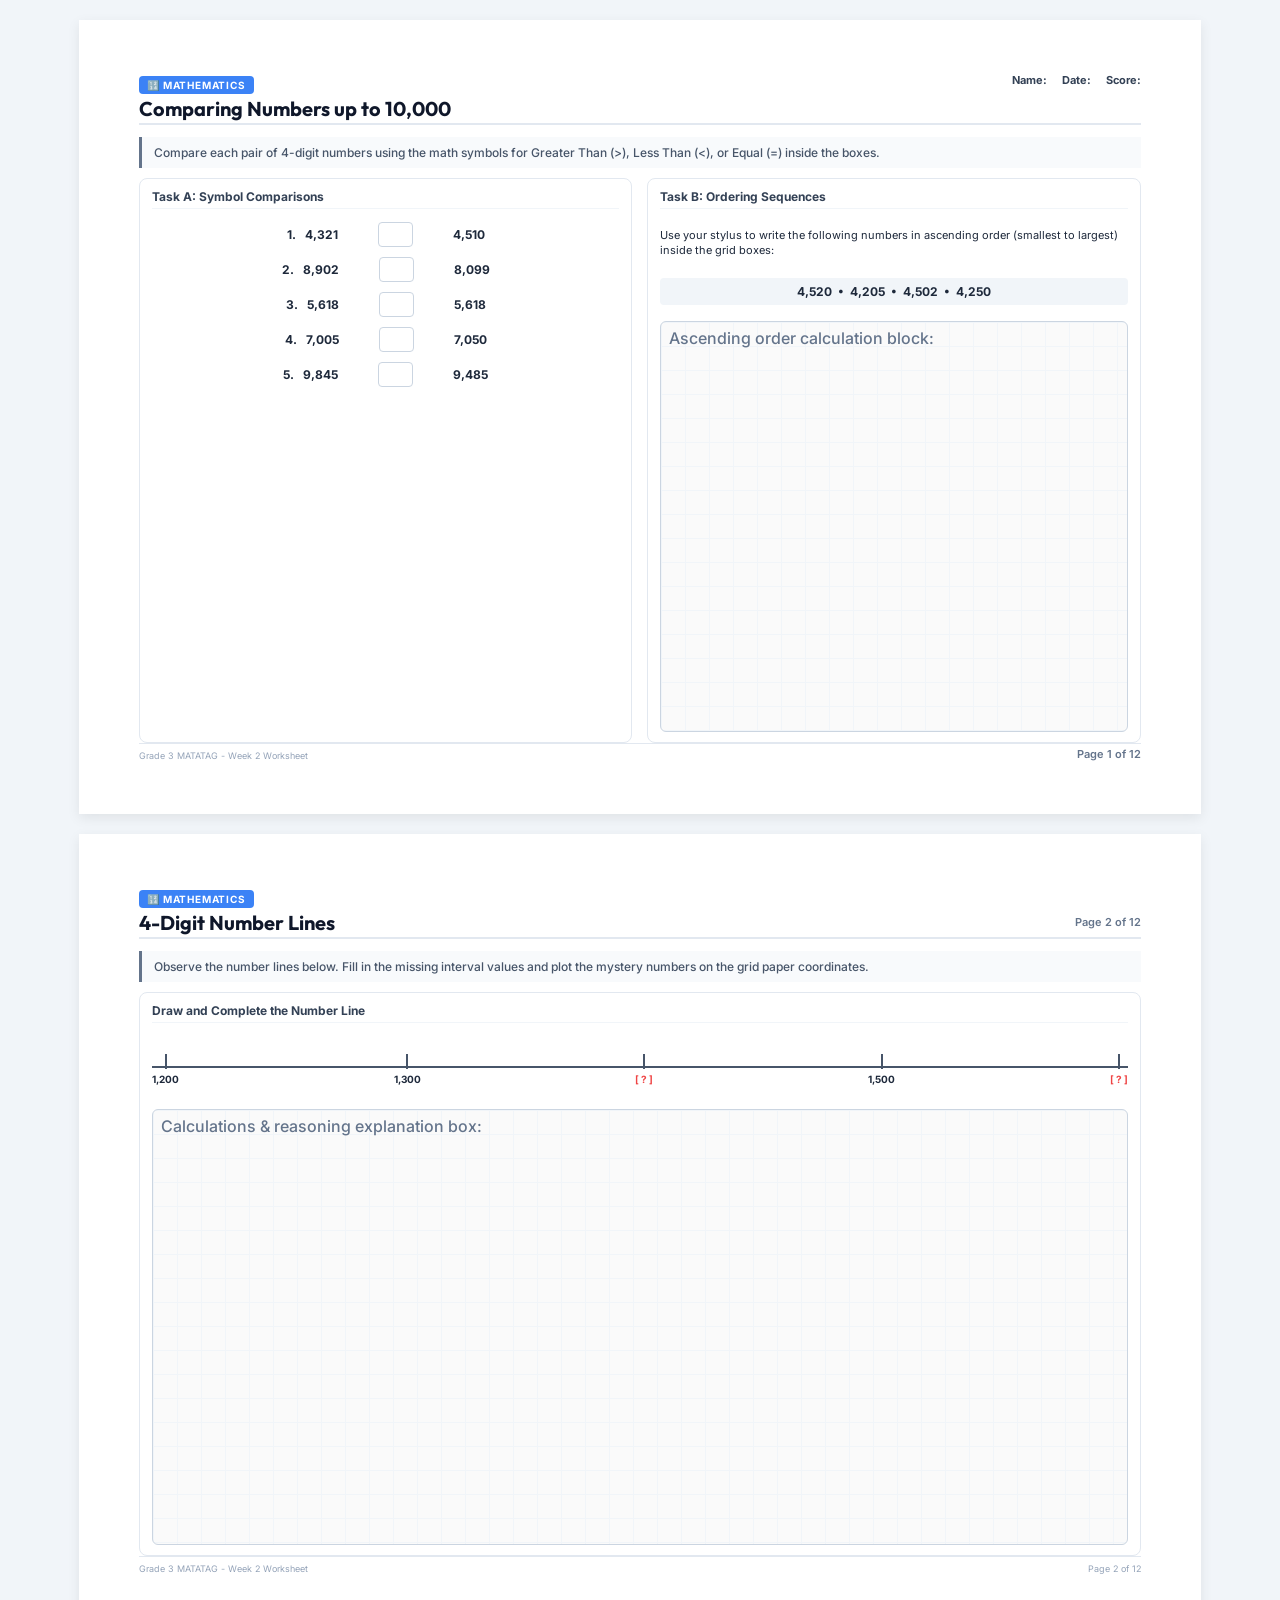
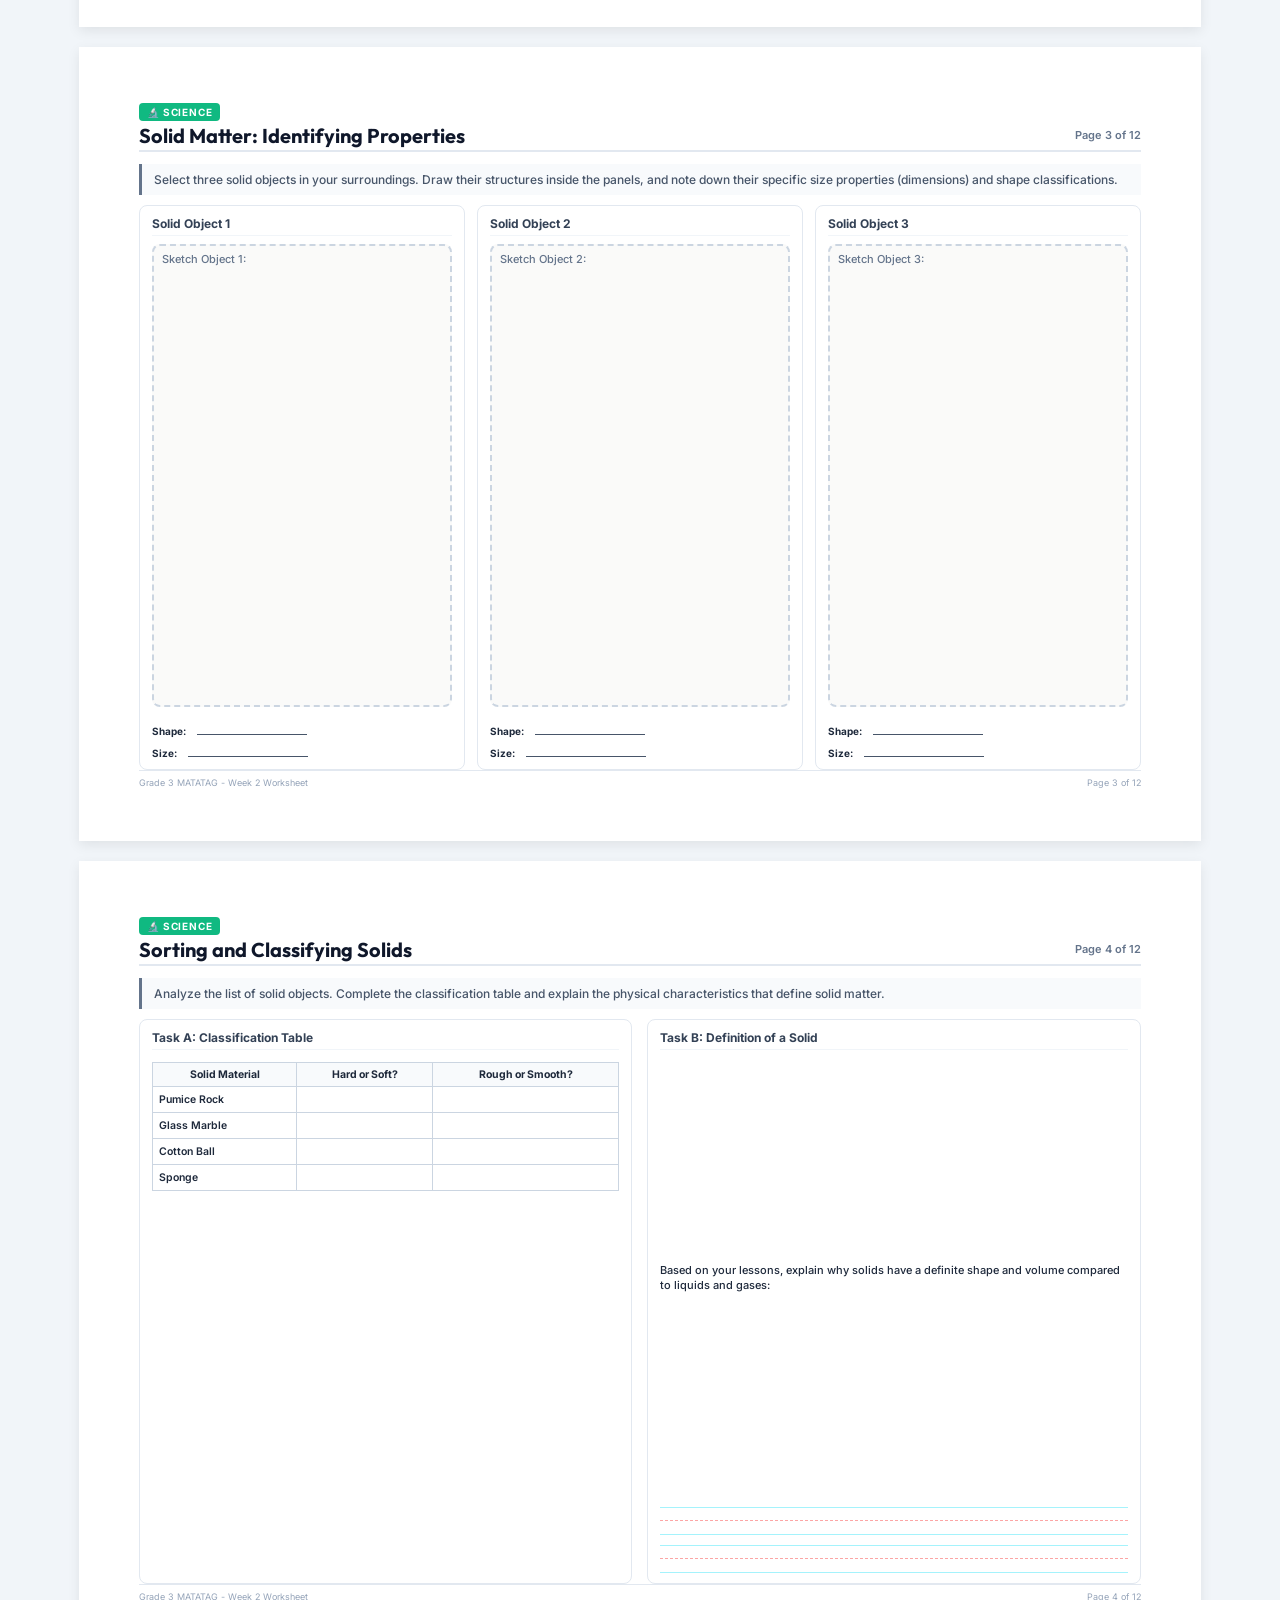
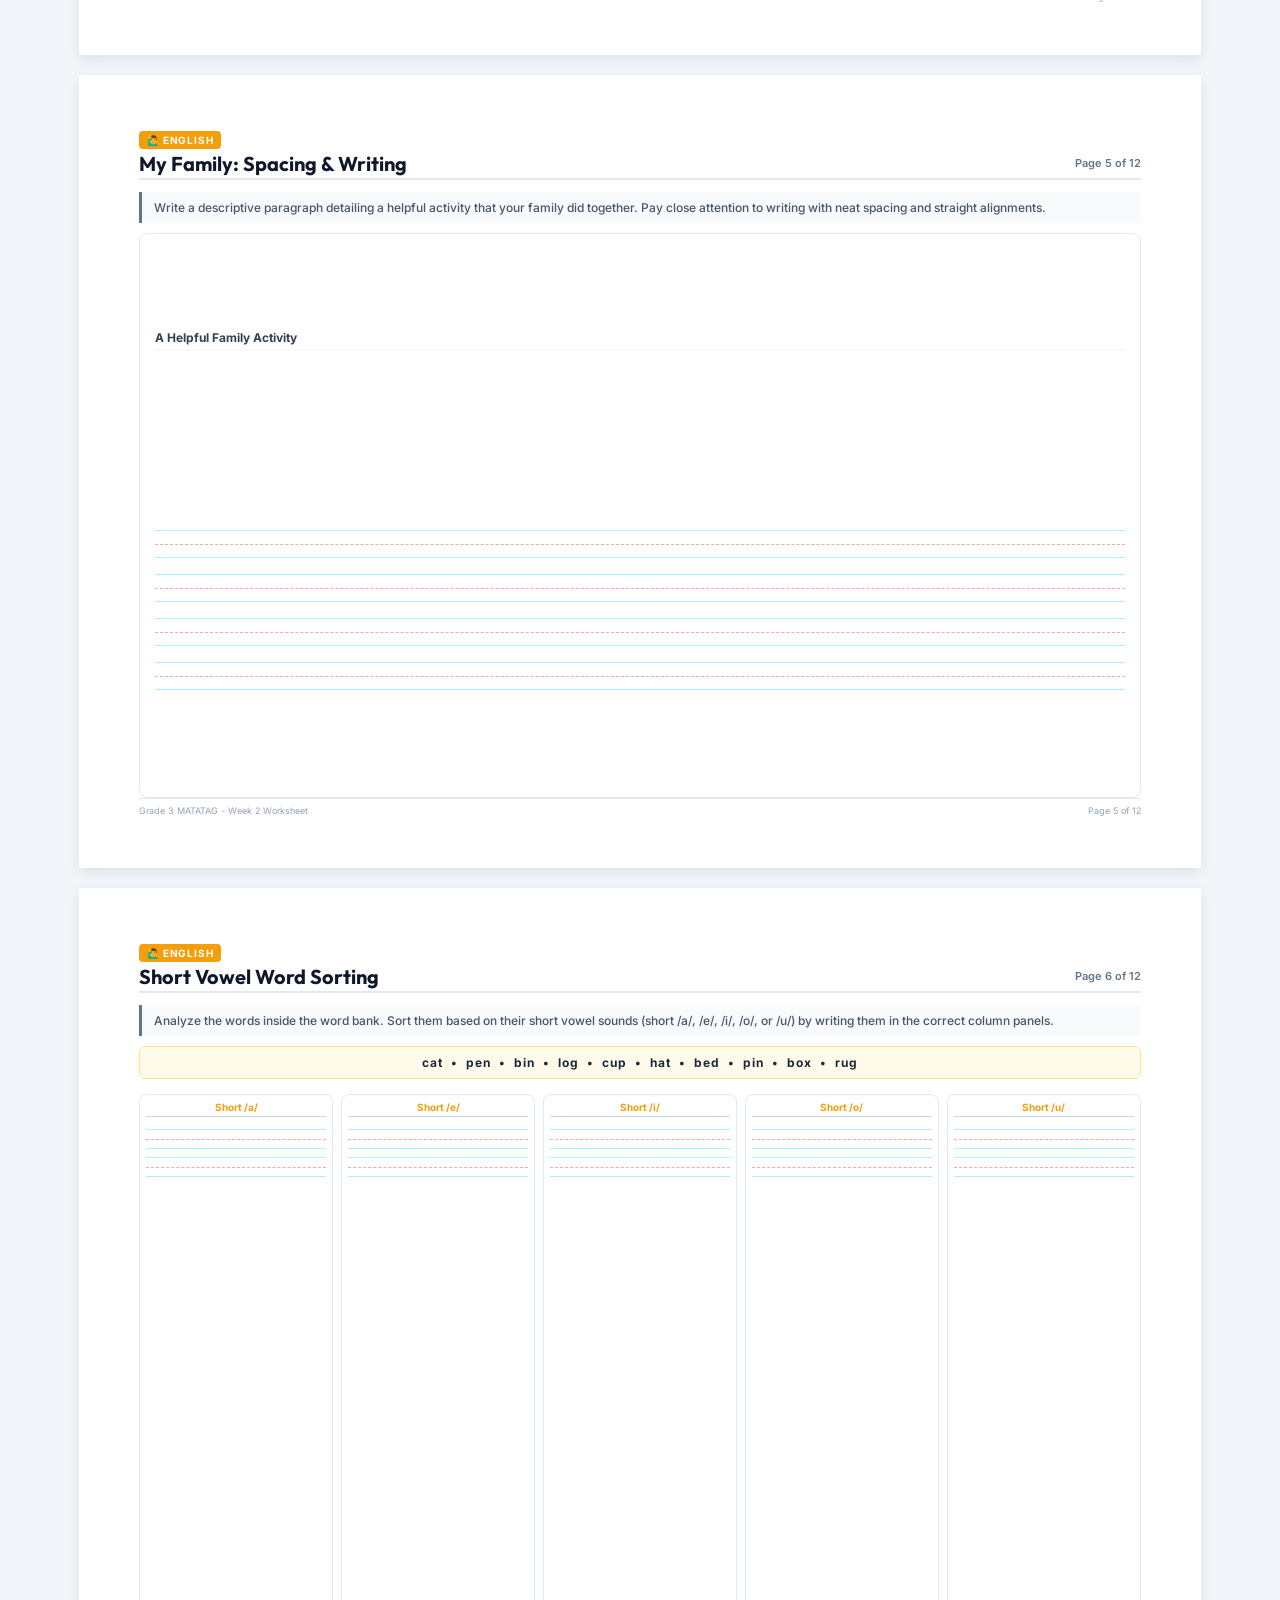
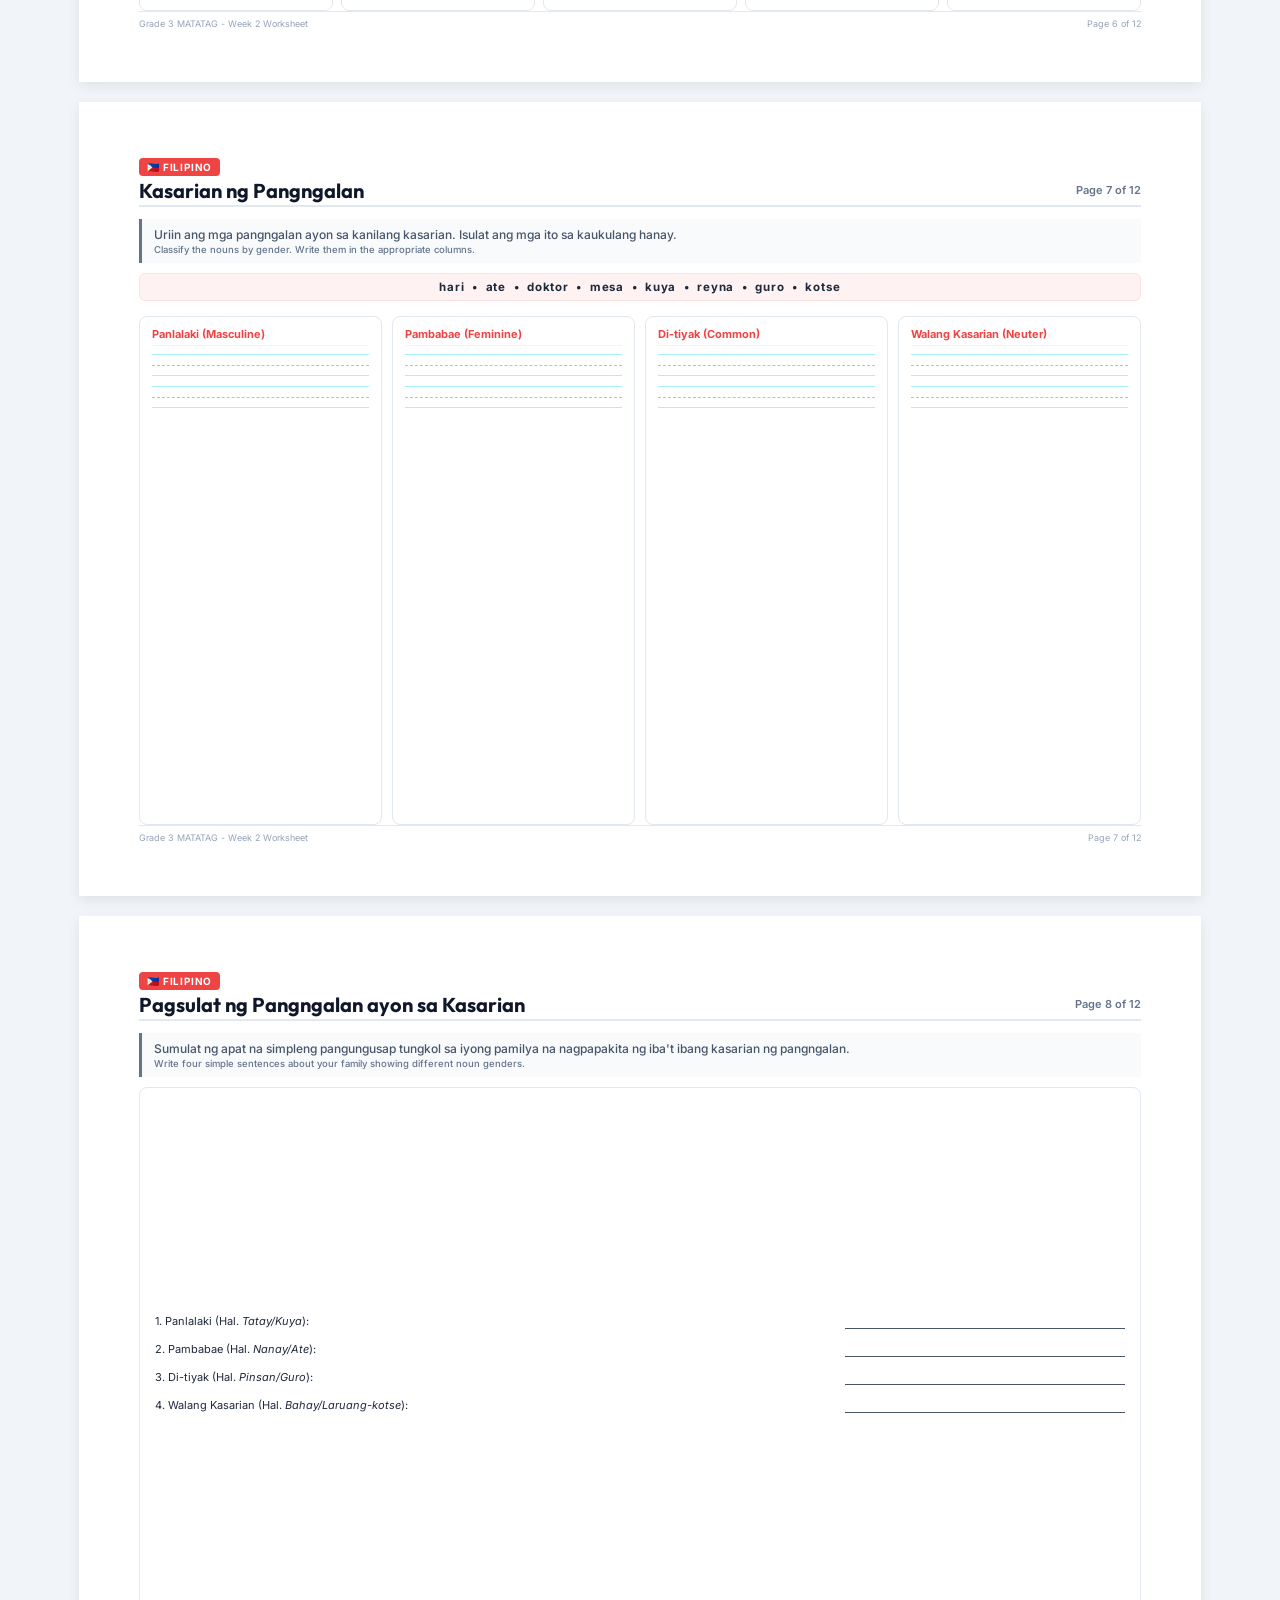
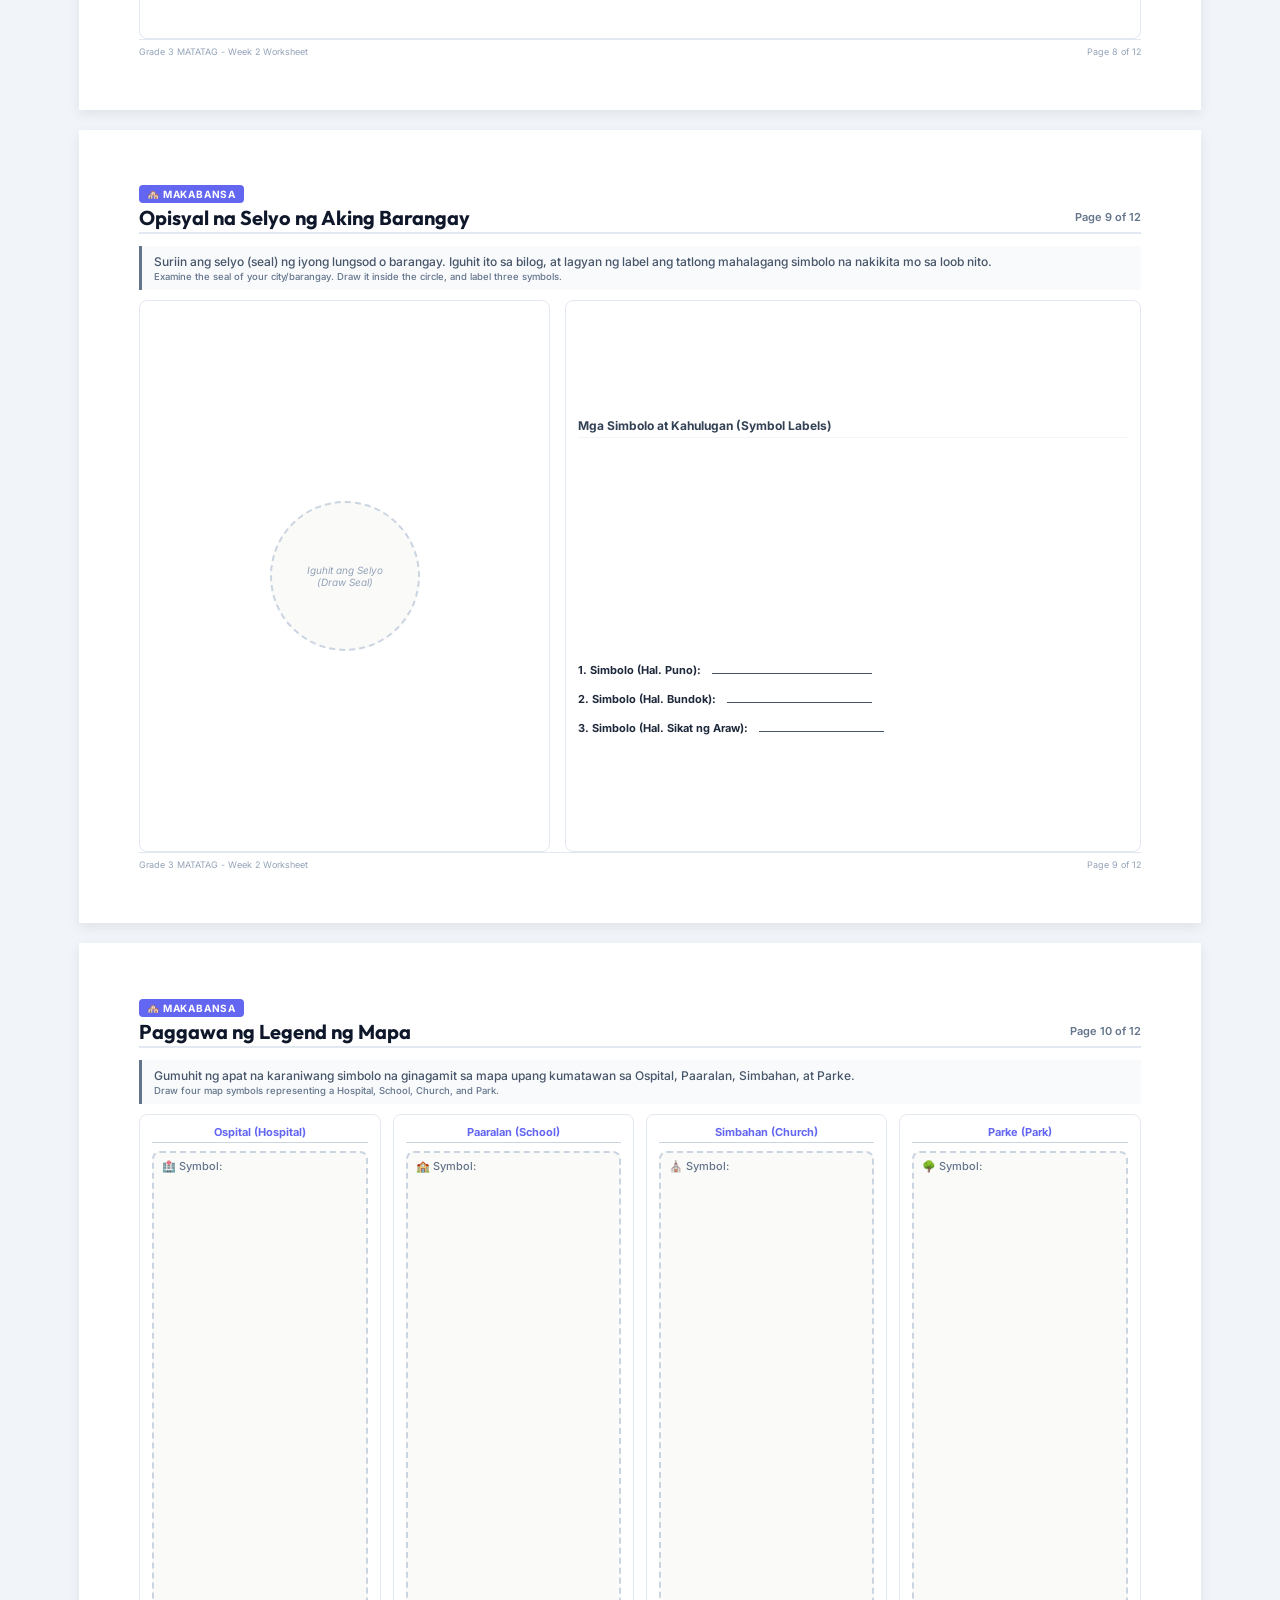
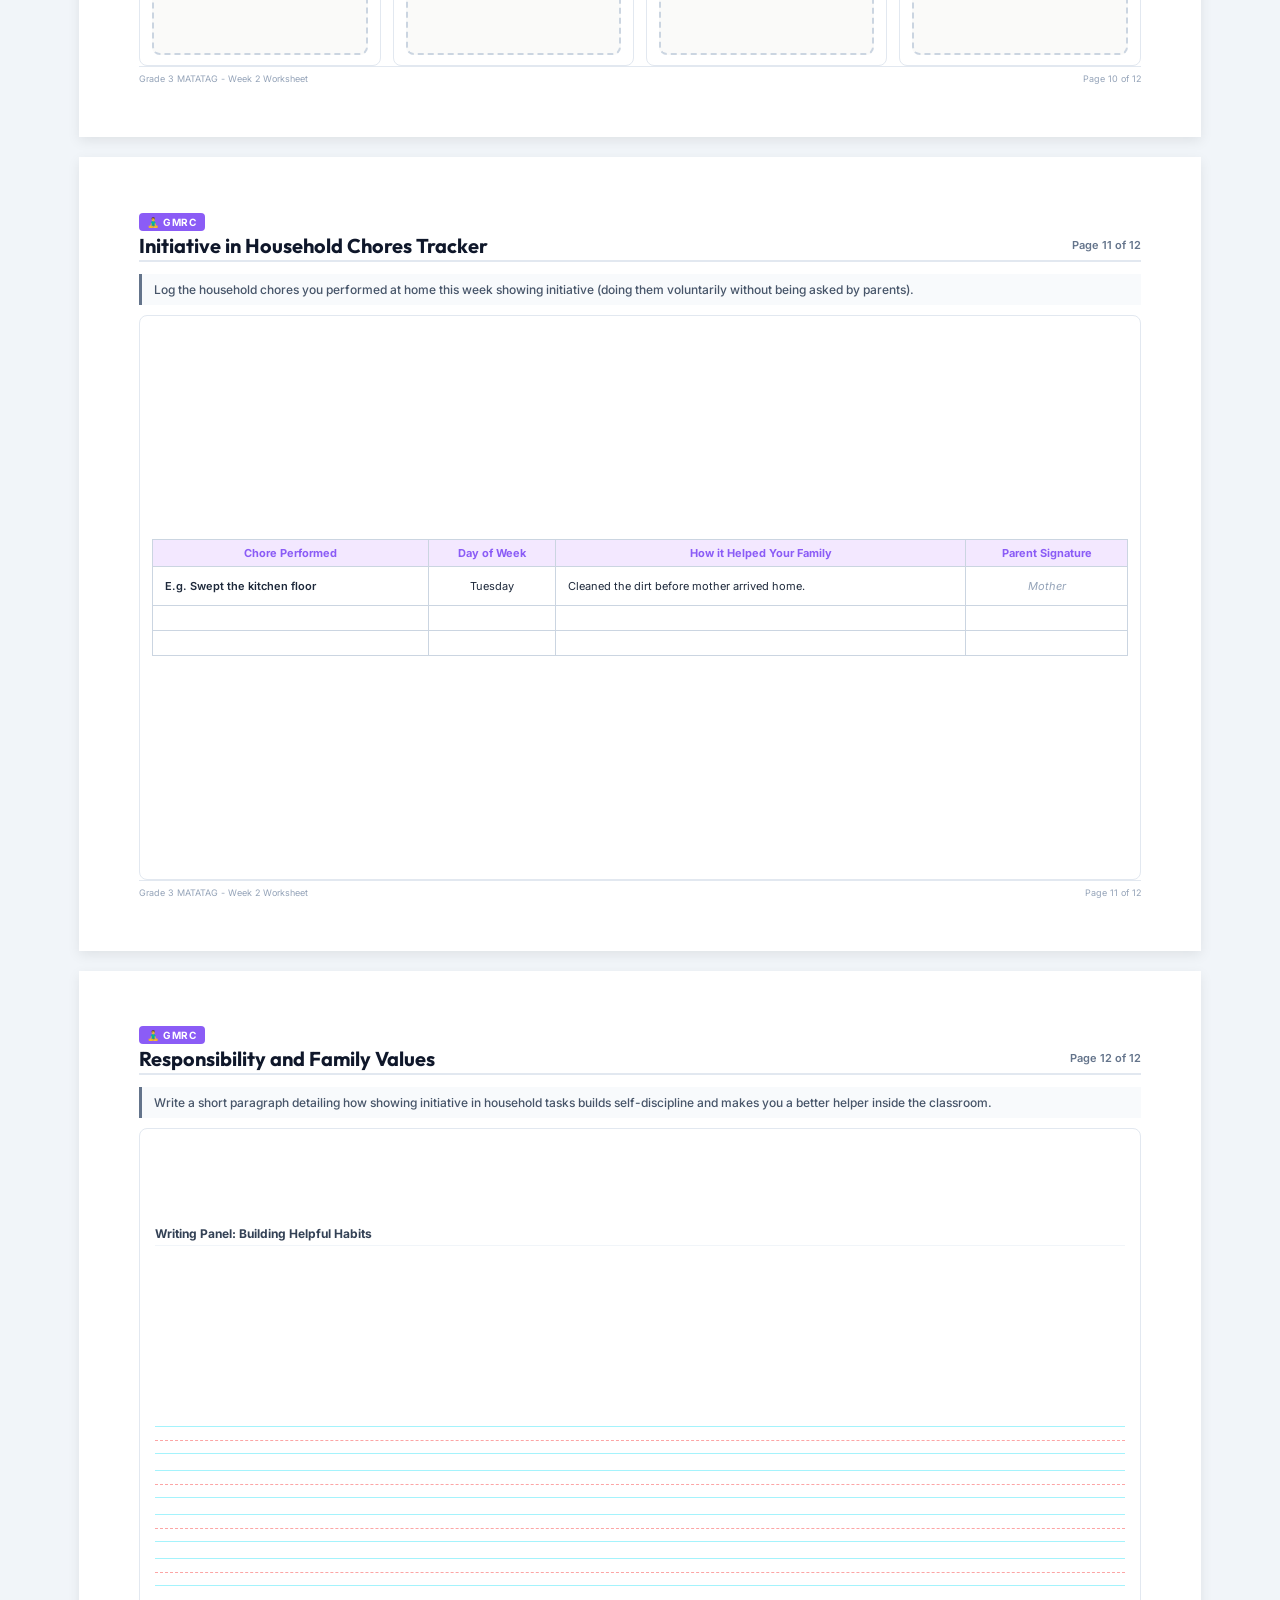
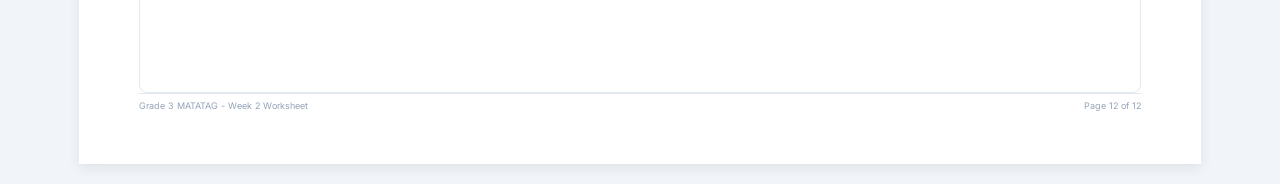
<file: Worksheets/week2.html>
<!DOCTYPE html>
<html lang="en">
<head>
  <meta charset="UTF-8">
  <title>Grade 3 MATATAG  - Week 2 Worksheets</title>
  
  <link rel="preconnect" href="https://fonts.googleapis.com">
  <link rel="preconnect" href="https://fonts.gstatic.com" crossorigin>
  <link href="https://fonts.googleapis.com/css2?family=Inter:wght@400;500;600;700&family=Outfit:wght@600;700;800&display=swap" rel="stylesheet">
  
  <style>
    /* Global Print & Page Styling */
    @page {
      size: A4 landscape;
      margin: 0;
    }
    
    * {
      box-sizing: border-box;
      -webkit-print-color-adjust: exact;
      print-color-adjust: exact;
    }
    
    body {
      margin: 0;
      padding: 0;
      font-family: 'Inter', sans-serif;
      background: #f1f5f9;
      color: #1e293b;
    }
    
    /* Screen View Container */
    .worksheets-container {
      display: flex;
      flex-direction: column;
      align-items: center;
      gap: 20px;
      padding: 20px 0;
    }
    
    /* Individual Page Container */
    .page {
      width: 297mm;
      height: 210mm;
      background: #ffffff;
      padding: 14mm 16mm;
      position: relative;
      display: flex;
      flex-direction: column;
      justify-content: space-between;
      box-shadow: 0 4px 12px rgba(0, 0, 0, 0.08);
      overflow: hidden;
    }
    
    /* Printable breaks */
    @media print {
      body {
        background: #ffffff;
      }
      .worksheets-container {
        padding: 0;
        gap: 0;
      }
      .page {
        box-shadow: none;
        page-break-after: always;
        break-after: page;
      }
    }
    
    /* Header layouts */
    .page-header {
      display: flex;
      justify-content: space-between;
      align-items: flex-start;
      border-bottom: 2px solid #e2e8f0;
      padding-bottom: 8px;
      margin-bottom: 12px;
      height: 52px;
    }
    
    .header-title-block h1 {
      font-family: 'Outfit', sans-serif;
      font-size: 20px;
      margin: 2px 0 0 0;
      color: #0f172a;
    }
    
    .subject-badge {
      display: inline-block;
      font-size: 10px;
      font-weight: 700;
      text-transform: uppercase;
      letter-spacing: 0.8px;
      padding: 3px 8px;
      border-radius: 4px;
      color: #ffffff;
    }
    
    /* Subject Theme Colors */
    .math-theme { background-color: #3b82f6; }
    .science-theme { background-color: #10b981; }
    .english-theme { background-color: #f59e0b; }
    .filipino-theme { background-color: #ef4444; }
    .makabansa-theme { background-color: #6366f1; }
    .gmrc-theme { background-color: #8b5cf6; }
    
    /* Metadata fields on Page 1 */
    .student-meta-block {
      display: flex;
      gap: 15px;
      font-size: 11px;
      color: #334155;
    }
    
    .meta-field {
      border-bottom: 1px dashed #64748b;
      padding-bottom: 2px;
      width: 140px;
    }
    
    .meta-field.large {
      width: 220px;
    }
    
    .page-indicator {
      font-size: 11px;
      font-weight: 600;
      color: #64748b;
      align-self: flex-end;
    }
    
    /* Main Content Layout */
    .content-area {
      flex-grow: 1;
      display: flex;
      flex-direction: column;
      gap: 10px;
    }
    
    .instruction-text {
      font-size: 12px;
      font-weight: 500;
      color: #475569;
      background: #f8fafc;
      padding: 8px 12px;
      border-left: 3px solid #64748b;
      margin: 0;
    }
    
    /* Drawing and Annotation Elements */
    .drawing-board {
      border: 2px dashed #cbd5e1;
      background: #fafaf9;
      border-radius: 8px;
      flex-grow: 1;
      display: flex;
      align-items: center;
      justify-content: center;
      color: #94a3b8;
      font-size: 11px;
      font-style: italic;
      position: relative;
    }
    
    .drawing-label {
      position: absolute;
      top: 6px;
      left: 8px;
      font-weight: 500;
      color: #64748b;
      font-style: normal;
    }
    
    /* Primary Handwriting Guides */
    .handwriting-container {
      display: flex;
      flex-direction: column;
      gap: 16px;
      margin: 10px 0;
    }
    
    .handwriting-line {
      height: 28px;
      position: relative;
      border-bottom: 1.5px solid #a5f3fc; /* Bottom cyan line */
    }
    
    .handwriting-line::before {
      content: '';
      position: absolute;
      top: 50%;
      left: 0;
      width: 100%;
      border-top: 1.5px dashed #fca5a5; /* Middle dashed pink line */
    }
    
    .handwriting-line::after {
      content: '';
      position: absolute;
      top: 0;
      left: 0;
      width: 100%;
      border-top: 1.5px solid #a5f3fc; /* Top cyan line */
    }
    
    /* Math Graph paper grid template */
    .math-grid {
      border: 1px solid #cbd5e1;
      background-size: 24px 24px;
      background-image: linear-gradient(to right, #f1f5f9 1px, transparent 1px),
                        linear-gradient(to bottom, #f1f5f9 1px, transparent 1px);
      background-color: #fafafa;
      position: relative;
      flex-grow: 1;
      border-radius: 6px;
    }
    
    /* Grid layout blocks */
    .two-column-grid {
      display: grid;
      grid-template-columns: 1fr 1fr;
      gap: 15px;
      flex-grow: 1;
    }
    
    .task-card {
      border: 1px solid #e2e8f0;
      border-radius: 8px;
      padding: 10px 12px;
      display: flex;
      flex-direction: column;
      gap: 8px;
    }
    
    .task-title {
      font-size: 12px;
      font-weight: 700;
      color: #334155;
      border-bottom: 1px solid #f1f5f9;
      padding-bottom: 4px;
    }
    
    .task-item {
      font-size: 11px;
      line-height: 1.4;
    }
    
    /* Footers */
    .page-footer {
      display: flex;
      justify-content: space-between;
      align-items: center;
      border-top: 1px solid #e2e8f0;
      padding-top: 6px;
      font-size: 9px;
      color: #94a3b8;
      height: 18px;
    }
    
    /* Specific question items */
    .question-row {
      display: flex;
      align-items: center;
      justify-content: space-between;
      padding: 6px 0;
      border-bottom: 1px solid #f1f5f9;
      font-size: 11px;
    }
    
    .answer-line {
      width: 140px;
      border-bottom: 1.5px solid #475569;
      height: 16px;
      margin-left: 8px;
      display: inline-block;
    }
    
    .fil-translation {
      font-size: 9.5px;
      color: #64748b;
      display: block;
      margin-top: 2px;
    }
  </style>
</head>
<body>

<div class="worksheets-container">

  <!-- PAGE 1: MATHEMATICS (PAGE 1/2) -->
  <div class="page">
    <header class="page-header">
      <div class="header-title-block">
        <span class="subject-badge math-theme">🔢 Mathematics</span>
        <h1>Comparing Numbers up to 10,000</h1>
      </div>
      <div class="student-meta-block">
        <div><strong>Name:</strong> <span class="meta-field large"></span></div>
        <div><strong>Date:</strong> <span class="meta-field"></span></div>
        <div><strong>Score:</strong> <span class="meta-field" style="width:40px;"></span></div>
      </div>
    </header>
    
    <div class="content-area">
      <p class="instruction-text">Compare each pair of 4-digit numbers using the math symbols for Greater Than (&gt;), Less Than (&lt;), or Equal (=) inside the boxes.</p>
      
      <div class="two-column-grid">
        <div class="task-card">
          <div class="task-title">Task A: Symbol Comparisons</div>
          <div style="display:flex; flex-direction:column; gap: 10px; padding: 5px 0; font-size:12px;">
            <div style="display:flex; justify-content:center; gap: 40px; align-items:center;">
              <strong>1. &nbsp; 4,321</strong>
              <div style="width:35px; height:25px; border: 1.5px solid #cbd5e1; border-radius:4px; display:flex; align-items:center; justify-content:center; font-weight:700;"></div>
              <strong>4,510</strong>
            </div>
            <div style="display:flex; justify-content:center; gap: 40px; align-items:center;">
              <strong>2. &nbsp; 8,902</strong>
              <div style="width:35px; height:25px; border: 1.5px solid #cbd5e1; border-radius:4px; display:flex; align-items:center; justify-content:center; font-weight:700;"></div>
              <strong>8,099</strong>
            </div>
            <div style="display:flex; justify-content:center; gap: 40px; align-items:center;">
              <strong>3. &nbsp; 5,618</strong>
              <div style="width:35px; height:25px; border: 1.5px solid #cbd5e1; border-radius:4px; display:flex; align-items:center; justify-content:center; font-weight:700;"></div>
              <strong>5,618</strong>
            </div>
            <div style="display:flex; justify-content:center; gap: 40px; align-items:center;">
              <strong>4. &nbsp; 7,005</strong>
              <div style="width:35px; height:25px; border: 1.5px solid #cbd5e1; border-radius:4px; display:flex; align-items:center; justify-content:center; font-weight:700;"></div>
              <strong>7,050</strong>
            </div>
            <div style="display:flex; justify-content:center; gap: 40px; align-items:center;">
              <strong>5. &nbsp; 9,845</strong>
              <div style="width:35px; height:25px; border: 1.5px solid #cbd5e1; border-radius:4px; display:flex; align-items:center; justify-content:center; font-weight:700;"></div>
              <strong>9,485</strong>
            </div>
          </div>
        </div>
        
        <div class="task-card">
          <div class="task-title">Task B: Ordering Sequences</div>
          <p class="task-item">Use your stylus to write the following numbers in ascending order (smallest to largest) inside the grid boxes:</p>
          <div style="font-weight:700; text-align:center; padding: 6px; background:#f1f5f9; border-radius:4px; margin-bottom:8px; font-size:12px;">
            4,520 &nbsp;&bull;&nbsp; 4,205 &nbsp;&bull;&nbsp; 4,502 &nbsp;&bull;&nbsp; 4,250
          </div>
          <div class="math-grid">
            <span class="drawing-label">Ascending order calculation block:</span>
          </div>
        </div>
      </div>
    </div>
    
    <footer class="page-footer">
      <span>Grade 3 MATATAG  - Week 2 Worksheet</span>
      <span class="page-indicator">Page 1 of 12</span>
    </footer>
  </div>

  <!-- PAGE 2: MATHEMATICS (PAGE 2/2) -->
  <div class="page">
    <header class="page-header">
      <div class="header-title-block">
        <span class="subject-badge math-theme">🔢 Mathematics</span>
        <h1>4-Digit Number Lines</h1>
      </div>
      <div class="page-indicator">Page 2 of 12</div>
    </header>
    
    <div class="content-area">
      <p class="instruction-text">Observe the number lines below. Fill in the missing interval values and plot the mystery numbers on the grid paper coordinates.</p>
      
      <div class="task-card" style="flex-grow:1; justify-content:space-around;">
        <div class="task-title">Draw and Complete the Number Line</div>
        
        <!-- Graphical number line 1 -->
        <div style="position:relative; height:40px; margin: 15px 0;">
          <div style="width:100%; height:2px; background:#475569; position:absolute; top:50%;"></div>
          <!-- ticks -->
          <div style="display:flex; justify-content:space-between; width:100%; position:absolute; top:20%;">
            <div style="display:flex; flex-direction:column; align-items:center;">
              <div style="width:2px; height:15px; background:#475569;"></div>
              <span style="font-size:10px; font-weight:700; margin-top:4px;">1,200</span>
            </div>
            <div style="display:flex; flex-direction:column; align-items:center;">
              <div style="width:2px; height:15px; background:#475569;"></div>
              <span style="font-size:10px; font-weight:700; margin-top:4px;">1,300</span>
            </div>
            <div style="display:flex; flex-direction:column; align-items:center;">
              <div style="width:2px; height:15px; background:#475569;"></div>
              <span style="font-size:10px; font-weight:700; color:#ef4444; margin-top:4px;">[ ? ]</span>
            </div>
            <div style="display:flex; flex-direction:column; align-items:center;">
              <div style="width:2px; height:15px; background:#475569;"></div>
              <span style="font-size:10px; font-weight:700; margin-top:4px;">1,500</span>
            </div>
            <div style="display:flex; flex-direction:column; align-items:center;">
              <div style="width:2px; height:15px; background:#475569;"></div>
              <span style="font-size:10px; font-weight:700; color:#ef4444; margin-top:4px;">[ ? ]</span>
            </div>
          </div>
        </div>
        
        <div class="math-grid" style="height:100px;">
          <span class="drawing-label">Calculations & reasoning explanation box:</span>
        </div>
      </div>
    </div>
    
    <footer class="page-footer">
      <span>Grade 3 MATATAG  - Week 2 Worksheet</span>
      <span>Page 2 of 12</span>
    </footer>
  </div>

  <!-- PAGE 3: SCIENCE (PAGE 1/2) -->
  <div class="page">
    <header class="page-header">
      <div class="header-title-block">
        <span class="subject-badge science-theme">🔬 Science</span>
        <h1>Solid Matter: Identifying Properties</h1>
      </div>
      <div class="page-indicator">Page 3 of 12</div>
    </header>
    
    <div class="content-area">
      <p class="instruction-text">Select three solid objects in your surroundings. Draw their structures inside the panels, and note down their specific size properties (dimensions) and shape classifications.</p>
      
      <div class="two-column-grid" style="grid-template-columns: 1fr 1fr 1fr; gap:12px;">
        <div class="task-card">
          <div class="task-title">Solid Object 1</div>
          <div class="drawing-board" style="height:110px;">
            <span class="drawing-label">Sketch Object 1:</span>
          </div>
          <div style="font-size:10px; display:flex; flex-direction:column; gap:4px; margin-top:4px;">
            <div><strong>Shape:</strong> <span class="answer-line" style="width:110px;"></span></div>
            <div><strong>Size:</strong> <span class="answer-line" style="width:120px;"></span></div>
          </div>
        </div>
        
        <div class="task-card">
          <div class="task-title">Solid Object 2</div>
          <div class="drawing-board" style="height:110px;">
            <span class="drawing-label">Sketch Object 2:</span>
          </div>
          <div style="font-size:10px; display:flex; flex-direction:column; gap:4px; margin-top:4px;">
            <div><strong>Shape:</strong> <span class="answer-line" style="width:110px;"></span></div>
            <div><strong>Size:</strong> <span class="answer-line" style="width:120px;"></span></div>
          </div>
        </div>
        
        <div class="task-card">
          <div class="task-title">Solid Object 3</div>
          <div class="drawing-board" style="height:110px;">
            <span class="drawing-label">Sketch Object 3:</span>
          </div>
          <div style="font-size:10px; display:flex; flex-direction:column; gap:4px; margin-top:4px;">
            <div><strong>Shape:</strong> <span class="answer-line" style="width:110px;"></span></div>
            <div><strong>Size:</strong> <span class="answer-line" style="width:120px;"></span></div>
          </div>
        </div>
      </div>
    </div>
    
    <footer class="page-footer">
      <span>Grade 3 MATATAG  - Week 2 Worksheet</span>
      <span>Page 3 of 12</span>
    </footer>
  </div>

  <!-- PAGE 4: SCIENCE (PAGE 2/2) -->
  <div class="page">
    <header class="page-header">
      <div class="header-title-block">
        <span class="subject-badge science-theme">🔬 Science</span>
        <h1>Sorting and Classifying Solids</h1>
      </div>
      <div class="page-indicator">Page 4 of 12</div>
    </header>
    
    <div class="content-area">
      <p class="instruction-text">Analyze the list of solid objects. Complete the classification table and explain the physical characteristics that define solid matter.</p>
      
      <div class="two-column-grid">
        <div class="task-card">
          <div class="task-title">Task A: Classification Table</div>
          <table style="width: 100%; border-collapse: collapse; margin-top: 4px; font-size: 10.5px;">
            <thead>
              <tr style="background: #f8fafc; border: 1px solid #cbd5e1;">
                <th style="padding: 5px; border: 1px solid #cbd5e1;">Solid Material</th>
                <th style="padding: 5px; border: 1px solid #cbd5e1;">Hard or Soft?</th>
                <th style="padding: 5px; border: 1px solid #cbd5e1;">Rough or Smooth?</th>
              </tr>
            </thead>
            <tbody>
              <tr>
                <td style="padding: 6px; border: 1px solid #cbd5e1; font-weight: 600;">Pumice Rock</td>
                <td style="border: 1px solid #cbd5e1;"></td>
                <td style="border: 1px solid #cbd5e1;"></td>
              </tr>
              <tr>
                <td style="padding: 6px; border: 1px solid #cbd5e1; font-weight: 600;">Glass Marble</td>
                <td style="border: 1px solid #cbd5e1;"></td>
                <td style="border: 1px solid #cbd5e1;"></td>
              </tr>
              <tr>
                <td style="padding: 6px; border: 1px solid #cbd5e1; font-weight: 600;">Cotton Ball</td>
                <td style="border: 1px solid #cbd5e1;"></td>
                <td style="border: 1px solid #cbd5e1;"></td>
              </tr>
              <tr>
                <td style="padding: 6px; border: 1px solid #cbd5e1; font-weight: 600;">Sponge</td>
                <td style="border: 1px solid #cbd5e1;"></td>
                <td style="border: 1px solid #cbd5e1;"></td>
              </tr>
            </tbody>
          </table>
        </div>
        
        <div class="task-card" style="justify-content:space-between;">
          <div class="task-title">Task B: Definition of a Solid</div>
          <p class="task-item" style="margin:0; font-weight:500;">Based on your lessons, explain why solids have a definite shape and volume compared to liquids and gases:</p>
          <div class="handwriting-container" style="gap:10px; margin:0;">
            <div class="handwriting-line"></div>
            <div class="handwriting-line"></div>
          </div>
        </div>
      </div>
    </div>
    
    <footer class="page-footer">
      <span>Grade 3 MATATAG  - Week 2 Worksheet</span>
      <span>Page 4 of 12</span>
    </footer>
  </div>

  <!-- PAGE 5: ENGLISH (PAGE 1/2) -->
  <div class="page">
    <header class="page-header">
      <div class="header-title-block">
        <span class="subject-badge english-theme">🙋‍♂️ English</span>
        <h1>My Family: Spacing & Writing</h1>
      </div>
      <div class="page-indicator">Page 5 of 12</div>
    </header>
    
    <div class="content-area">
      <p class="instruction-text">Write a descriptive paragraph detailing a helpful activity that your family did together. Pay close attention to writing with neat spacing and straight alignments.</p>
      
      <div class="task-card" style="flex-grow:1; justify-content:space-around; padding:15px;">
        <div class="task-title">A Helpful Family Activity</div>
        <div class="handwriting-container">
          <div class="handwriting-line"></div>
          <div class="handwriting-line"></div>
          <div class="handwriting-line"></div>
          <div class="handwriting-line"></div>
        </div>
      </div>
    </div>
    
    <footer class="page-footer">
      <span>Grade 3 MATATAG  - Week 2 Worksheet</span>
      <span>Page 5 of 12</span>
    </footer>
  </div>

  <!-- PAGE 6: ENGLISH (PAGE 2/2) -->
  <div class="page">
    <header class="page-header">
      <div class="header-title-block">
        <span class="subject-badge english-theme">🙋‍♂️ English</span>
        <h1>Short Vowel Word Sorting</h1>
      </div>
      <div class="page-indicator">Page 6 of 12</div>
    </header>
    
    <div class="content-area">
      <p class="instruction-text">Analyze the words inside the word bank. Sort them based on their short vowel sounds (short /a/, /e/, /i/, /o/, or /u/) by writing them in the correct column panels.</p>
      
      <div style="font-weight:700; font-size:12px; background:#fffbeb; border:1px solid #fde68a; padding:8px 12px; text-align:center; border-radius:6px; letter-spacing:1px; margin-bottom: 5px;">
        cat &nbsp;&bull;&nbsp; pen &nbsp;&bull;&nbsp; bin &nbsp;&bull;&nbsp; log &nbsp;&bull;&nbsp; cup &nbsp;&bull;&nbsp; hat &nbsp;&bull;&nbsp; bed &nbsp;&bull;&nbsp; pin &nbsp;&bull;&nbsp; box &nbsp;&bull;&nbsp; rug
      </div>
      
      <div class="two-column-grid" style="display:grid; grid-template-columns:1fr 1fr 1fr 1fr 1fr; gap:8px; flex-grow:1;">
        <div class="task-card" style="padding:6px;">
          <div style="font-size:10px; font-weight:700; color:#f59e0b; text-align:center; border-bottom:1px solid #cbd5e1; padding-bottom:3px;">Short /a/</div>
          <div class="handwriting-container" style="gap:8px; margin:4px 0;"><div class="handwriting-line" style="height:20px;"></div><div class="handwriting-line" style="height:20px;"></div></div>
        </div>
        <div class="task-card" style="padding:6px;">
          <div style="font-size:10px; font-weight:700; color:#f59e0b; text-align:center; border-bottom:1px solid #cbd5e1; padding-bottom:3px;">Short /e/</div>
          <div class="handwriting-container" style="gap:8px; margin:4px 0;"><div class="handwriting-line" style="height:20px;"></div><div class="handwriting-line" style="height:20px;"></div></div>
        </div>
        <div class="task-card" style="padding:6px;">
          <div style="font-size:10px; font-weight:700; color:#f59e0b; text-align:center; border-bottom:1px solid #cbd5e1; padding-bottom:3px;">Short /i/</div>
          <div class="handwriting-container" style="gap:8px; margin:4px 0;"><div class="handwriting-line" style="height:20px;"></div><div class="handwriting-line" style="height:20px;"></div></div>
        </div>
        <div class="task-card" style="padding:6px;">
          <div style="font-size:10px; font-weight:700; color:#f59e0b; text-align:center; border-bottom:1px solid #cbd5e1; padding-bottom:3px;">Short /o/</div>
          <div class="handwriting-container" style="gap:8px; margin:4px 0;"><div class="handwriting-line" style="height:20px;"></div><div class="handwriting-line" style="height:20px;"></div></div>
        </div>
        <div class="task-card" style="padding:6px;">
          <div style="font-size:10px; font-weight:700; color:#f59e0b; text-align:center; border-bottom:1px solid #cbd5e1; padding-bottom:3px;">Short /u/</div>
          <div class="handwriting-container" style="gap:8px; margin:4px 0;"><div class="handwriting-line" style="height:20px;"></div><div class="handwriting-line" style="height:20px;"></div></div>
        </div>
      </div>
    </div>
    
    <footer class="page-footer">
      <span>Grade 3 MATATAG  - Week 2 Worksheet</span>
      <span>Page 6 of 12</span>
    </footer>
  </div>

  <!-- PAGE 7: FILIPINO (PAGE 1/2) -->
  <div class="page">
    <header class="page-header">
      <div class="header-title-block">
        <span class="subject-badge filipino-theme">🇵🇭 Filipino</span>
        <h1>Kasarian ng Pangngalan</h1>
      </div>
      <div class="page-indicator">Page 7 of 12</div>
    </header>
    
    <div class="content-area">
      <p class="instruction-text">
        Uriin ang mga pangngalan ayon sa kanilang kasarian. Isulat ang mga ito sa kaukulang hanay.
        <span class="fil-translation">Classify the nouns by gender. Write them in the appropriate columns.</span>
      </p>
      
      <div style="font-weight:700; font-size:11.5px; background:#fef2f2; border:1px solid #fee2e2; padding:6px 12px; text-align:center; border-radius:6px; letter-spacing:0.8px; margin-bottom:5px;">
        hari &nbsp;&bull;&nbsp; ate &nbsp;&bull;&nbsp; doktor &nbsp;&bull;&nbsp; mesa &nbsp;&bull;&nbsp; kuya &nbsp;&bull;&nbsp; reyna &nbsp;&bull;&nbsp; guro &nbsp;&bull;&nbsp; kotse
      </div>
      
      <div class="two-column-grid" style="grid-template-columns:1fr 1fr 1fr 1fr; gap:10px;">
        <div class="task-card">
          <div class="task-title" style="color:#ef4444; font-size:11px;">Panlalaki (Masculine)</div>
          <div class="handwriting-container" style="gap:10px; margin:0;"><div class="handwriting-line" style="height:22px;"></div><div class="handwriting-line" style="height:22px;"></div></div>
        </div>
        <div class="task-card">
          <div class="task-title" style="color:#ef4444; font-size:11px;">Pambabae (Feminine)</div>
          <div class="handwriting-container" style="gap:10px; margin:0;"><div class="handwriting-line" style="height:22px;"></div><div class="handwriting-line" style="height:22px;"></div></div>
        </div>
        <div class="task-card">
          <div class="task-title" style="color:#ef4444; font-size:11px;">Di-tiyak (Common)</div>
          <div class="handwriting-container" style="gap:10px; margin:0;"><div class="handwriting-line" style="height:22px;"></div><div class="handwriting-line" style="height:22px;"></div></div>
        </div>
        <div class="task-card">
          <div class="task-title" style="color:#ef4444; font-size:11px;">Walang Kasarian (Neuter)</div>
          <div class="handwriting-container" style="gap:10px; margin:0;"><div class="handwriting-line" style="height:22px;"></div><div class="handwriting-line" style="height:22px;"></div></div>
        </div>
      </div>
    </div>
    
    <footer class="page-footer">
      <span>Grade 3 MATATAG  - Week 2 Worksheet</span>
      <span>Page 7 of 12</span>
    </footer>
  </div>

  <!-- PAGE 8: FILIPINO (PAGE 2/2) -->
  <div class="page">
    <header class="page-header">
      <div class="header-title-block">
        <span class="subject-badge filipino-theme">🇵🇭 Filipino</span>
        <h1>Pagsulat ng Pangngalan ayon sa Kasarian</h1>
      </div>
      <div class="page-indicator">Page 8 of 12</div>
    </header>
    
    <div class="content-area">
      <p class="instruction-text">
        Sumulat ng apat na simpleng pangungusap tungkol sa iyong pamilya na nagpapakita ng iba't ibang kasarian ng pangngalan.
        <span class="fil-translation">Write four simple sentences about your family showing different noun genders.</span>
      </p>
      
      <div class="task-card" style="flex-grow:1; justify-content:space-around; padding:15px;">
        <div style="display:flex; flex-direction:column; gap:8px; font-size:11px;">
          <div class="question-row" style="border:none; padding:2px 0;"><span>1. Panlalaki (Hal. <i>Tatay/Kuya</i>):</span><span class="answer-line" style="width:280px;"></span></div>
          <div class="question-row" style="border:none; padding:2px 0;"><span>2. Pambabae (Hal. <i>Nanay/Ate</i>):</span><span class="answer-line" style="width:280px;"></span></div>
          <div class="question-row" style="border:none; padding:2px 0;"><span>3. Di-tiyak (Hal. <i>Pinsan/Guro</i>):</span><span class="answer-line" style="width:280px;"></span></div>
          <div class="question-row" style="border:none; padding:2px 0;"><span>4. Walang Kasarian (Hal. <i>Bahay/Laruang-kotse</i>):</span><span class="answer-line" style="width:280px;"></span></div>
        </div>
      </div>
    </div>
    
    <footer class="page-footer">
      <span>Grade 3 MATATAG  - Week 2 Worksheet</span>
      <span>Page 8 of 12</span>
    </footer>
  </div>

  <!-- PAGE 9: MAKABANSA (PAGE 1/2) -->
  <div class="page">
    <header class="page-header">
      <div class="header-title-block">
        <span class="subject-badge makabansa-theme">🏘️ Makabansa</span>
        <h1>Opisyal na Selyo ng Aking Barangay</h1>
      </div>
      <div class="page-indicator">Page 9 of 12</div>
    </header>
    
    <div class="content-area">
      <p class="instruction-text">
        Suriin ang selyo (seal) ng iyong lungsod o barangay. Iguhit ito sa bilog, at lagyan ng label ang tatlong mahalagang simbolo na nakikita mo sa loob nito.
        <span class="fil-translation">Examine the seal of your city/barangay. Draw it inside the circle, and label three symbols.</span>
      </p>
      
      <div class="two-column-grid" style="grid-template-columns: 1.25fr 1.75fr;">
        <div class="task-card" style="align-items:center; justify-content:center;">
          <!-- Drawing board formatted as a circle for seal sketching -->
          <div style="width:150px; height:150px; border:2px dashed #cbd5e1; border-radius:50%; background:#fafaf9; display:flex; align-items:center; justify-content:center; color:#94a3b8; font-style:italic; font-size:10px; position:relative;">
            <span style="text-align:center;">Iguhit ang Selyo<br>(Draw Seal)</span>
          </div>
        </div>
        
        <div class="task-card" style="justify-content:space-around;">
          <div class="task-title">Mga Simbolo at Kahulugan (Symbol Labels)</div>
          <div style="display:flex; flex-direction:column; gap:10px; font-size:11px;">
            <div><strong>1. Simbolo (Hal. Puno):</strong> <span class="answer-line" style="width:160px;"></span></div>
            <div><strong>2. Simbolo (Hal. Bundok):</strong> <span class="answer-line" style="width:145px;"></span></div>
            <div><strong>3. Simbolo (Hal. Sikat ng Araw):</strong> <span class="answer-line" style="width:125px;"></span></div>
          </div>
        </div>
      </div>
    </div>
    
    <footer class="page-footer">
      <span>Grade 3 MATATAG  - Week 2 Worksheet</span>
      <span>Page 9 of 12</span>
    </footer>
  </div>

  <!-- PAGE 10: MAKABANSA (PAGE 2/2) -->
  <div class="page">
    <header class="page-header">
      <div class="header-title-block">
        <span class="subject-badge makabansa-theme">🏘️ Makabansa</span>
        <h1>Paggawa ng Legend ng Mapa</h1>
      </div>
      <div class="page-indicator">Page 10 of 12</div>
    </header>
    
    <div class="content-area">
      <p class="instruction-text">
        Gumuhit ng apat na karaniwang simbolo na ginagamit sa mapa upang kumatawan sa Ospital, Paaralan, Simbahan, at Parke.
        <span class="fil-translation">Draw four map symbols representing a Hospital, School, Church, and Park.</span>
      </p>
      
      <div class="two-column-grid" style="grid-template-columns:1fr 1fr 1fr 1fr; gap:12px;">
        <div class="task-card">
          <div style="font-size:11px; font-weight:700; color:#6366f1; text-align:center; border-bottom:1px solid #cbd5e1; padding-bottom:3px;">Ospital (Hospital)</div>
          <div class="drawing-board"><span class="drawing-label">🏥 Symbol:</span></div>
        </div>
        <div class="task-card">
          <div style="font-size:11px; font-weight:700; color:#6366f1; text-align:center; border-bottom:1px solid #cbd5e1; padding-bottom:3px;">Paaralan (School)</div>
          <div class="drawing-board"><span class="drawing-label">🏫 Symbol:</span></div>
        </div>
        <div class="task-card">
          <div style="font-size:11px; font-weight:700; color:#6366f1; text-align:center; border-bottom:1px solid #cbd5e1; padding-bottom:3px;">Simbahan (Church)</div>
          <div class="drawing-board"><span class="drawing-label">⛪ Symbol:</span></div>
        </div>
        <div class="task-card">
          <div style="font-size:11px; font-weight:700; color:#6366f1; text-align:center; border-bottom:1px solid #cbd5e1; padding-bottom:3px;">Parke (Park)</div>
          <div class="drawing-board"><span class="drawing-label">🌳 Symbol:</span></div>
        </div>
      </div>
    </div>
    
    <footer class="page-footer">
      <span>Grade 3 MATATAG  - Week 2 Worksheet</span>
      <span>Page 10 of 12</span>
    </footer>
  </div>

  <!-- PAGE 11: GMRC (PAGE 1/2) -->
  <div class="page">
    <header class="page-header">
      <div class="header-title-block">
        <span class="subject-badge gmrc-theme">🧘‍♂️ GMRC</span>
        <h1>Initiative in Household Chores Tracker</h1>
      </div>
      <div class="page-indicator">Page 11 of 12</div>
    </header>
    
    <div class="content-area">
      <p class="instruction-text">Log the household chores you performed at home this week showing initiative (doing them voluntarily without being asked by parents).</p>
      
      <div class="task-card" style="flex-grow:1; justify-content:space-around;">
        <table style="width: 100%; border-collapse: collapse; font-size: 11px;">
          <thead>
            <tr style="background: #f3e8ff; border: 1.5px solid #cbd5e1;">
              <th style="padding: 6px; border: 1.5px solid #cbd5e1; color:#8b5cf6;">Chore Performed</th>
              <th style="padding: 6px; border: 1.5px solid #cbd5e1; color:#8b5cf6;">Day of Week</th>
              <th style="padding: 6px; border: 1.5px solid #cbd5e1; color:#8b5cf6;">How it Helped Your Family</th>
              <th style="padding: 6px; border: 1.5px solid #cbd5e1; color:#8b5cf6;">Parent Signature</th>
            </tr>
          </thead>
          <tbody>
            <tr>
              <td style="padding: 12px; border: 1.5px solid #cbd5e1; font-weight: 600;">E.g. Swept the kitchen floor</td>
              <td style="padding: 12px; border: 1.5px solid #cbd5e1; text-align:center;">Tuesday</td>
              <td style="padding: 12px; border: 1.5px solid #cbd5e1;">Cleaned the dirt before mother arrived home.</td>
              <td style="padding: 12px; border: 1.5px solid #cbd5e1; text-align:center; color:#94a3b8; font-style:italic;">Mother</td>
            </tr>
            <tr>
              <td style="padding: 12px; border: 1.5px solid #cbd5e1;"></td>
              <td style="padding: 12px; border: 1.5px solid #cbd5e1;"></td>
              <td style="padding: 12px; border: 1.5px solid #cbd5e1;"></td>
              <td style="padding: 12px; border: 1.5px solid #cbd5e1;"></td>
            </tr>
            <tr>
              <td style="padding: 12px; border: 1.5px solid #cbd5e1;"></td>
              <td style="padding: 12px; border: 1.5px solid #cbd5e1;"></td>
              <td style="padding: 12px; border: 1.5px solid #cbd5e1;"></td>
              <td style="padding: 12px; border: 1.5px solid #cbd5e1;"></td>
            </tr>
          </tbody>
        </table>
      </div>
    </div>
    
    <footer class="page-footer">
      <span>Grade 3 MATATAG  - Week 2 Worksheet</span>
      <span>Page 11 of 12</span>
    </footer>
  </div>

  <!-- PAGE 12: GMRC (PAGE 2/2) -->
  <div class="page">
    <header class="page-header">
      <div class="header-title-block">
        <span class="subject-badge gmrc-theme">🧘‍♂️ GMRC</span>
        <h1>Responsibility and Family Values</h1>
      </div>
      <div class="page-indicator">Page 12 of 12</div>
    </header>
    
    <div class="content-area">
      <p class="instruction-text">Write a short paragraph detailing how showing initiative in household tasks builds self-discipline and makes you a better helper inside the classroom.</p>
      
      <div class="task-card" style="flex-grow:1; justify-content:space-around; padding:15px;">
        <div class="task-title">Writing Panel: Building Helpful Habits</div>
        <div class="handwriting-container">
          <div class="handwriting-line"></div>
          <div class="handwriting-line"></div>
          <div class="handwriting-line"></div>
          <div class="handwriting-line"></div>
        </div>
      </div>
    </div>
    
    <footer class="page-footer">
      <span>Grade 3 MATATAG  - Week 2 Worksheet</span>
      <span>Page 12 of 12</span>
    </footer>
  </div>

</div>

</body>
</html>
</file>
